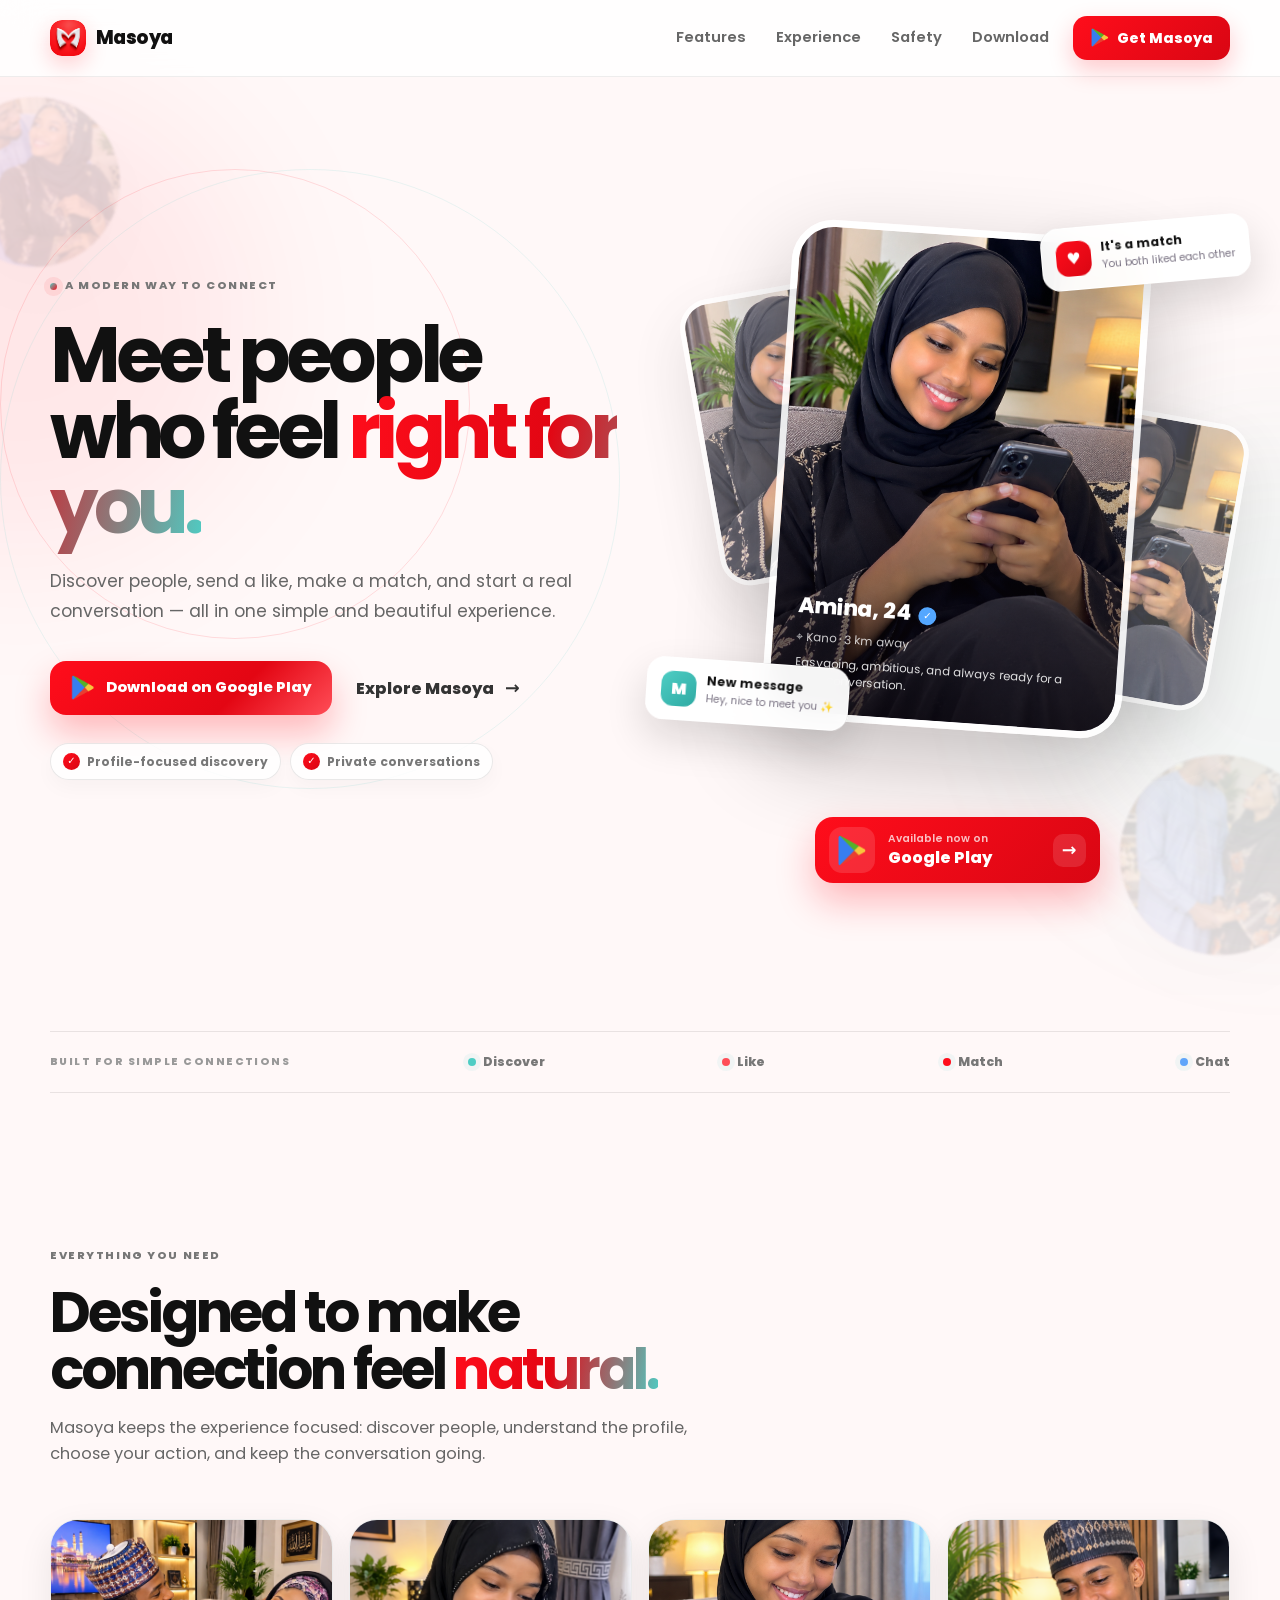
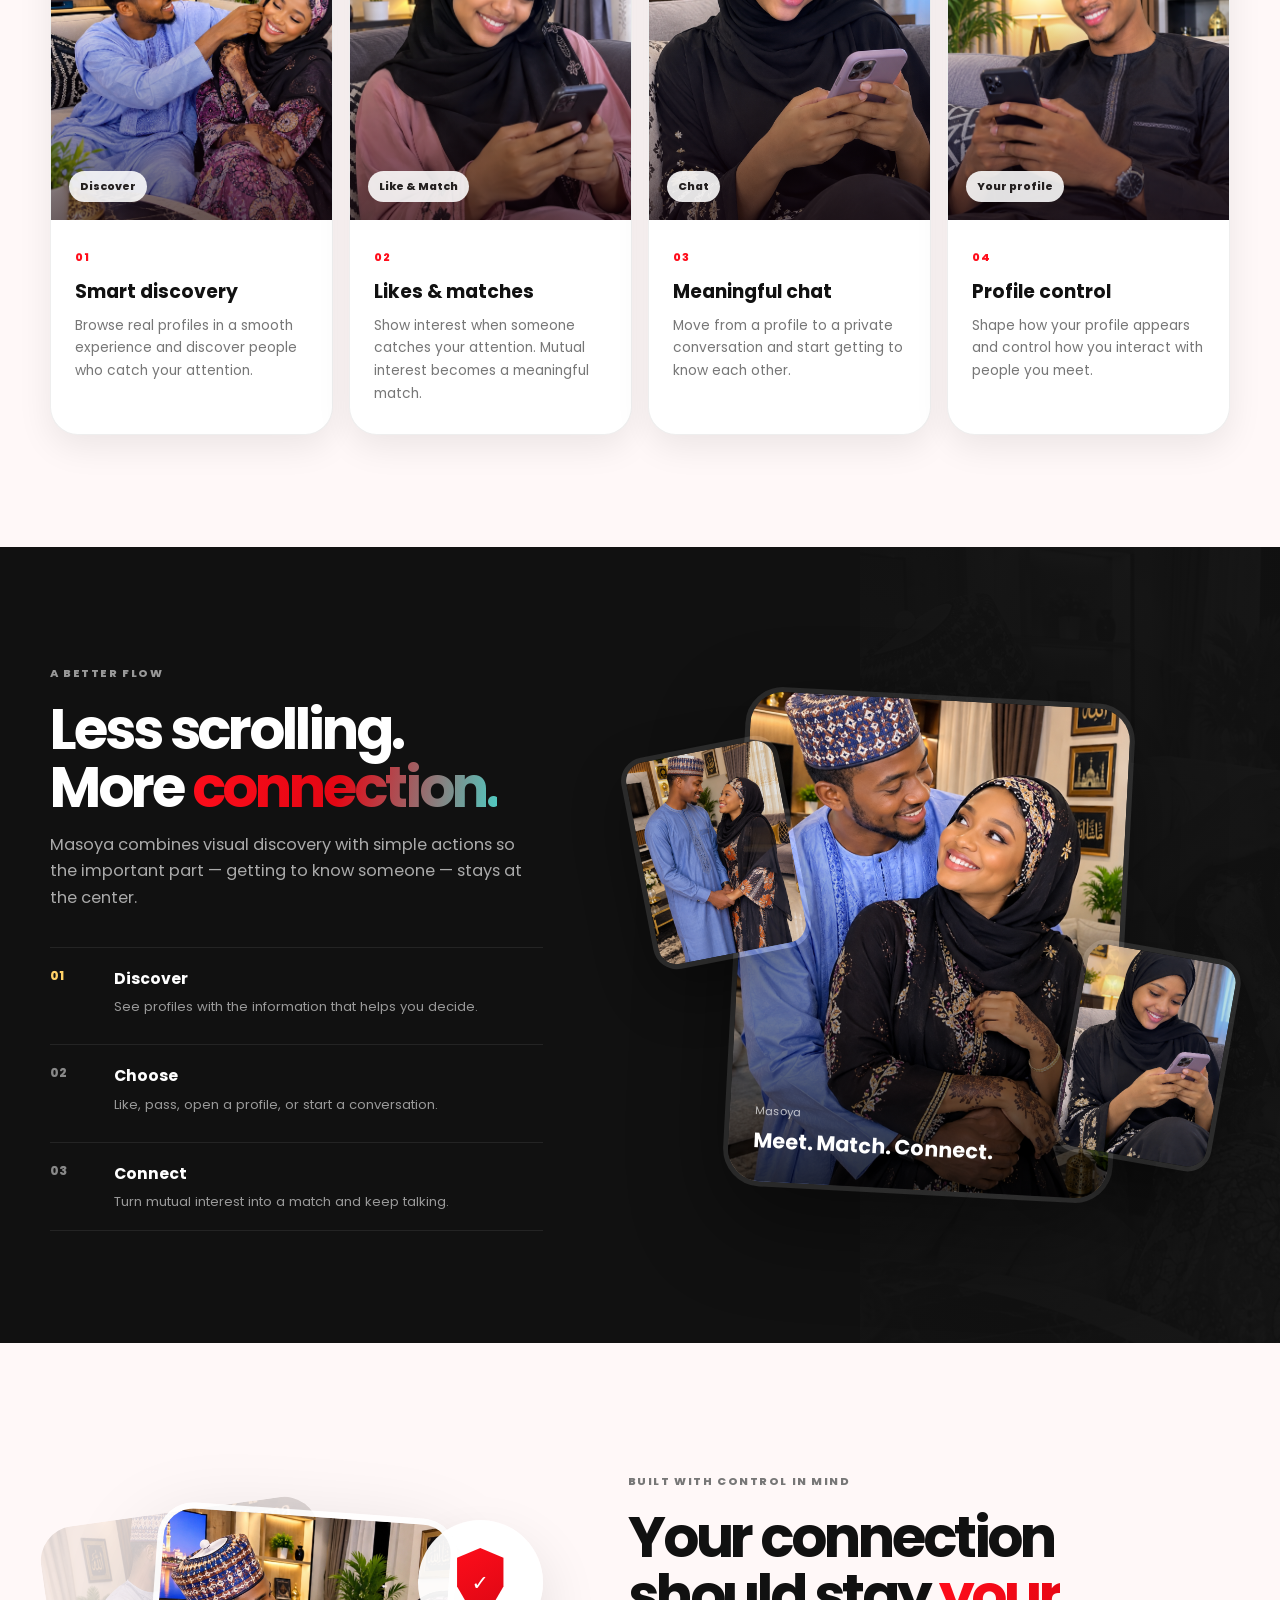
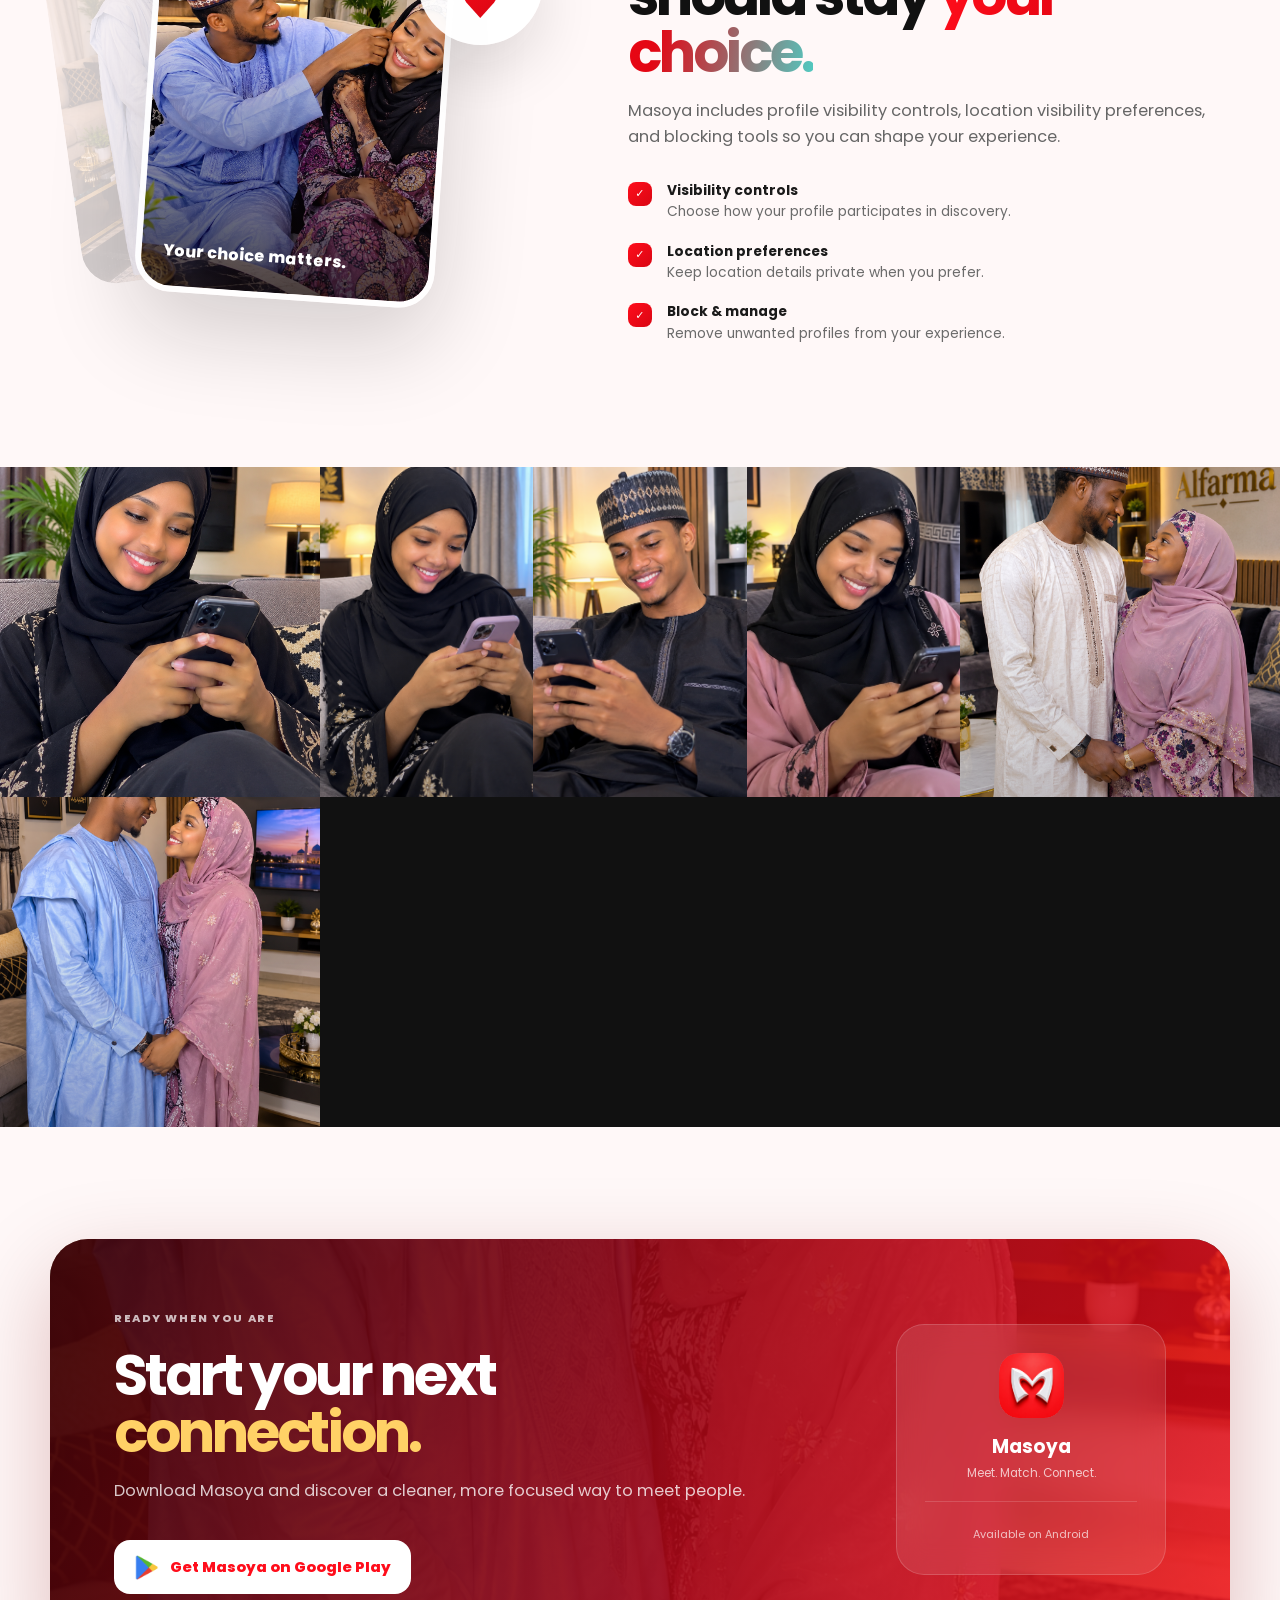
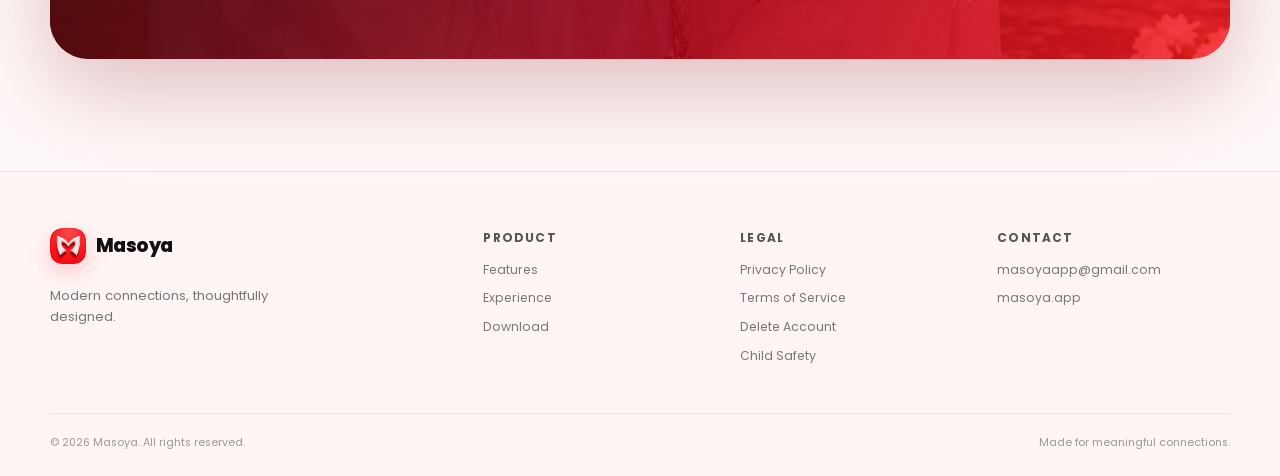
<file: index.html>
<!doctype html>
<html lang="en">

<head>
  <meta charset="utf-8">

  <meta
    name="viewport"
    content="width=device-width, initial-scale=1"
  >

  <meta
    name="description"
    content="Masoya — discover people, make meaningful matches, and chat with people you connect with."
  >

  <meta
    name="theme-color"
    content="#FF0D1B"
  >

  <meta
    name="robots"
    content="index, follow"
  >

  <!-- =======================================================
       CANONICAL
  ======================================================== -->

  <link
    rel="canonical"
    href="https://masoya.app/"
  >


  <!-- =======================================================
       OPEN GRAPH
  ======================================================== -->

  <meta
    property="og:title"
    content="Masoya — Meet. Match. Connect."
  >

  <meta
    property="og:description"
    content="A modern dating experience built around discovery, genuine connections, and private conversations."
  >

  <meta
    property="og:type"
    content="website"
  >

  <meta
    property="og:url"
    content="https://masoya.app/"
  >

  <meta
    property="og:site_name"
    content="Masoya"
  >

  <meta
    property="og:image"
    content="https://masoya.app/assets/images/social-preview.jpg"
  >

  <meta
    name="twitter:card"
    content="summary_large_image"
  >

  <meta
    name="twitter:title"
    content="Masoya — Meet. Match. Connect."
  >

  <meta
    name="twitter:description"
    content="A modern dating experience built around discovery, genuine connections, and private conversations."
  >

  <meta
    name="twitter:image"
    content="https://masoya.app/assets/images/social-preview.jpg"
  >


  <!-- =======================================================
       TITLE / FAVICON
  ======================================================== -->

  <title>
    Masoya — Meet. Match. Connect.
  </title>


  <link
    rel="icon"
    href="assets/logo.svg"
    type="image/svg+xml"
  >


  <!-- =======================================================
       NOTE:
       site.webmanifest intentionally NOT linked.
       This prevents the landing page from advertising itself
       as an installable PWA.
  ======================================================== -->


  <!-- =======================================================
       GOOGLE FONTS
  ======================================================== -->

  <link
    rel="preconnect"
    href="https://fonts.googleapis.com"
  >

  <link
    rel="preconnect"
    href="https://fonts.gstatic.com"
    crossorigin
  >

  <link
    href="https://fonts.googleapis.com/css2?family=Poppins:wght@400;500;600;700;800&display=swap"
    rel="stylesheet"
  >


  <!-- =======================================================
       CSS
  ======================================================== -->

  <link
    rel="stylesheet"
    href="assets/css/styles.css"
  >

</head>


<body>


  <!-- =======================================================
       BACKGROUND GLOWS
  ======================================================== -->

  <div
    class="page-glow glow-one"
    aria-hidden="true"
  ></div>

  <div
    class="page-glow glow-two"
    aria-hidden="true"
  ></div>


  <!-- =======================================================
       HEADER
  ======================================================== -->

  <header
    class="site-header"
    id="top"
  >

    <div class="container nav-wrap">


      <!-- ===================================================
           BRAND
      ==================================================== -->

      <a
        class="brand"
        href="#top"
        aria-label="Masoya home"
      >

        <span class="logo-box">

          <img
            src="assets/logo.svg"
            alt="Masoya"
            class="brand-mark"
          >

        </span>

        <span class="brand-name">
          Masoya
        </span>

      </a>


      <!-- ===================================================
           DESKTOP NAVIGATION
      ==================================================== -->

      <nav
        class="desktop-nav"
        aria-label="Primary navigation"
      >

        <a href="#features">
          Features
        </a>

        <a href="#experience">
          Experience
        </a>

        <a href="#safety">
          Safety
        </a>

        <a href="#download">
          Download
        </a>

      </nav>


      <!-- ===================================================
           DESKTOP GET MASOYA
      ==================================================== -->

      <a
        class="nav-cta"
        href="https://play.google.com/store/apps/details?id=com.nemaj.masoya"
        target="_blank"
        rel="noopener noreferrer"
        aria-label="Get Masoya on Google Play"
      >

        <span class="play-store-icon small">

          <img
            src="assets/images/google-play.png"
            alt=""
          >

        </span>

        Get Masoya

      </a>


      <!-- ===================================================
           MOBILE MENU TOGGLE
      ==================================================== -->

      <button
        class="menu-toggle"
        type="button"
        aria-label="Open menu"
        aria-expanded="false"
        aria-controls="mobile-menu"
      >

        <span></span>
        <span></span>
        <span></span>

      </button>

    </div>


    <!-- =====================================================
         MOBILE MENU
    ====================================================== -->

    <div
      class="mobile-menu"
      id="mobile-menu"
    >

      <a href="#features">
        Features
      </a>

      <a href="#experience">
        Experience
      </a>

      <a href="#safety">
        Safety
      </a>

      <a href="#download">
        Download
      </a>


      <a
        class="mobile-cta"
        href="https://play.google.com/store/apps/details?id=com.nemaj.masoya"
        target="_blank"
        rel="noopener noreferrer"
        aria-label="Get Masoya on Google Play"
      >

        <span class="play-store-icon small">

          <img
            src="assets/images/google-play.png"
            alt=""
          >

        </span>

        Get Masoya

      </a>

    </div>

  </header>


  <!-- =======================================================
       MAIN
  ======================================================== -->

  <main>


    <!-- =====================================================
         HERO
    ====================================================== -->

    <section
      class="hero section"
      aria-labelledby="hero-title"
    >


      <!-- ===================================================
           DECORATIVE PEOPLE
      ==================================================== -->

      <div
        class="hero-bg-person person-left"
        aria-hidden="true"
      >

        <img
          src="assets/images/couple.jpg"
          alt=""
          loading="lazy"
        >

      </div>


      <div
        class="hero-bg-person person-right"
        aria-hidden="true"
      >

        <img
          src="assets/images/ahmed.jpg"
          alt=""
          loading="lazy"
        >

      </div>


      <!-- ===================================================
           DECORATIVE RINGS
      ==================================================== -->

      <div
        class="hero-bg-ring ring-one"
        aria-hidden="true"
      ></div>

      <div
        class="hero-bg-ring ring-two"
        aria-hidden="true"
      ></div>


      <div class="container hero-grid">


        <!-- =================================================
             HERO COPY
             Desktop: LEFT
             Mobile: BELOW VISUAL
        ================================================== -->

        <div
          class="hero-copy reveal"
        >

          <div class="eyebrow">

            <span class="eyebrow-dot"></span>

            A modern way to connect

          </div>


          <h1 id="hero-title">

            Meet people who feel

            <span class="gradient-text">
              right for you.
            </span>

          </h1>


          <p class="hero-text">

            Discover people, send a like, make a match,
            and start a real conversation — all in one
            simple and beautiful experience.

          </p>


          <div class="hero-actions">

            <a
              class="btn btn-primary"
              href="https://play.google.com/store/apps/details?id=com.nemaj.masoya"
              target="_blank"
              rel="noopener noreferrer"
              aria-label="Download Masoya from Google Play"
            >

              <span class="play-store-icon">

                <img
                  src="assets/images/google-play.png"
                  alt=""
                >

              </span>

              Download on Google Play

            </a>


            <a
              class="text-link"
              href="#features"
            >

              Explore Masoya

              <span>
                →
              </span>

            </a>

          </div>


          <div class="trust-row">

            <div class="trust-pill">

              <span class="check">
                ✓
              </span>

              Profile-focused discovery

            </div>


            <div class="trust-pill">

              <span class="check">
                ✓
              </span>

              Private conversations

            </div>

          </div>

        </div>


        <!-- =================================================
             HERO VISUAL
             Desktop: RIGHT
             Mobile: FIRST
        ================================================== -->

        <div
          class="hero-visual reveal reveal-delay"
        >


          <!-- =================================================
               IMAGE + FLOATING CARDS
          ================================================== -->

          <div class="hero-media-stage">


            <!-- =============================================
                 BACK IMAGE 1
            ============================================== -->

            <div class="hero-image-back back-one">

              <img
                src="assets/images/amina.jpg"
                alt=""
                loading="lazy"
              >

            </div>


            <!-- =============================================
                 BACK IMAGE 2
            ============================================== -->

            <div class="hero-image-back back-two">

              <img
                src="assets/images/amina.jpg"
                alt=""
                loading="lazy"
              >

            </div>


            <!-- =============================================
                 MAIN AMINA PROFILE
            ============================================== -->

            <div class="hero-image-main">

              <img
                src="assets/images/amina.jpg"
                alt="Amina"
              >


              <div class="hero-image-overlay"></div>


              <div class="hero-profile-info">


                <div class="hero-profile-name">

                  Amina, 24

                  <span class="verified">
                    ✓
                  </span>

                </div>


                <div class="hero-profile-location">

                  ⌖ Kano · 3 km away

                </div>


                <div class="hero-profile-bio">

                  Easygoing, ambitious, and always ready
                  for a good conversation.

                </div>

              </div>

            </div>


            <!-- =============================================
                 MATCH BANNER
            ============================================== -->

            <div
              class="floating-card like-card"
              aria-label="It's a match"
            >

              <div class="floating-icon like-icon">
                ♥
              </div>


              <div class="floating-card-copy">

                <strong>
                  It's a match
                </strong>

                <span>
                  You both liked each other
                </span>

              </div>

            </div>


            <!-- =============================================
                 MESSAGE BANNER
            ============================================== -->

            <div
              class="floating-card message-card"
              aria-label="New message"
            >

              <div class="message-avatar">
                M
              </div>


              <div class="floating-card-copy">

                <strong>
                  New message
                </strong>

                <span>
                  Hey, nice to meet you ✨
                </span>

              </div>

            </div>


          </div>


          <!-- =================================================
               SEPARATE HERO DOWNLOAD BUTTON
               NOT INSIDE ANY BANNER
          ================================================== -->

          <div class="hero-download-wrap">

            <a
              class="hero-download-btn"
              href="https://play.google.com/store/apps/details?id=com.nemaj.masoya"
              target="_blank"
              rel="noopener noreferrer"
              aria-label="Download Masoya on Google Play"
            >

              <span class="hero-download-icon">

                <img
                  src="assets/images/google-play.png"
                  alt=""
                >

              </span>


              <span class="hero-download-content">

                <small>
                  Available now on
                </small>

                <strong>
                  Google Play
                </strong>

              </span>


              <span class="hero-download-arrow">
                →
              </span>

            </a>

          </div>


        </div>

      </div>

    </section>


    <!-- =====================================================
         CONNECTION STRIP
    ====================================================== -->

    <section
      class="connection-strip section-sm"
    >

      <div
        class="container connection-strip-inner"
      >

        <span class="muted-label">
          BUILT FOR SIMPLE CONNECTIONS
        </span>


        <div class="mini-feature">

          <span class="mini-dot"></span>

          Discover

        </div>


        <div class="mini-feature">

          <span class="mini-dot pink"></span>

          Like

        </div>


        <div class="mini-feature">

          <span class="mini-dot red"></span>

          Match

        </div>


        <div class="mini-feature">

          <span class="mini-dot blue"></span>

          Chat

        </div>

      </div>

    </section>


    <!-- =====================================================
         FEATURES
    ====================================================== -->

    <section
      class="section features-section"
      id="features"
    >

      <div class="container">


        <div
          class="section-heading reveal"
        >

          <div class="eyebrow">
            Everything you need
          </div>


          <h2>

            Designed to make connection feel

            <span class="gradient-text">
              natural.
            </span>

          </h2>


          <p>

            Masoya keeps the experience focused:
            discover people, understand the profile,
            choose your action, and keep the conversation going.

          </p>

        </div>


        <div class="feature-photo-grid">


          <!-- =================================================
               DISCOVER
          ================================================== -->

          <article
            class="feature-photo-card reveal"
          >

            <div class="feature-photo">

              <img
                src="assets/images/abdullahi.jpg"
                alt="Discover"
                loading="lazy"
              >

              <div class="feature-photo-gradient"></div>

              <div class="photo-label">
                Discover
              </div>

            </div>


            <div class="feature-photo-content">

              <span class="feature-number">
                01
              </span>


              <h3>
                Smart discovery
              </h3>


              <p>

                Browse real profiles in a smooth
                experience and discover people
                who catch your attention.

              </p>

            </div>

          </article>


          <!-- =================================================
               MATCH
          ================================================== -->

          <article
            class="feature-photo-card reveal reveal-delay"
          >

            <div class="feature-photo">

              <img
                src="assets/images/maryam.jpg"
                alt="Likes and matches"
                loading="lazy"
              >

              <div class="feature-photo-gradient"></div>

              <div class="photo-label">
                Like & Match
              </div>

            </div>


            <div class="feature-photo-content">

              <span class="feature-number">
                02
              </span>


              <h3>
                Likes & matches
              </h3>


              <p>

                Show interest when someone catches
                your attention. Mutual interest becomes
                a meaningful match.

              </p>

            </div>

          </article>


          <!-- =================================================
               CHAT
          ================================================== -->

          <article
            class="feature-photo-card reveal reveal-delay-2"
          >

            <div class="feature-photo">

              <img
                src="assets/images/hauwa.jpg"
                alt="Chat"
                loading="lazy"
              >

              <div class="feature-photo-gradient"></div>

              <div class="photo-label">
                Chat
              </div>

            </div>


            <div class="feature-photo-content">

              <span class="feature-number">
                03
              </span>


              <h3>
                Meaningful chat
              </h3>


              <p>

                Move from a profile to a private
                conversation and start getting
                to know each other.

              </p>

            </div>

          </article>


          <!-- =================================================
               PROFILE
          ================================================== -->

          <article
            class="feature-photo-card reveal"
          >

            <div class="feature-photo">

              <img
                src="assets/images/nazeer.jpg"
                alt="Profile"
                loading="lazy"
              >

              <div class="feature-photo-gradient"></div>

              <div class="photo-label">
                Your profile
              </div>

            </div>


            <div class="feature-photo-content">

              <span class="feature-number">
                04
              </span>


              <h3>
                Profile control
              </h3>


              <p>

                Shape how your profile appears
                and control how you interact
                with people you meet.

              </p>

            </div>

          </article>

        </div>

      </div>

    </section>


    <!-- =====================================================
         EXPERIENCE
    ====================================================== -->

    <section
      class="section dark-section"
      id="experience"
    >

      <div class="experience-bg-photo">

        <img
          src="assets/images/abdullahi.jpg"
          alt=""
          loading="lazy"
        >

      </div>


      <div class="experience-bg-overlay"></div>


      <div class="container experience-grid">


        <div
          class="experience-copy reveal"
        >

          <div class="eyebrow eyebrow-light">
            A better flow
          </div>


          <h2>

            Less scrolling.
            More

            <span class="gradient-text">
              connection.
            </span>

          </h2>


          <p>

            Masoya combines visual discovery with
            simple actions so the important part —
            getting to know someone — stays at the center.

          </p>


          <div class="step-list">


            <div class="step active">

              <span class="step-number">
                01
              </span>

              <div>

                <strong>
                  Discover
                </strong>

                <p>
                  See profiles with the information
                  that helps you decide.
                </p>

              </div>

            </div>


            <div class="step">

              <span class="step-number">
                02
              </span>

              <div>

                <strong>
                  Choose
                </strong>

                <p>
                  Like, pass, open a profile,
                  or start a conversation.
                </p>

              </div>

            </div>


            <div class="step">

              <span class="step-number">
                03
              </span>

              <div>

                <strong>
                  Connect
                </strong>

                <p>
                  Turn mutual interest into a match
                  and keep talking.
                </p>

              </div>

            </div>


          </div>

        </div>


        <div
          class="experience-visual reveal reveal-delay"
        >

          <div class="experience-photo-main">

            <img
              src="assets/images/couple.jpg"
              alt="Two people connecting"
              loading="lazy"
            >

            <div class="experience-photo-overlay"></div>


            <div class="experience-photo-text">

              <span>
                Masoya
              </span>

              <strong>
                Meet. Match. Connect.
              </strong>

            </div>

          </div>


          <div class="experience-photo-small small-one">

            <img
              src="assets/images/ahmed.jpg"
              alt=""
              loading="lazy"
            >

          </div>


          <div class="experience-photo-small small-two">

            <img
              src="assets/images/hauwa.jpg"
              alt=""
              loading="lazy"
            >

          </div>

        </div>

      </div>

    </section>


    <!-- =====================================================
         SAFETY
    ====================================================== -->

    <section
      class="section safety-section"
      id="safety"
    >

      <div class="container safety-grid">


        <div class="safety-visual reveal">

          <div class="safety-image-bg">

            <img
              src="assets/images/fatima.jpg"
              alt=""
              loading="lazy"
            >

          </div>


          <div class="safety-image-card">

            <img
              src="assets/images/abdullahi.jpg"
              alt=""
              loading="lazy"
            >

            <div class="safety-image-overlay"></div>


            <div class="safety-image-title">
              Your choice matters.
            </div>

          </div>


          <div class="shield-ring">

            <div class="shield">
              ✓
            </div>

          </div>

        </div>


        <div
          class="safety-copy reveal reveal-delay"
        >

          <div class="eyebrow">
            Built with control in mind
          </div>


          <h2>

            Your connection should stay

            <span class="gradient-text">
              your choice.
            </span>

          </h2>


          <p>

            Masoya includes profile visibility controls,
            location visibility preferences, and blocking
            tools so you can shape your experience.

          </p>


          <div class="safety-points">


            <div>

              <span>
                ✓
              </span>

              <p>

                <strong>
                  Visibility controls
                </strong>

                <br>

                Choose how your profile participates
                in discovery.

              </p>

            </div>


            <div>

              <span>
                ✓
              </span>

              <p>

                <strong>
                  Location preferences
                </strong>

                <br>

                Keep location details private when
                you prefer.

              </p>

            </div>


            <div>

              <span>
                ✓
              </span>

              <p>

                <strong>
                  Block & manage
                </strong>

                <br>

                Remove unwanted profiles from
                your experience.

              </p>

            </div>

          </div>

        </div>

      </div>

    </section>


    <!-- =====================================================
         PHOTO WALL
    ====================================================== -->

    <section class="photo-wall-section">

      <div class="photo-wall">


        <div class="wall-image wall-large">

          <img
            src="assets/images/amina.jpg"
            alt="Masoya community"
            loading="lazy"
          >

        </div>


        <div class="wall-image">

          <img
            src="assets/images/hauwa.jpg"
            alt=""
            loading="lazy"
          >

        </div>


        <div class="wall-image">

          <img
            src="assets/images/nazeer.jpg"
            alt=""
            loading="lazy"
          >

        </div>


        <div class="wall-image">

          <img
            src="assets/images/maryam.jpg"
            alt=""
            loading="lazy"
          >

        </div>


        <div class="wall-image">

          <img
            src="assets/images/zainab.jpg"
            alt=""
            loading="lazy"
          >

        </div>


        <div class="wall-image wall-wide">

          <img
            src="assets/images/lifestyle.jpg"
            alt=""
            loading="lazy"
          >

        </div>

      </div>

    </section>


    <!-- =====================================================
         DOWNLOAD SECTION
    ====================================================== -->

    <section
      class="section"
      id="download"
    >

      <div class="container">


        <div class="download-box reveal">


          <div class="download-background">

            <img
              src="assets/images/lifestyle.jpg"
              alt=""
              loading="lazy"
            >

          </div>


          <div class="download-overlay"></div>


          <div class="download-copy">

            <div class="eyebrow eyebrow-white">
              Ready when you are
            </div>


            <h2>

              Start your next

              <span>
                connection.
              </span>

            </h2>


            <p>

              Download Masoya and discover a cleaner,
              more focused way to meet people.

            </p>


            <a
              class="btn download-btn"
              href="https://play.google.com/store/apps/details?id=com.nemaj.masoya"
              target="_blank"
              rel="noopener noreferrer"
              aria-label="Get Masoya on Google Play"
            >

              <span class="play-store-icon">

                <img
                  src="assets/images/google-play.png"
                  alt=""
                >

              </span>

              Get Masoya on Google Play

            </a>

          </div>


          <div class="download-badge">

            <div class="badge-icon logo-badge">

              <img
                src="assets/logo.svg"
                alt="Masoya"
              >

            </div>


            <strong>
              Masoya
            </strong>


            <span>
              Meet. Match. Connect.
            </span>


            <div class="badge-line"></div>


            <small>
              Available on Android
            </small>

          </div>

        </div>

      </div>

    </section>

  </main>


  <!-- =======================================================
       FOOTER
  ======================================================== -->

  <footer class="site-footer">

    <div class="container footer-grid">


      <div class="footer-brand">

        <a
          class="brand"
          href="#top"
        >

          <span class="logo-box">

            <img
              src="assets/logo.svg"
              alt="Masoya"
              class="brand-mark"
            >

          </span>

          <span class="brand-name">
            Masoya
          </span>

        </a>


        <p>
          Modern connections,
          thoughtfully designed.
        </p>

      </div>


      <div class="footer-links">


        <div>

          <strong>
            Product
          </strong>

          <a href="#features">
            Features
          </a>

          <a href="#experience">
            Experience
          </a>

          <a href="#download">
            Download
          </a>

        </div>


        <div>

          <strong>
            Legal
          </strong>

          <a href="/privacy-policy/">
            Privacy Policy
          </a>

          <a href="/terms-of-service/">
            Terms of Service
          </a>

          <a href="/account-deletion/">
            Delete Account
          </a>

          <a href="/child-safety/">
            Child Safety
          </a>

        </div>


        <div>

          <strong>
            Contact
          </strong>

          <a href="mailto:masoyaapp@gmail.com">
            masoyaapp@gmail.com
          </a>

          <a
            href="https://masoya.app/"
            target="_blank"
            rel="noopener noreferrer"
          >
            masoya.app
          </a>

        </div>


      </div>

    </div>


    <div class="container footer-bottom">

      <span>

        ©
        <span id="year"></span>
        Masoya. All rights reserved.

      </span>


      <span>
        Made for meaningful connections.
      </span>

    </div>

  </footer>


  <!-- =======================================================
       JAVASCRIPT
  ======================================================== -->

  <script
    src="assets/js/main.js"
    defer
  ></script>

</body>

</html>
</file>
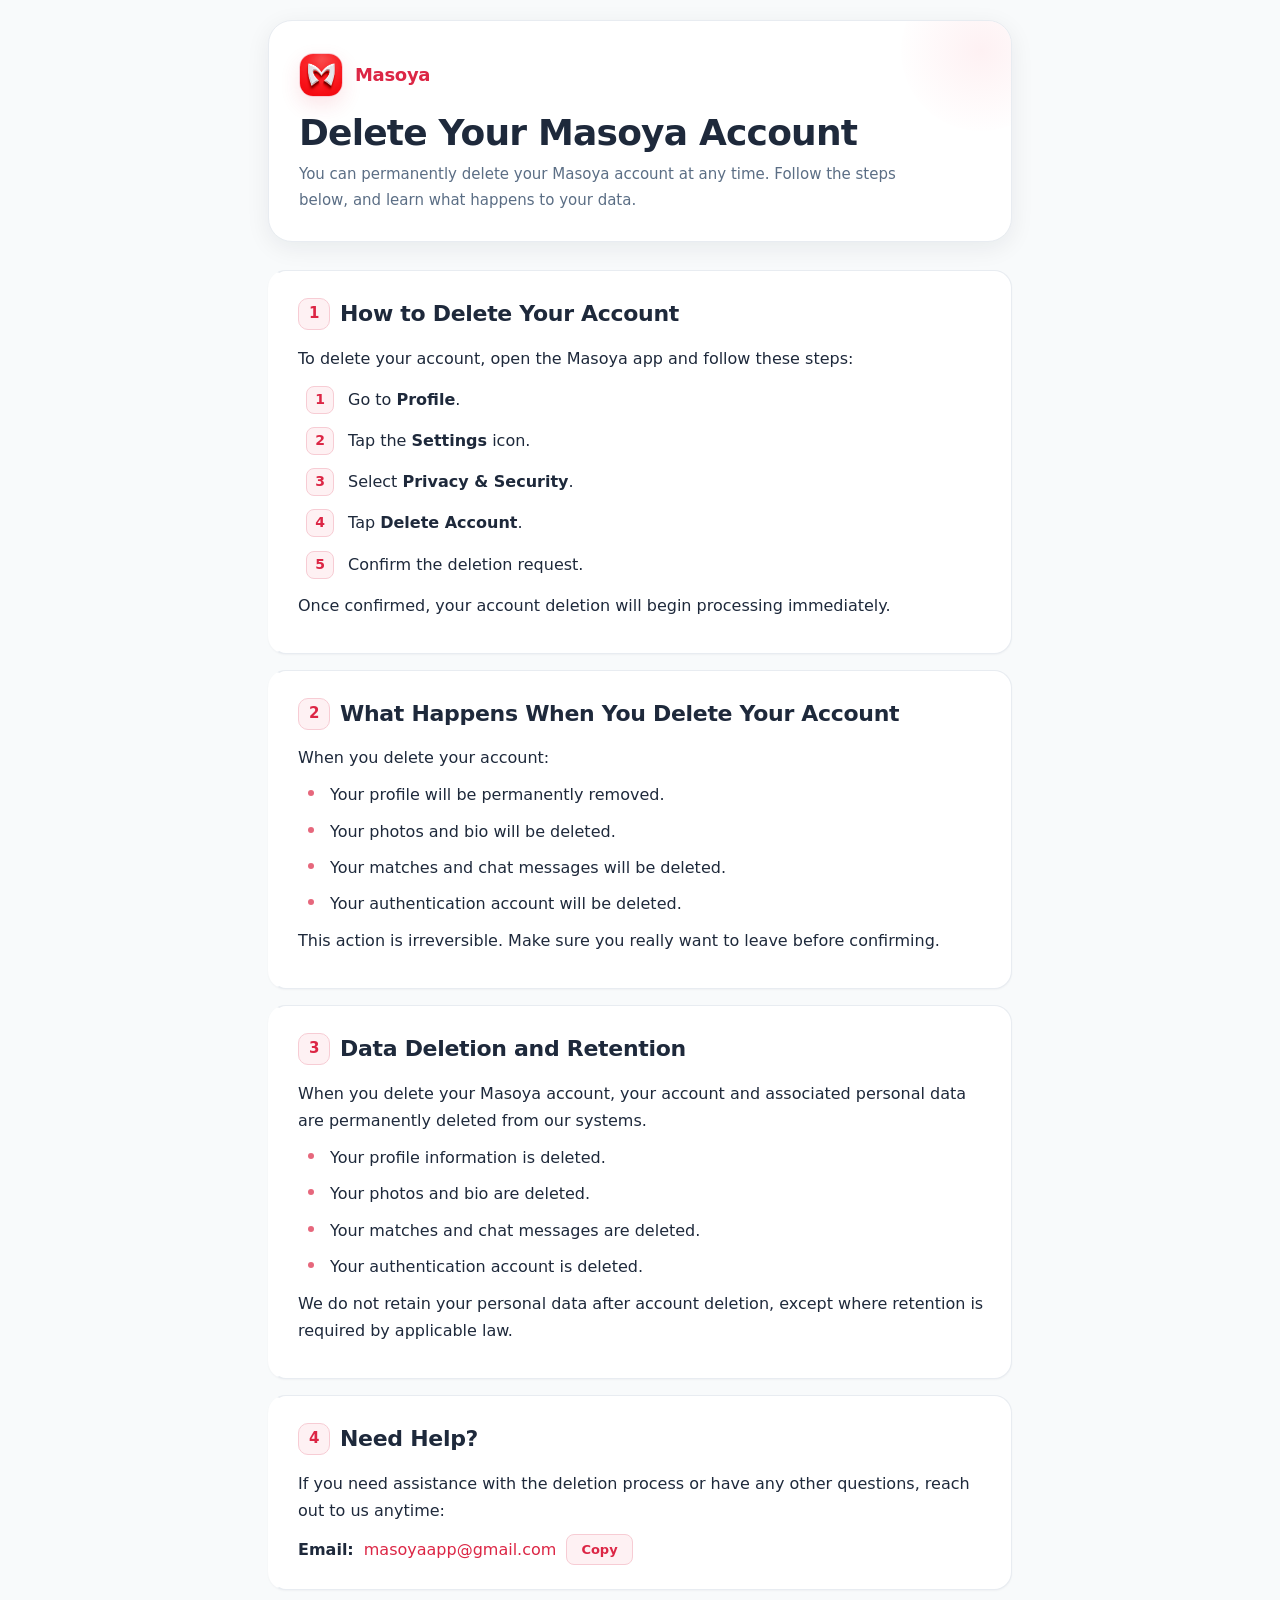
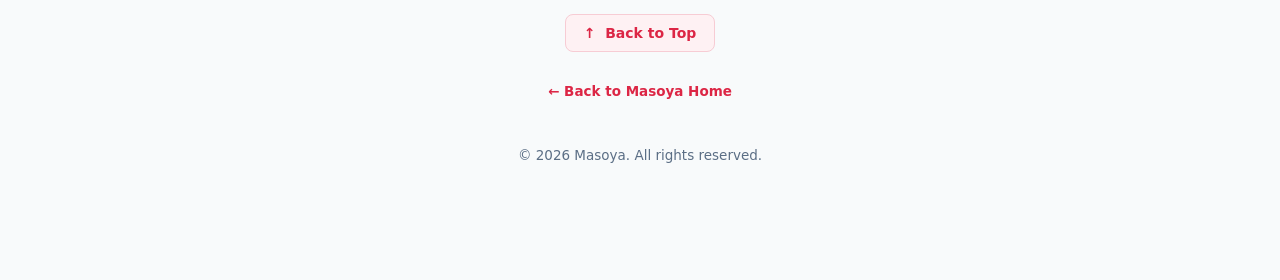
<file: account-deletion/index.html>
<!DOCTYPE html>
<html lang="en" data-theme="light">
<head>
    <meta charset="UTF-8" />
    <meta name="viewport" content="width=device-width, initial-scale=1.0" />
    <meta name="description" content="Learn how to delete your Masoya account permanently. Step-by-step instructions and data handling information." />
    <meta name="theme-color" content="#ffffff" />
    <meta name="color-scheme" content="light dark" />
    <meta name="robots" content="index, follow" />
    <link rel="canonical" href="https://masoya.app/account-deletion/" />
    <link rel="icon" href="/assets/logo.svg" type="image/svg+xml" />
    <title>Delete Your Account · Masoya</title>

    <style>
        :root {
            --bg: #f8fafb;
            --card-bg: #ffffff;
            --text: #1e293b;
            --text-secondary: #5b6e85;
            --accent: #dc2645;
            --accent-soft: #fef1f3;
            --accent-border: #f7ccd4;
            --border: #e8ecf1;
            --shadow-sm: 0 1px 2px rgba(16, 24, 40, 0.04);
            --shadow-md: 0 6px 24px rgba(16, 24, 40, 0.07);
            --shadow-lg: 0 18px 48px rgba(16, 24, 40, 0.10);
            --radius-sm: 10px;
            --radius: 18px;
            --radius-lg: 24px;
            --max-width: 780px;
            --font-sans: 'Inter', system-ui, -apple-system, 'Segoe UI', Roboto, Helvetica, Arial, sans-serif;
            --transition: 180ms ease-out;
        }

        [data-theme="dark"] {
            --bg: #0f1419;
            --card-bg: #1a1f27;
            --text: #e6ecf3;
            --text-secondary: #94a3b8;
            --accent: #f34b68;
            --accent-soft: #251318;
            --accent-border: #3d1f28;
            --border: #29303b;
            --shadow-sm: 0 1px 2px rgba(0, 0, 0, 0.18);
            --shadow-md: 0 6px 24px rgba(0, 0, 0, 0.28);
            --shadow-lg: 0 18px 48px rgba(0, 0, 0, 0.35);
        }

        @media (prefers-color-scheme: dark) {
            :root:not([data-theme="light"]) {
                --bg: #0f1419;
                --card-bg: #1a1f27;
                --text: #e6ecf3;
                --text-secondary: #94a3b8;
                --accent: #f34b68;
                --accent-soft: #251318;
                --accent-border: #3d1f28;
                --border: #29303b;
                --shadow-sm: 0 1px 2px rgba(0, 0, 0, 0.18);
                --shadow-md: 0 6px 24px rgba(0, 0, 0, 0.28);
                --shadow-lg: 0 18px 48px rgba(0, 0, 0, 0.35);
            }
        }

        *,
        *::before,
        *::after {
            box-sizing: border-box;
        }

        html {
            scroll-behavior: smooth;
        }

        body {
            margin: 0;
            font-family: var(--font-sans);
            background: var(--bg);
            color: var(--text);
            line-height: 1.7;
            font-size: 16px;
            -webkit-font-smoothing: antialiased;
            -moz-osx-font-smoothing: grayscale;
            transition: background var(--transition), color var(--transition);
            padding-bottom: 40px;
        }

        .wrap {
            max-width: var(--max-width);
            margin: 0 auto;
            padding: 20px 18px 60px;
        }

        /* Hero */
        .hero {
            background: var(--card-bg);
            border: 1px solid var(--border);
            border-radius: var(--radius-lg);
            padding: 32px 30px 28px;
            box-shadow: var(--shadow-md);
            margin-bottom: 28px;
            position: relative;
            overflow: hidden;
            transition: box-shadow var(--transition), border-color var(--transition);
        }

        .hero::after {
            content: '';
            position: absolute;
            top: -50px;
            right: -50px;
            width: 160px;
            height: 160px;
            background: radial-gradient(circle, var(--accent-soft) 0%, transparent 75%);
            border-radius: 50%;
            pointer-events: none;
            z-index: 0;
        }

        .hero > * {
            position: relative;
            z-index: 1;
        }

        .brand-row {
            display: flex;
            align-items: center;
            gap: 12px;
            margin-bottom: 14px;
        }

        .logo {
            width: 44px;
            height: 44px;
            border-radius: 14px;
            object-fit: cover;
            display: block;
            background: #ffffff;
            border: 1.5px solid var(--accent-border);
            box-shadow: 0 8px 20px rgba(220, 38, 69, 0.12);
            transition: transform var(--transition);
        }

        .logo:hover {
            transform: scale(1.05);
        }

        .brand-name {
            font-weight: 700;
            font-size: 18px;
            color: var(--accent);
            letter-spacing: -0.3px;
            text-decoration: none;
        }

        .brand-name:hover {
            text-decoration: underline;
            text-underline-offset: 3px;
        }

        .hero h1 {
            margin: 0 0 8px;
            font-size: 36px;
            font-weight: 800;
            letter-spacing: -0.8px;
            line-height: 1.2;
            color: var(--text);
        }

        .hero .subtitle {
            color: var(--text-secondary);
            font-size: 15px;
            margin: 0;
            max-width: 600px;
        }

        /* Cards */
        .card {
            background: var(--card-bg);
            border: 1px solid var(--border);
            border-radius: var(--radius);
            padding: 24px 26px;
            box-shadow: var(--shadow-sm);
            margin-bottom: 16px;
            border-left: 4px solid transparent;
            transition: all var(--transition);
        }

        .card:hover {
            border-left-color: var(--accent);
            box-shadow: var(--shadow-md);
        }

        .card h2 {
            margin: 0 0 12px;
            font-size: 22px;
            font-weight: 700;
            letter-spacing: -0.3px;
            color: var(--text);
            display: flex;
            align-items: center;
            gap: 10px;
        }

        .card h2 .section-num {
            display: inline-flex;
            align-items: center;
            justify-content: center;
            width: 32px;
            height: 32px;
            border-radius: 10px;
            background: var(--accent-soft);
            color: var(--accent);
            font-size: 15px;
            font-weight: 700;
            flex-shrink: 0;
            border: 1px solid var(--accent-border);
        }

        .card p {
            margin: 10px 0;
            color: var(--text);
        }

        .card ul,
        .card ol {
            margin: 10px 0 0 8px;
            padding: 0;
            list-style: none;
        }

        .card li {
            margin: 9px 0;
            padding-left: 24px;
            position: relative;
            color: var(--text);
        }

        .card ul li::before {
            content: '';
            position: absolute;
            left: 2px;
            top: 9px;
            width: 6px;
            height: 6px;
            border-radius: 50%;
            background: var(--accent);
            opacity: 0.7;
        }

        /* Steps list (ordered) */
        .steps-list {
            counter-reset: step-counter;
            padding-left: 0;
        }

        .steps-list li {
            counter-increment: step-counter;
            padding-left: 42px;
            position: relative;
            margin: 14px 0;
            font-size: 16px;
        }

        .steps-list li::before {
            content: counter(step-counter);
            position: absolute;
            left: 0;
            top: 0;
            width: 28px;
            height: 28px;
            border-radius: 8px;
            background: var(--accent-soft);
            color: var(--accent);
            font-weight: 700;
            font-size: 14px;
            display: flex;
            align-items: center;
            justify-content: center;
            border: 1px solid var(--accent-border);
        }

        .card a {
            color: var(--accent);
            text-decoration: none;
            font-weight: 500;
            transition: color var(--transition);
            word-break: break-all;
        }

        .card a:hover {
            text-decoration: underline;
            text-underline-offset: 3px;
        }

        .contact-row {
            display: flex;
            align-items: center;
            gap: 10px;
            flex-wrap: wrap;
            margin-top: 10px;
        }

        .copy-btn {
            background: var(--accent-soft);
            border: 1px solid var(--accent-border);
            color: var(--accent);
            padding: 7px 14px;
            border-radius: 8px;
            cursor: pointer;
            font-weight: 600;
            font-size: 13px;
            font-family: var(--font-sans);
            transition: all var(--transition);
            white-space: nowrap;
        }

        .copy-btn:hover {
            background: var(--accent);
            color: #fff;
            border-color: var(--accent);
        }

        .copy-btn.copied {
            background: #16a34a;
            border-color: #16a34a;
            color: #fff;
        }

        /* Footer */
        .footer {
            margin-top: 24px;
            text-align: center;
            color: var(--text-secondary);
            font-size: 13.5px;
            display: flex;
            flex-direction: column;
            align-items: center;
            gap: 14px;
        }

        .footer a {
            color: var(--accent);
            text-decoration: none;
            font-weight: 600;
        }

        .footer a:hover {
            text-decoration: underline;
            text-underline-offset: 3px;
        }

        .btt-float {
            position: fixed;
            bottom: 28px;
            right: 28px;
            z-index: 50;
            width: 44px;
            height: 44px;
            border-radius: 50%;
            background: var(--accent);
            color: #fff;
            border: none;
            cursor: pointer;
            font-size: 20px;
            display: flex;
            align-items: center;
            justify-content: center;
            box-shadow: 0 8px 24px rgba(220, 38, 69, 0.28);
            opacity: 0;
            transform: translateY(16px);
            pointer-events: none;
            transition: all 260ms ease-out;
        }

        .btt-float.visible {
            opacity: 1;
            transform: translateY(0);
            pointer-events: auto;
        }

        .btt-float:hover {
            transform: translateY(-3px);
            box-shadow: 0 14px 32px rgba(220, 38, 69, 0.36);
        }

        .btt-float:active {
            transform: scale(0.94);
        }

        :focus-visible {
            outline: 2.5px solid var(--accent);
            outline-offset: 3px;
            border-radius: 6px;
        }

        @media print {
            .btt-float,
            .copy-btn,
            .actions {
                display: none !important;
            }
            body {
                background: #fff;
                color: #000;
                font-size: 14px;
                line-height: 1.6;
            }
            .card {
                box-shadow: none;
                border: 1px solid #ddd;
                border-left: 3px solid #000;
                break-inside: avoid;
                margin-bottom: 10px;
                padding: 16px 18px;
            }
            .hero {
                box-shadow: none;
                border: 1px solid #ddd;
                padding: 20px;
            }
            .wrap {
                max-width: 100%;
                padding: 0;
            }
            a {
                color: #000;
                text-decoration: underline;
            }
            .card h2 .section-num,
            .steps-list li::before {
                background: #eee;
                color: #000;
                border: 1px solid #ccc;
            }
        }

        @media (max-width: 720px) {
            .hero {
                padding: 24px 18px 20px;
            }
            .hero h1 {
                font-size: 28px;
            }
            .card {
                padding: 20px 16px;
            }
            .card h2 {
                font-size: 19px;
            }
            .btt-float {
                bottom: 18px;
                right: 16px;
                width: 40px;
                height: 40px;
                font-size: 18px;
            }
        }

        @media (max-width: 420px) {
            .hero h1 {
                font-size: 24px;
            }
        }
    </style>
</head>
<body>

    <div class="wrap">

        <!-- Hero -->
        <header class="hero">
            <div class="brand-row">
                <img src="/assets/logo.svg" alt="Masoya logo" class="logo" width="44" height="44" loading="eager" />
                <a href="/" class="brand-name">Masoya</a>
            </div>
            <h1>Delete Your Masoya Account</h1>
            <p class="subtitle">
                You can permanently delete your Masoya account at any time. Follow the steps below, and learn what happens to your data.
            </p>
        </header>

        <!-- Steps to Delete -->
        <section class="card" id="steps">
            <h2><span class="section-num">1</span> How to Delete Your Account</h2>
            <p>To delete your account, open the Masoya app and follow these steps:</p>
            <ol class="steps-list">
                <li>Go to <strong>Profile</strong>.</li>
                <li>Tap the <strong>Settings</strong> icon.</li>
                <li>Select <strong>Privacy &amp; Security</strong>.</li>
                <li>Tap <strong>Delete Account</strong>.</li>
                <li>Confirm the deletion request.</li>
            </ol>
            <p>Once confirmed, your account deletion will begin processing immediately.</p>
        </section>

        <!-- What Happens -->
        <section class="card" id="what-happens">
            <h2><span class="section-num">2</span> What Happens When You Delete Your Account</h2>
            <p>When you delete your account:</p>
            <ul>
                <li>Your profile will be permanently removed.</li>
                <li>Your photos and bio will be deleted.</li>
                <li>Your matches and chat messages will be deleted.</li>
                <li>Your authentication account will be deleted.</li>
            </ul>
            <p>This action is irreversible. Make sure you really want to leave before confirming.</p>
        </section>

        <!-- Data Retention -->
        <section class="card" id="retention">
            <h2><span class="section-num">3</span> Data Deletion and Retention</h2>
            <p>
                When you delete your Masoya account, your account and associated personal data are permanently deleted from our systems.
            </p>
            <ul>
                <li>Your profile information is deleted.</li>
                <li>Your photos and bio are deleted.</li>
                <li>Your matches and chat messages are deleted.</li>
                <li>Your authentication account is deleted.</li>
            </ul>
            <p>
                We do not retain your personal data after account deletion, except where retention is required by applicable law.
            </p>
        </section>

        <!-- Contact -->
        <section class="card" id="contact">
            <h2><span class="section-num">4</span> Need Help?</h2>
            <p>
                If you need assistance with the deletion process or have any other questions, reach out to us anytime:
            </p>
            <div class="contact-row">
                <strong>Email:</strong>
                <a href="mailto:masoyaapp@gmail.com">masoyaapp@gmail.com</a>
                <button class="copy-btn" id="copyEmailBtn" aria-label="Copy email address to clipboard">Copy</button>
                <span id="copyFeedback" style="font-size:12px;color:var(--text-secondary);opacity:0;transition:opacity 200ms;">Copied!</span>
            </div>
        </section>

        <!-- Footer -->
        <div class="footer">
            <div class="actions">
                <button class="copy-btn" onclick="scrollToTop()" style="font-size:14px;padding:10px 18px;">
                    &uarr;&nbsp; Back to Top
                </button>
            </div>
            <p><a href="/">&larr; Back to Masoya Home</a></p>
            <p>&copy; <span id="year"></span> Masoya. All rights reserved.</p>
        </div>
    </div>

    <!-- Floating Back-to-Top Button -->
    <button class="btt-float" id="bttFloat" aria-label="Scroll back to top" title="Back to top">
        &uarr;
    </button>

    <script>
        (function() {
            const bttFloat = document.getElementById('bttFloat');
            const copyBtn = document.getElementById('copyEmailBtn');
            const copyFeedback = document.getElementById('copyFeedback');
            const yearSpan = document.getElementById('year');

            if (yearSpan) yearSpan.textContent = new Date().getFullYear();

            function updateBttVisibility() {
                bttFloat.classList.toggle('visible', window.scrollY > 500);
            }

            window.addEventListener('scroll', updateBttVisibility, { passive: true });
            updateBttVisibility();

            window.scrollToTop = function() {
                window.scrollTo({ top: 0, behavior: 'smooth' });
            };

            bttFloat.addEventListener('click', () => window.scrollToTop());

            // Copy email
            if (copyBtn) {
                let copyTimeout;
                const flash = () => {
                    copyBtn.textContent = 'Copied!';
                    copyBtn.classList.add('copied');
                    copyFeedback.style.opacity = '1';
                    clearTimeout(copyTimeout);
                    copyTimeout = setTimeout(() => {
                        copyBtn.textContent = 'Copy';
                        copyBtn.classList.remove('copied');
                        copyFeedback.style.opacity = '0';
                    }, 1800);
                };
                copyBtn.addEventListener('click', async () => {
                    try {
                        await navigator.clipboard.writeText('masoyaapp@gmail.com');
                        flash();
                    } catch {
                        const tempInput = document.createElement('input');
                        tempInput.value = 'masoyaapp@gmail.com';
                        document.body.appendChild(tempInput);
                        tempInput.select();
                        document.execCommand('copy');
                        document.body.removeChild(tempInput);
                        flash();
                    }
                });
            }

            bttFloat.addEventListener('keydown', (e) => {
                if (e.key === 'Escape') bttFloat.blur();
            });
        })();
    </script>
</body>
</html>
</file>
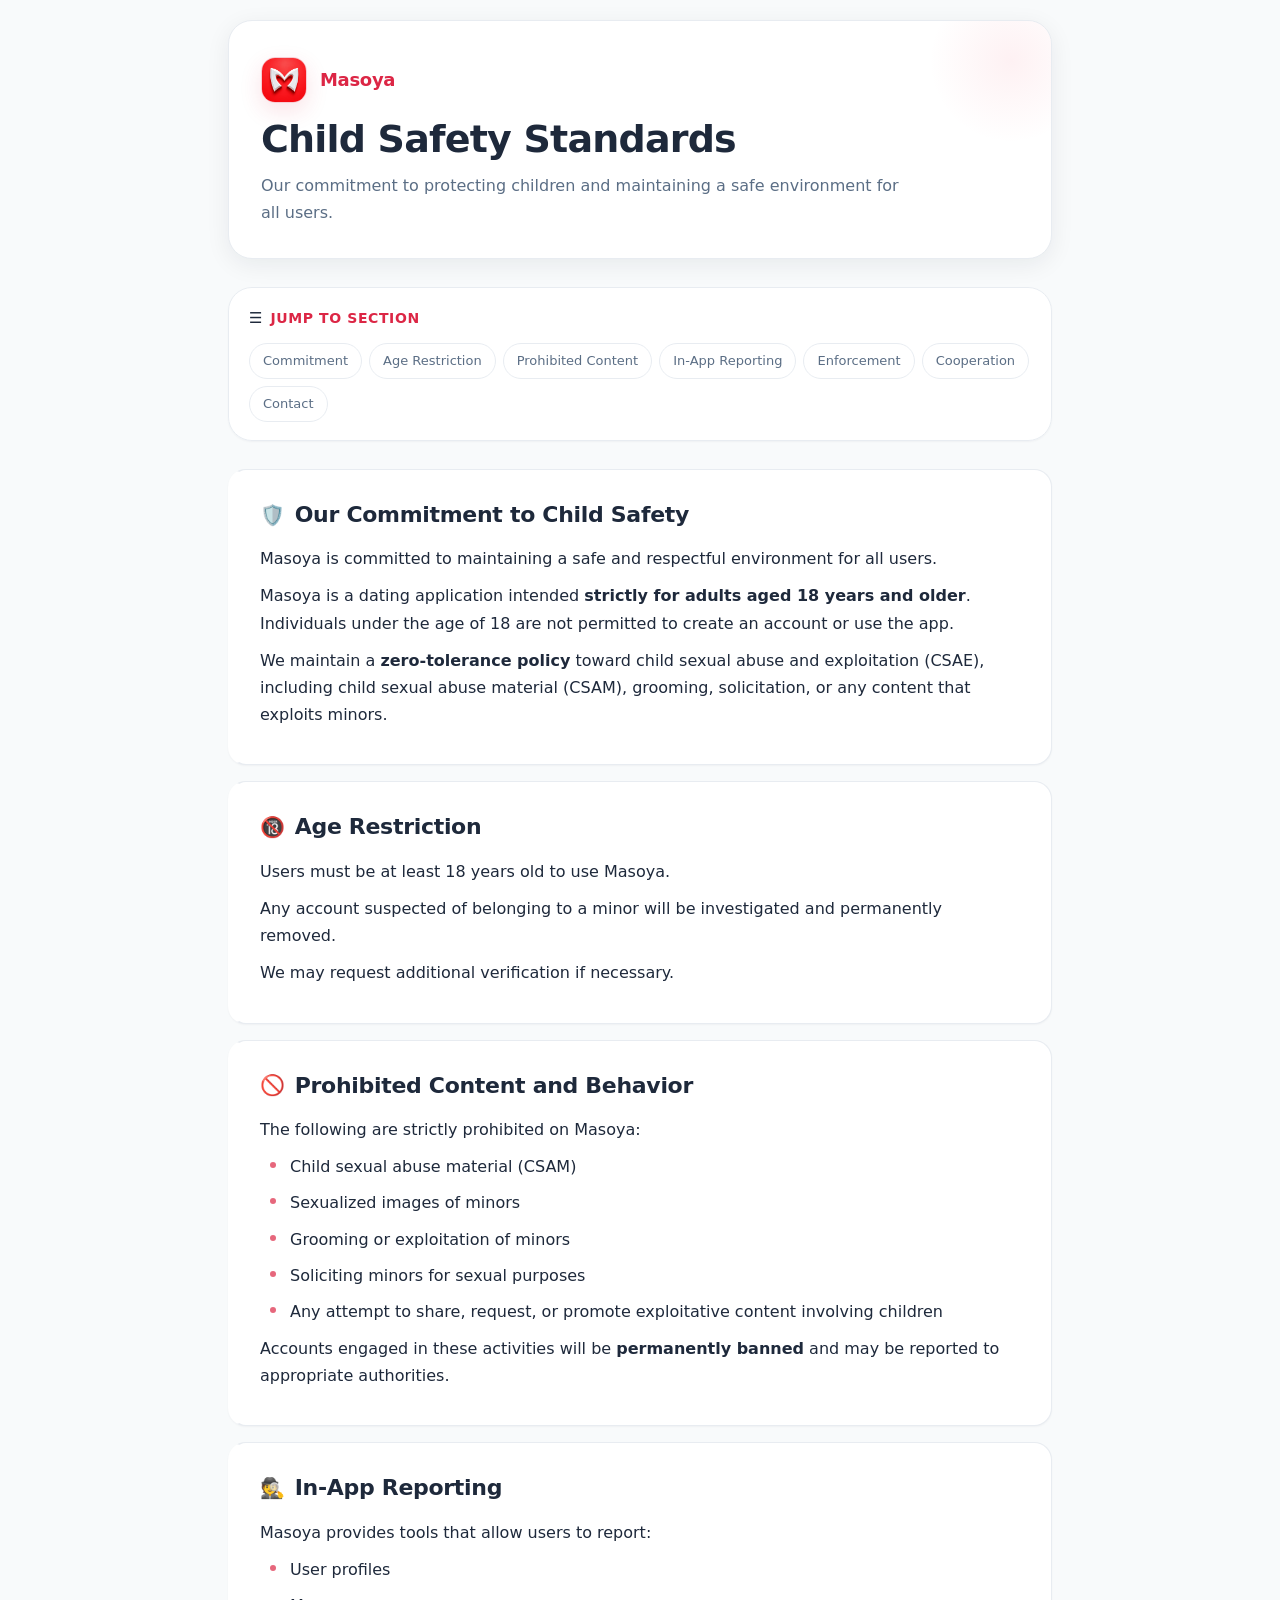
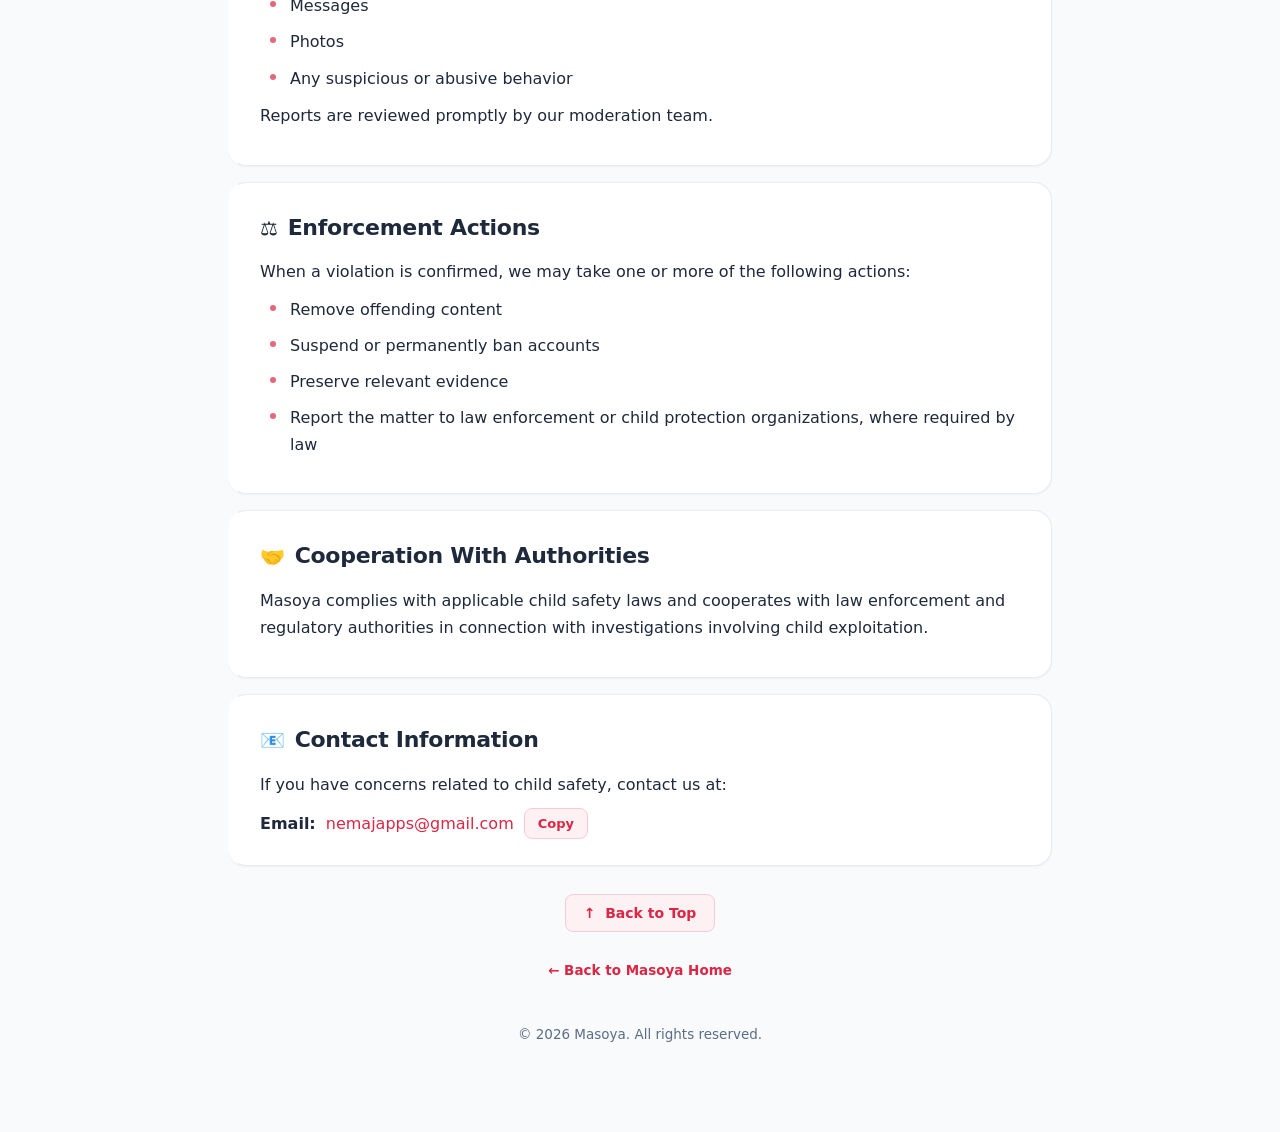
<file: child-safety/index.html>
<!DOCTYPE html>
<html lang="en" data-theme="light">
<head>
    <meta charset="UTF-8" />
    <meta name="viewport" content="width=device-width, initial-scale=1.0" />
    <meta name="description" content="Masoya Child Safety Standards — Our commitment to protecting minors and preventing child exploitation." />
    <meta name="theme-color" content="#ffffff" />
    <meta name="color-scheme" content="light dark" />
    <meta name="robots" content="index, follow" />
    <link rel="canonical" href="https://masoya.app/child-safety/" />
    <link rel="icon" href="/assets/logo.svg" type="image/svg+xml" />
    <title>Child Safety Standards · Masoya</title>

    <style>
        :root {
            --bg: #f8fafb;
            --card-bg: #ffffff;
            --text: #1e293b;
            --text-secondary: #5b6e85;
            --accent: #dc2645;
            --accent-soft: #fef1f3;
            --accent-border: #f7ccd4;
            --border: #e8ecf1;
            --shadow-sm: 0 1px 2px rgba(16, 24, 40, 0.04);
            --shadow-md: 0 6px 24px rgba(16, 24, 40, 0.07);
            --shadow-lg: 0 18px 48px rgba(16, 24, 40, 0.10);
            --radius-sm: 10px;
            --radius: 18px;
            --radius-lg: 24px;
            --max-width: 860px;
            --font-sans: 'Inter', system-ui, -apple-system, 'Segoe UI', Roboto, Helvetica, Arial, sans-serif;
            --transition: 180ms ease-out;
            --progress: 0%;
        }

        [data-theme="dark"] {
            --bg: #0f1419;
            --card-bg: #1a1f27;
            --text: #e6ecf3;
            --text-secondary: #94a3b8;
            --accent: #f34b68;
            --accent-soft: #251318;
            --accent-border: #3d1f28;
            --border: #29303b;
            --shadow-sm: 0 1px 2px rgba(0, 0, 0, 0.18);
            --shadow-md: 0 6px 24px rgba(0, 0, 0, 0.28);
            --shadow-lg: 0 18px 48px rgba(0, 0, 0, 0.35);
        }

        @media (prefers-color-scheme: dark) {
            :root:not([data-theme="light"]) {
                --bg: #0f1419;
                --card-bg: #1a1f27;
                --text: #e6ecf3;
                --text-secondary: #94a3b8;
                --accent: #f34b68;
                --accent-soft: #251318;
                --accent-border: #3d1f28;
                --border: #29303b;
                --shadow-sm: 0 1px 2px rgba(0, 0, 0, 0.18);
                --shadow-md: 0 6px 24px rgba(0, 0, 0, 0.28);
                --shadow-lg: 0 18px 48px rgba(0, 0, 0, 0.35);
            }
        }

        *,
        *::before,
        *::after {
            box-sizing: border-box;
        }

        html {
            scroll-behavior: smooth;
            scroll-padding-top: 90px;
        }

        body {
            margin: 0;
            font-family: var(--font-sans);
            background: var(--bg);
            color: var(--text);
            line-height: 1.7;
            font-size: 16px;
            -webkit-font-smoothing: antialiased;
            -moz-osx-font-smoothing: grayscale;
            transition: background var(--transition), color var(--transition);
        }

        .progress-bar {
            position: fixed;
            top: 0;
            left: 0;
            height: 3px;
            width: var(--progress);
            background: linear-gradient(90deg, var(--accent), #f7728a);
            z-index: 1000;
            border-radius: 0 2px 2px 0;
            transition: width 60ms linear;
            pointer-events: none;
        }

        .wrap {
            max-width: var(--max-width);
            margin: 0 auto;
            padding: 20px 18px 72px;
        }

        .hero {
            background: var(--card-bg);
            border: 1px solid var(--border);
            border-radius: var(--radius-lg);
            padding: 36px 32px 32px;
            box-shadow: var(--shadow-md);
            margin-bottom: 28px;
            position: relative;
            overflow: hidden;
            transition: box-shadow var(--transition), border-color var(--transition);
        }

        .hero::after {
            content: '';
            position: absolute;
            top: -40px;
            right: -40px;
            width: 160px;
            height: 160px;
            background: radial-gradient(circle, var(--accent-soft) 0%, transparent 72%);
            border-radius: 50%;
            pointer-events: none;
            z-index: 0;
        }

        .hero > * {
            position: relative;
            z-index: 1;
        }

        .brand-row {
            display: flex;
            align-items: center;
            gap: 13px;
            margin-bottom: 14px;
        }

        .logo {
            width: 46px;
            height: 46px;
            border-radius: 14px;
            object-fit: cover;
            display: block;
            background: #ffffff;
            border: 1.5px solid var(--accent-border);
            box-shadow: 0 8px 22px rgba(220, 38, 69, 0.13);
            transition: transform var(--transition);
        }

        .logo:hover {
            transform: scale(1.04);
        }

        .brand-name {
            font-weight: 700;
            font-size: 18px;
            color: var(--accent);
            letter-spacing: -0.3px;
            text-decoration: none;
        }

        .brand-name:hover {
            text-decoration: underline;
            text-underline-offset: 3px;
        }

        .hero h1 {
            margin: 0 0 10px;
            font-size: 38px;
            font-weight: 800;
            letter-spacing: -0.8px;
            line-height: 1.18;
            color: var(--text);
        }

        .hero .subtitle {
            color: var(--text-secondary);
            font-size: 16px;
            max-width: 640px;
            margin: 0;
        }

        .toc {
            background: var(--card-bg);
            border: 1px solid var(--border);
            border-radius: var(--radius-lg);
            padding: 18px 20px;
            box-shadow: var(--shadow-sm);
            margin-bottom: 28px;
            position: sticky;
            top: 16px;
            z-index: 20;
            backdrop-filter: blur(14px);
            -webkit-backdrop-filter: blur(14px);
            background: color-mix(in srgb, var(--card-bg) 92%, transparent);
            transition: box-shadow var(--transition), border-color var(--transition);
        }

        .toc.scrolled {
            box-shadow: var(--shadow-md);
        }

        .toc-header {
            display: flex;
            align-items: center;
            gap: 8px;
            margin-bottom: 11px;
        }

        .toc-header strong {
            font-size: 14px;
            text-transform: uppercase;
            letter-spacing: 0.6px;
            color: var(--accent);
            font-weight: 700;
        }

        .toc-header .icon {
            font-size: 15px;
        }

        .toc-links {
            display: flex;
            flex-wrap: wrap;
            gap: 7px;
        }

        .toc-links a {
            color: var(--text-secondary);
            text-decoration: none;
            border: 1px solid var(--border);
            background: var(--card-bg);
            border-radius: 999px;
            padding: 6px 13px;
            font-size: 13px;
            font-weight: 500;
            transition: all var(--transition);
            white-space: nowrap;
        }

        .toc-links a:hover,
        .toc-links a:focus-visible {
            border-color: var(--accent);
            color: var(--accent);
            background: var(--accent-soft);
            outline: none;
        }

        .toc-links a.active {
            background: var(--accent);
            color: #ffffff;
            border-color: var(--accent);
            font-weight: 600;
        }

        .card {
            background: var(--card-bg);
            border: 1px solid var(--border);
            border-radius: var(--radius);
            padding: 26px 28px;
            box-shadow: var(--shadow-sm);
            margin-bottom: 16px;
            border-left: 4px solid transparent;
            transition: all var(--transition);
        }

        .card:hover {
            border-left-color: var(--accent);
            box-shadow: var(--shadow-md);
        }

        .card h2 {
            margin: 0 0 12px;
            font-size: 22px;
            font-weight: 700;
            letter-spacing: -0.3px;
            color: var(--text);
            display: flex;
            align-items: center;
            gap: 10px;
        }

        .card h2 .section-icon {
            font-size: 20px;
            flex-shrink: 0;
        }

        .card p {
            margin: 10px 0;
            color: var(--text);
        }

        .card ul,
        .card ol {
            margin: 10px 0 0 8px;
            padding: 0;
            list-style: none;
        }

        .card li {
            margin: 9px 0;
            padding-left: 22px;
            position: relative;
            color: var(--text);
        }

        .card li::before {
            content: '';
            position: absolute;
            left: 2px;
            top: 9px;
            width: 6px;
            height: 6px;
            border-radius: 50%;
            background: var(--accent);
            opacity: 0.7;
        }

        .card a {
            color: var(--accent);
            text-decoration: none;
            font-weight: 500;
            transition: color var(--transition);
            word-break: break-all;
        }

        .card a:hover {
            text-decoration: underline;
            text-underline-offset: 3px;
        }

        .contact-row {
            display: flex;
            align-items: center;
            gap: 10px;
            flex-wrap: wrap;
            margin-top: 10px;
        }

        .copy-btn {
            background: var(--accent-soft);
            border: 1px solid var(--accent-border);
            color: var(--accent);
            padding: 7px 13px;
            border-radius: 8px;
            cursor: pointer;
            font-weight: 600;
            font-size: 13px;
            font-family: var(--font-sans);
            transition: all var(--transition);
            white-space: nowrap;
        }

        .copy-btn:hover {
            background: var(--accent);
            color: #fff;
            border-color: var(--accent);
        }

        .copy-btn.copied {
            background: #16a34a;
            border-color: #16a34a;
            color: #fff;
        }

        .footer {
            margin-top: 28px;
            text-align: center;
            color: var(--text-secondary);
            font-size: 13.5px;
            display: flex;
            flex-direction: column;
            align-items: center;
            gap: 14px;
        }

        .footer a {
            color: var(--accent);
            text-decoration: none;
            font-weight: 600;
        }

        .footer a:hover {
            text-decoration: underline;
            text-underline-offset: 3px;
        }

        .btt-float {
            position: fixed;
            bottom: 28px;
            right: 28px;
            z-index: 50;
            width: 44px;
            height: 44px;
            border-radius: 50%;
            background: var(--accent);
            color: #fff;
            border: none;
            cursor: pointer;
            font-size: 20px;
            display: flex;
            align-items: center;
            justify-content: center;
            box-shadow: 0 8px 24px rgba(220, 38, 69, 0.28);
            opacity: 0;
            transform: translateY(16px);
            pointer-events: none;
            transition: all 260ms ease-out;
        }

        .btt-float.visible {
            opacity: 1;
            transform: translateY(0);
            pointer-events: auto;
        }

        .btt-float:hover {
            transform: translateY(-3px);
            box-shadow: 0 14px 32px rgba(220, 38, 69, 0.36);
        }

        .btt-float:active {
            transform: scale(0.94);
        }

        :focus-visible {
            outline: 2.5px solid var(--accent);
            outline-offset: 3px;
            border-radius: 6px;
        }

        @media print {
            .progress-bar,
            .toc,
            .btt-float,
            .copy-btn,
            .actions {
                display: none !important;
            }
            body {
                background: #fff;
                color: #000;
                font-size: 14px;
                line-height: 1.6;
            }
            .card {
                box-shadow: none;
                border: 1px solid #ddd;
                border-left: 3px solid #000;
                break-inside: avoid;
                margin-bottom: 10px;
                padding: 16px 18px;
            }
            .hero {
                box-shadow: none;
                border: 1px solid #ddd;
                padding: 20px;
            }
            .wrap {
                max-width: 100%;
                padding: 0;
            }
            a {
                color: #000;
                text-decoration: underline;
            }
        }

        @media (max-width: 720px) {
            .hero {
                padding: 24px 18px 20px;
            }
            .hero h1 {
                font-size: 28px;
            }
            .card {
                padding: 20px 16px;
            }
            .card h2 {
                font-size: 19px;
            }
            .toc {
                position: static;
                backdrop-filter: none;
                -webkit-backdrop-filter: none;
                background: var(--card-bg);
            }
            .toc-links a {
                font-size: 12px;
                padding: 5px 10px;
            }
            .btt-float {
                bottom: 18px;
                right: 16px;
                width: 40px;
                height: 40px;
                font-size: 18px;
            }
        }

        @media (max-width: 420px) {
            .hero h1 {
                font-size: 24px;
            }
        }
    </style>
</head>
<body>

    <div class="progress-bar" id="progressBar" aria-hidden="true"></div>

    <div class="wrap">

        <!-- Hero -->
        <header class="hero">
            <div class="brand-row">
                <img src="/assets/logo.svg" alt="Masoya logo" class="logo" width="46" height="46" loading="eager" />
                <a href="/" class="brand-name">Masoya</a>
            </div>
            <h1>Child Safety Standards</h1>
            <p class="subtitle">
                Our commitment to protecting children and maintaining a safe environment for all users.
            </p>
        </header>

        <!-- Sticky TOC -->
        <nav class="toc" id="tocNav" aria-label="Quick Navigation">
            <div class="toc-header">
                <span class="icon">&#9776;</span>
                <strong>Jump to Section</strong>
            </div>
            <div class="toc-links" id="tocLinks">
                <a href="#commitment">Commitment</a>
                <a href="#age-restriction">Age Restriction</a>
                <a href="#prohibited">Prohibited Content</a>
                <a href="#reporting">In-App Reporting</a>
                <a href="#enforcement">Enforcement</a>
                <a href="#authorities">Cooperation</a>
                <a href="#contact">Contact</a>
            </div>
        </nav>

        <!-- 1. Our Commitment -->
        <section class="card" id="commitment">
            <h2><span class="section-icon">🛡️</span> Our Commitment to Child Safety</h2>
            <p>Masoya is committed to maintaining a safe and respectful environment for all users.</p>
            <p>Masoya is a dating application intended <strong>strictly for adults aged 18 years and older</strong>. Individuals under the age of 18 are not permitted to create an account or use the app.</p>
            <p>We maintain a <strong>zero-tolerance policy</strong> toward child sexual abuse and exploitation (CSAE), including child sexual abuse material (CSAM), grooming, solicitation, or any content that exploits minors.</p>
        </section>

        <!-- 2. Age Restriction -->
        <section class="card" id="age-restriction">
            <h2><span class="section-icon">🔞</span> Age Restriction</h2>
            <p>Users must be at least 18 years old to use Masoya.</p>
            <p>Any account suspected of belonging to a minor will be investigated and permanently removed.</p>
            <p>We may request additional verification if necessary.</p>
        </section>

        <!-- 3. Prohibited Content and Behavior -->
        <section class="card" id="prohibited">
            <h2><span class="section-icon">🚫</span> Prohibited Content and Behavior</h2>
            <p>The following are strictly prohibited on Masoya:</p>
            <ul>
                <li>Child sexual abuse material (CSAM)</li>
                <li>Sexualized images of minors</li>
                <li>Grooming or exploitation of minors</li>
                <li>Soliciting minors for sexual purposes</li>
                <li>Any attempt to share, request, or promote exploitative content involving children</li>
            </ul>
            <p>Accounts engaged in these activities will be <strong>permanently banned</strong> and may be reported to appropriate authorities.</p>
        </section>

        <!-- 4. In-App Reporting -->
        <section class="card" id="reporting">
            <h2><span class="section-icon">🕵️</span> In-App Reporting</h2>
            <p>Masoya provides tools that allow users to report:</p>
            <ul>
                <li>User profiles</li>
                <li>Messages</li>
                <li>Photos</li>
                <li>Any suspicious or abusive behavior</li>
            </ul>
            <p>Reports are reviewed promptly by our moderation team.</p>
        </section>

        <!-- 5. Enforcement Actions -->
        <section class="card" id="enforcement">
            <h2><span class="section-icon">⚖️</span> Enforcement Actions</h2>
            <p>When a violation is confirmed, we may take one or more of the following actions:</p>
            <ul>
                <li>Remove offending content</li>
                <li>Suspend or permanently ban accounts</li>
                <li>Preserve relevant evidence</li>
                <li>Report the matter to law enforcement or child protection organizations, where required by law</li>
            </ul>
        </section>

        <!-- 6. Cooperation With Authorities -->
        <section class="card" id="authorities">
            <h2><span class="section-icon">🤝</span> Cooperation With Authorities</h2>
            <p>Masoya complies with applicable child safety laws and cooperates with law enforcement and regulatory authorities in connection with investigations involving child exploitation.</p>
        </section>

        <!-- 7. Contact Information -->
        <section class="card" id="contact">
            <h2><span class="section-icon">📧</span> Contact Information</h2>
            <p>If you have concerns related to child safety, contact us at:</p>
            <div class="contact-row">
                <strong>Email:</strong>
                <a href="mailto:nemajapps@gmail.com">nemajapps@gmail.com</a>
                <button class="copy-btn" id="copyEmailBtn" aria-label="Copy email address to clipboard">Copy</button>
                <span id="copyFeedback" style="font-size:12px;color:var(--text-secondary);opacity:0;transition:opacity 200ms;">Copied!</span>
            </div>
        </section>

        <!-- Footer -->
        <div class="footer">
            <div class="actions">
                <button class="copy-btn" onclick="scrollToTop()" style="font-size:14px;padding:10px 18px;">
                    &uarr;&nbsp; Back to Top
                </button>
            </div>
            <p><a href="/">&larr; Back to Masoya Home</a></p>
            <p>&copy; <span id="year"></span> Masoya. All rights reserved.</p>
        </div>
    </div>

    <button class="btt-float" id="bttFloat" aria-label="Scroll back to top" title="Back to top">
        &uarr;
    </button>

    <script>
        (function() {
            const tocNav = document.getElementById('tocNav');
            const tocLinksContainer = document.getElementById('tocLinks');
            const tocLinks = tocLinksContainer.querySelectorAll('a');
            const bttFloat = document.getElementById('bttFloat');
            const copyBtn = document.getElementById('copyEmailBtn');
            const copyFeedback = document.getElementById('copyFeedback');
            const sections = document.querySelectorAll('section.card[id]');
            const yearSpan = document.getElementById('year');

            if (yearSpan) yearSpan.textContent = new Date().getFullYear();

            function updateProgress() {
                const scrollTop = window.scrollY;
                const docHeight = document.documentElement.scrollHeight - window.innerHeight;
                const pct = docHeight > 0 ? Math.min((scrollTop / docHeight) * 100, 100) : 0;
                document.documentElement.style.setProperty('--progress', pct.toFixed(1) + '%');
            }

            function updateTocShadow() {
                const stuck = tocNav.getBoundingClientRect().top <= 18;
                tocNav.classList.toggle('scrolled', stuck && window.scrollY > 40);
            }

            function updateActiveLink() {
                let currentId = '';
                const offset = 110;
                sections.forEach((sec) => {
                    if (sec.getBoundingClientRect().top <= offset) {
                        currentId = sec.getAttribute('id');
                    }
                });
                tocLinks.forEach((link) => {
                    const href = link.getAttribute('href');
                    const id = href ? href.replace('#', '') : '';
                    link.classList.toggle('active', id === currentId);
                });
            }

            function updateBttVisibility() {
                bttFloat.classList.toggle('visible', window.scrollY > 500);
            }

            function onScroll() {
                updateProgress();
                updateTocShadow();
                updateActiveLink();
                updateBttVisibility();
            }

            window.scrollToTop = function() {
                window.scrollTo({ top: 0, behavior: 'smooth' });
            };

            bttFloat.addEventListener('click', () => window.scrollToTop());

            if (copyBtn) {
                let copyTimeout;
                const flash = () => {
                    copyBtn.textContent = 'Copied!';
                    copyBtn.classList.add('copied');
                    copyFeedback.style.opacity = '1';
                    clearTimeout(copyTimeout);
                    copyTimeout = setTimeout(() => {
                        copyBtn.textContent = 'Copy';
                        copyBtn.classList.remove('copied');
                        copyFeedback.style.opacity = '0';
                    }, 1800);
                };
                copyBtn.addEventListener('click', async () => {
                    try {
                        await navigator.clipboard.writeText('nemajapps@gmail.com');
                        flash();
                    } catch {
                        const tempInput = document.createElement('input');
                        tempInput.value = 'nemajapps@gmail.com';
                        document.body.appendChild(tempInput);
                        tempInput.select();
                        document.execCommand('copy');
                        document.body.removeChild(tempInput);
                        flash();
                    }
                });
            }

            updateProgress();
            updateTocShadow();
            updateActiveLink();
            updateBttVisibility();

            window.addEventListener('scroll', onScroll, { passive: true });
            window.addEventListener('resize', () => {
                updateProgress();
                updateActiveLink();
            });

            bttFloat.addEventListener('keydown', (e) => {
                if (e.key === 'Escape') bttFloat.blur();
            });
        })();
    </script>
</body>
</html>
</file>
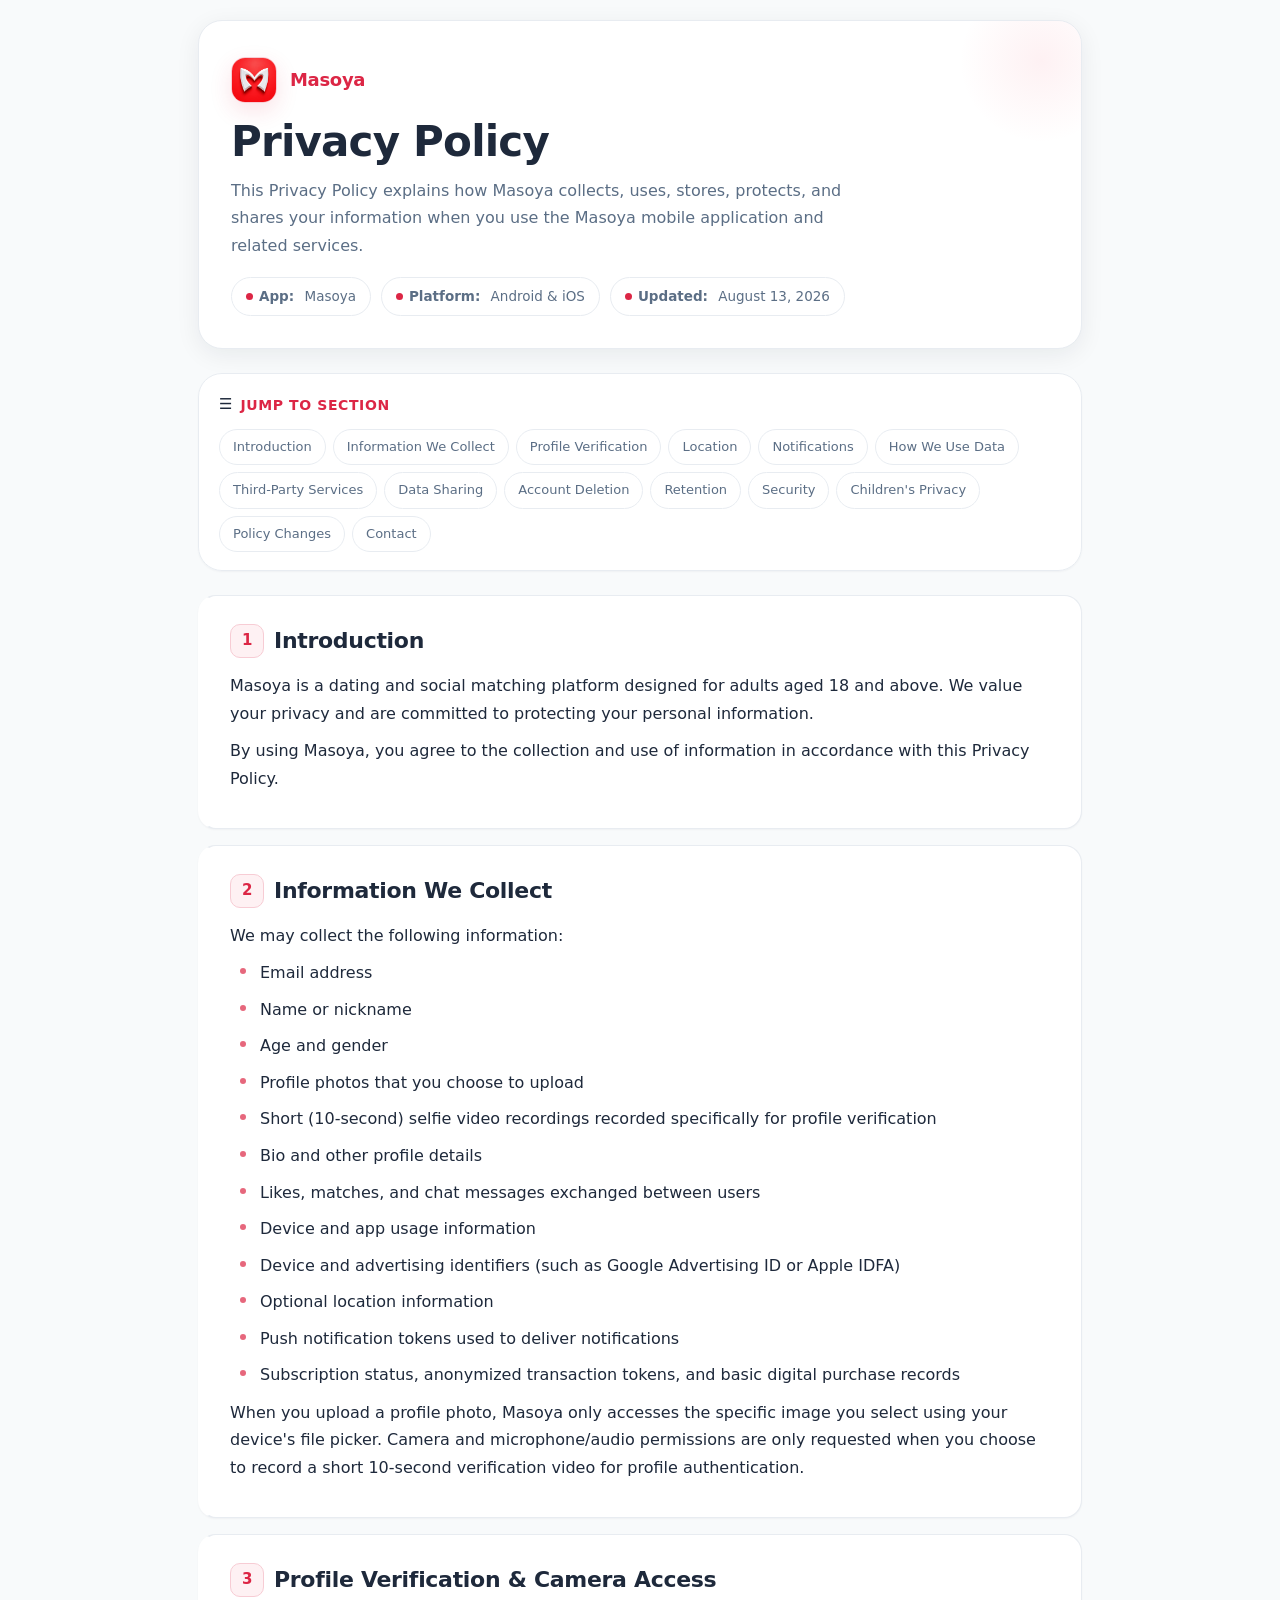
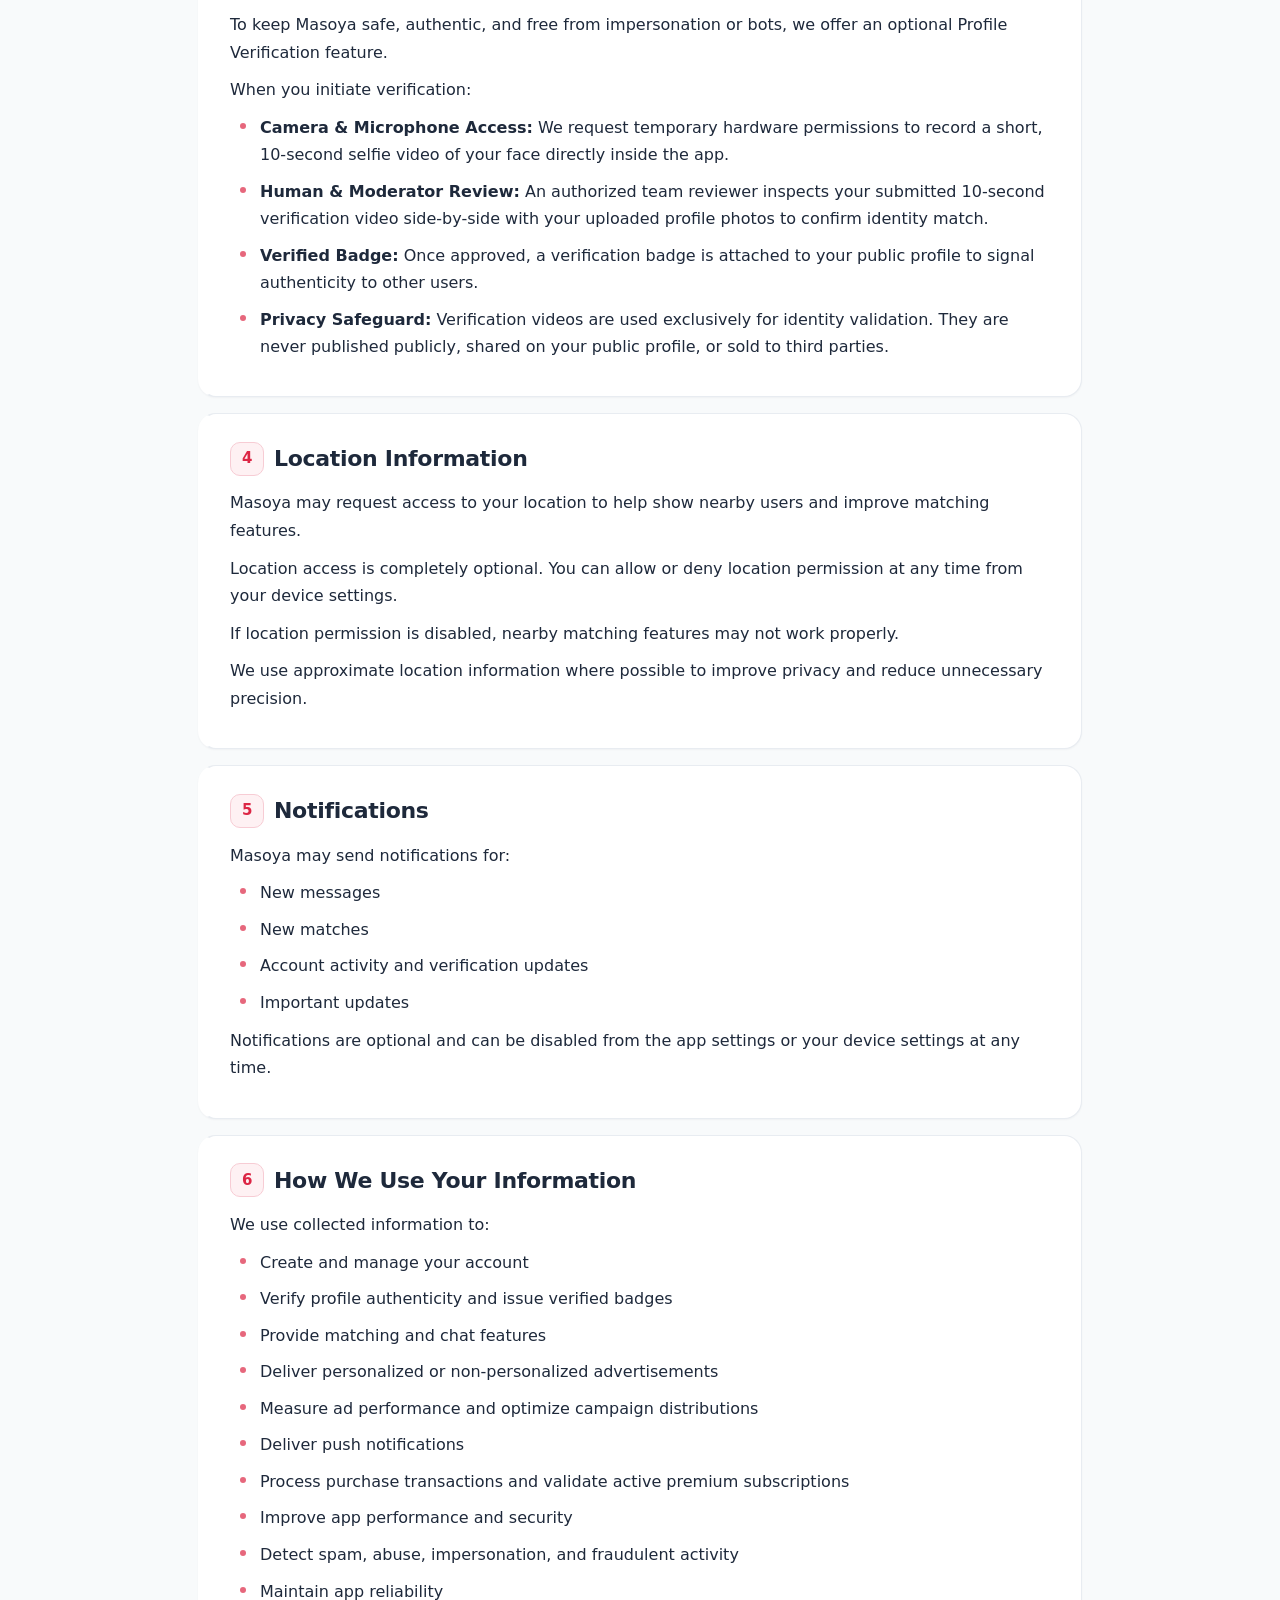
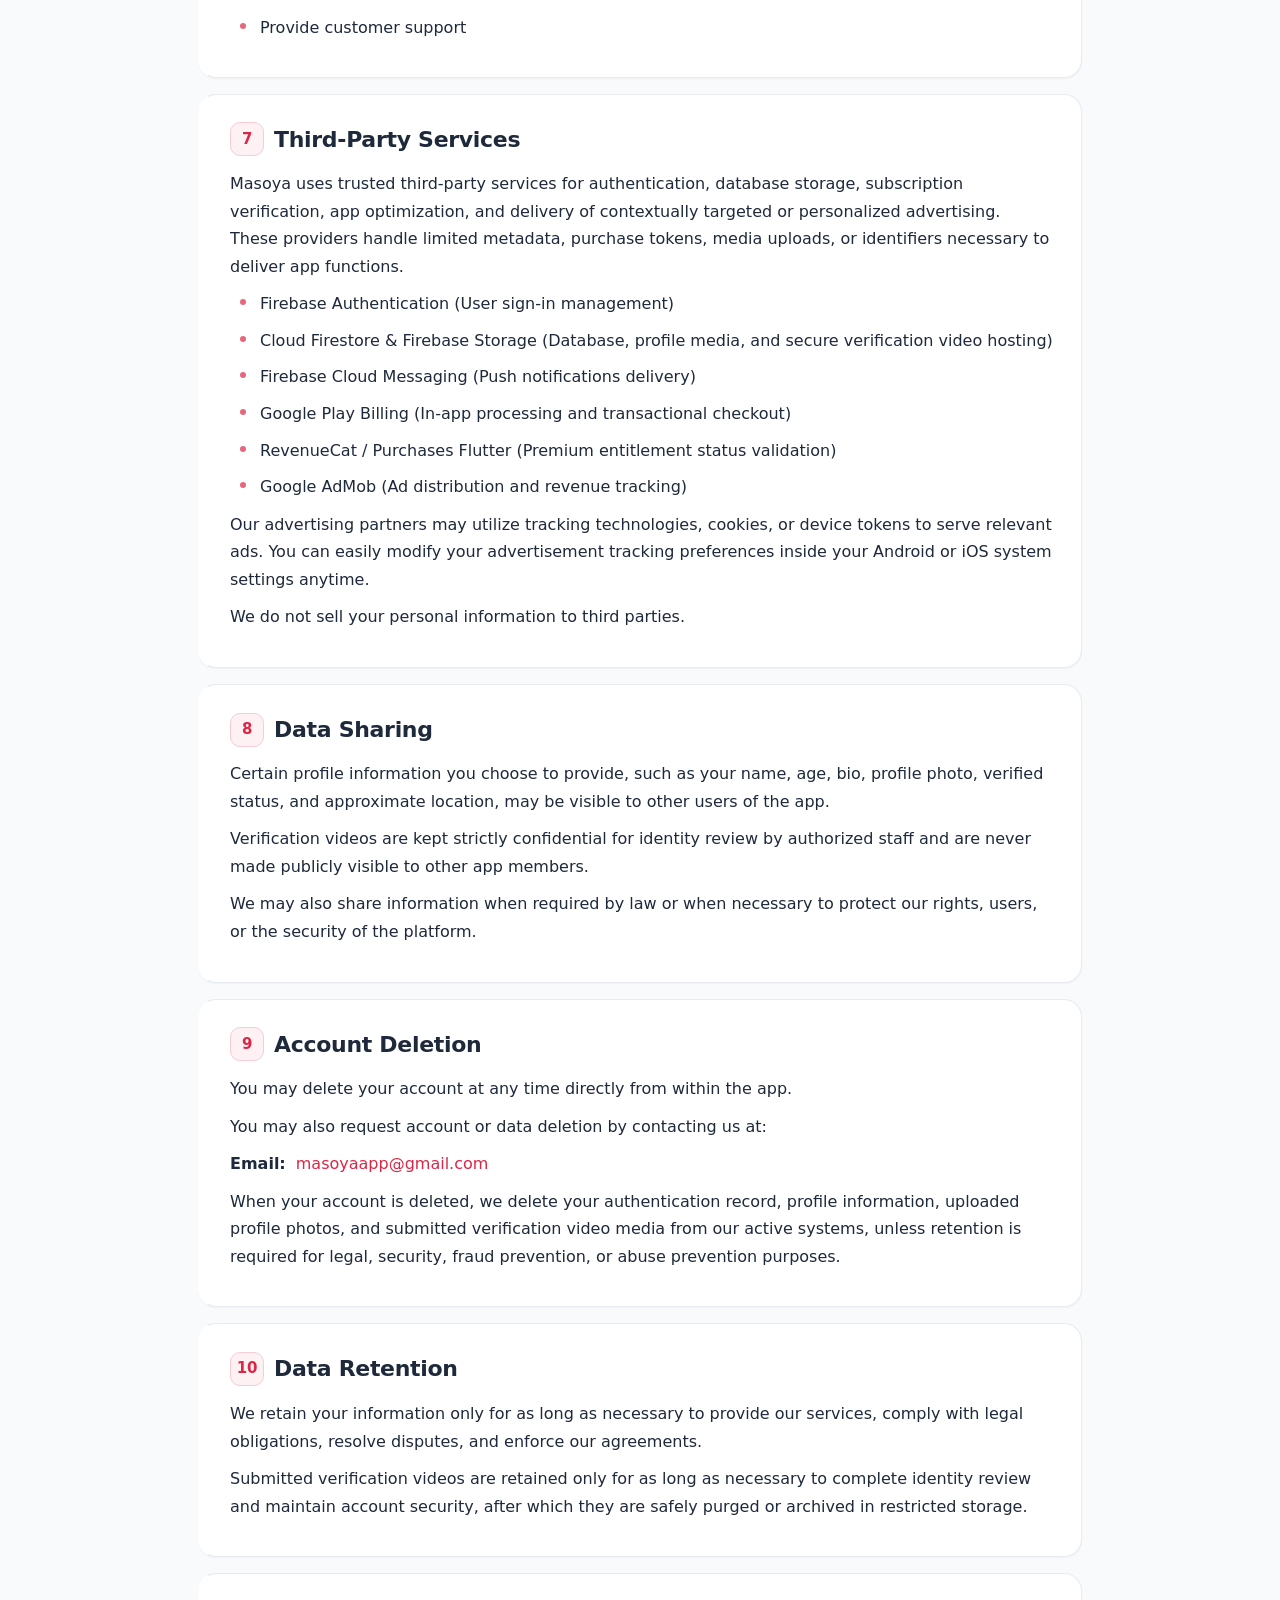
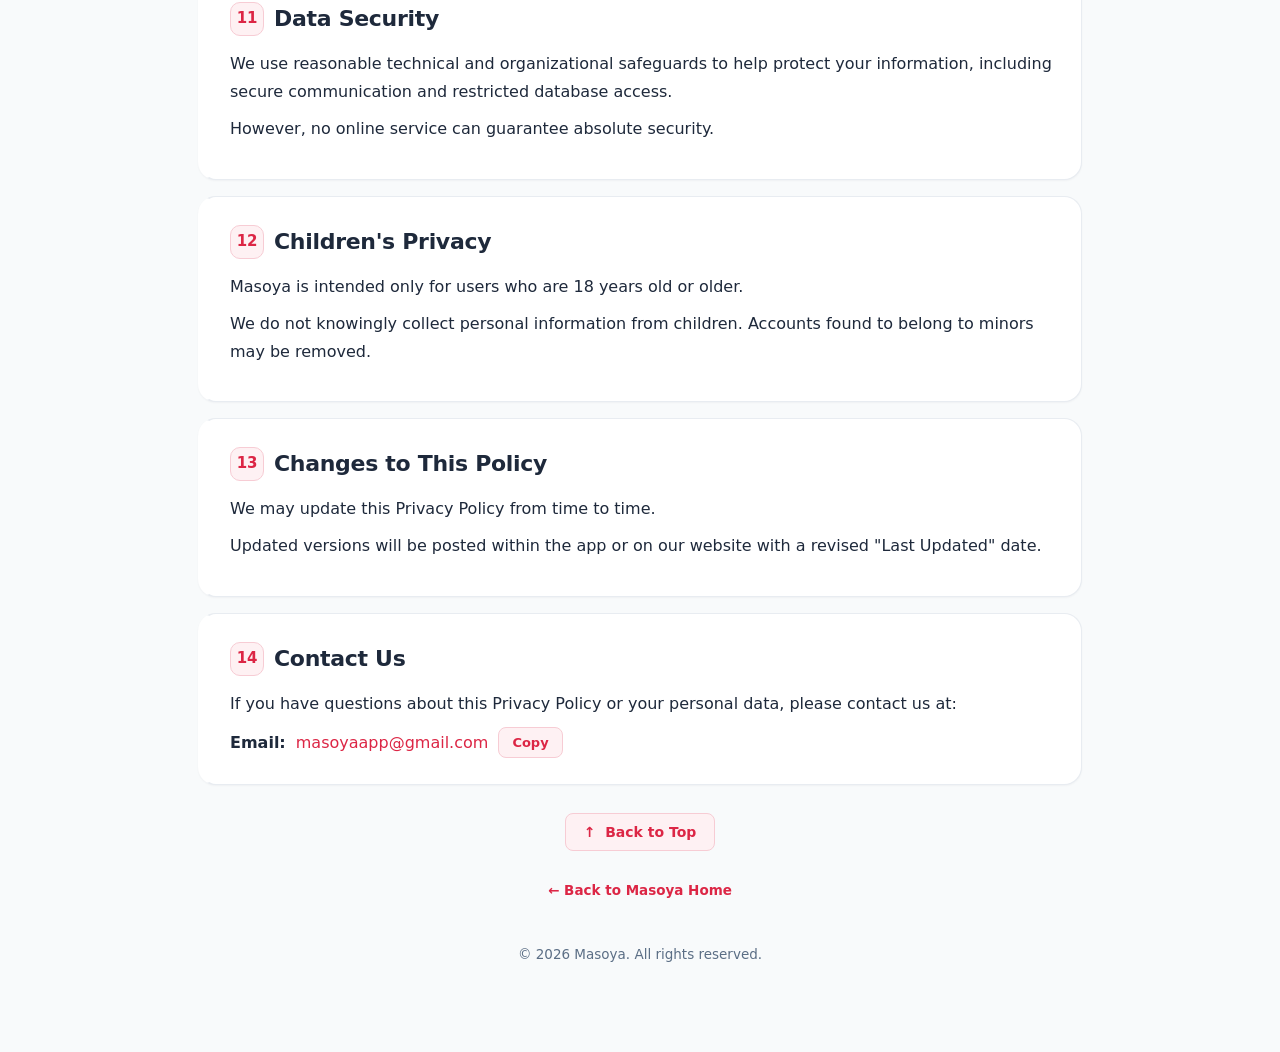
<file: privacy-policy/index.html>
<!DOCTYPE html>
<html lang="en" data-theme="light">
<head>
    <meta charset="UTF-8" />
    <meta name="viewport" content="width=device-width, initial-scale=1.0" />
    <meta name="description" content="Masoya Privacy Policy — How we collect, use, and protect your data." />
    <meta name="theme-color" content="#ffffff" />
    <meta name="color-scheme" content="light dark" />
    <meta name="robots" content="index, follow" />
    <link rel="canonical" href="https://masoya.app/privacy-policy/" />
    <link rel="icon" href="/assets/logo.svg" type="image/svg+xml" />
    <title>Privacy Policy · Masoya</title>

    <style>
        :root {
            --bg: #f8fafb;
            --card-bg: #ffffff;
            --text: #1e293b;
            --text-secondary: #5b6e85;
            --accent: #dc2645;
            --accent-soft: #fef1f3;
            --accent-border: #f7ccd4;
            --border: #e8ecf1;
            --shadow-sm: 0 1px 2px rgba(16, 24, 40, 0.04);
            --shadow-md: 0 6px 24px rgba(16, 24, 40, 0.07);
            --shadow-lg: 0 18px 48px rgba(16, 24, 40, 0.10);
            --radius-sm: 10px;
            --radius: 18px;
            --radius-lg: 24px;
            --max-width: 920px;
            --font-sans: 'Inter', system-ui, -apple-system, 'Segoe UI', Roboto, Helvetica, Arial, sans-serif;
            --transition: 180ms ease-out;
            --progress: 0%;
        }

        [data-theme="dark"] {
            --bg: #0f1419;
            --card-bg: #1a1f27;
            --text: #e6ecf3;
            --text-secondary: #94a3b8;
            --accent: #f34b68;
            --accent-soft: #251318;
            --accent-border: #3d1f28;
            --border: #29303b;
            --shadow-sm: 0 1px 2px rgba(0, 0, 0, 0.18);
            --shadow-md: 0 6px 24px rgba(0, 0, 0, 0.28);
            --shadow-lg: 0 18px 48px rgba(0, 0, 0, 0.35);
        }

        @media (prefers-color-scheme: dark) {
            :root:not([data-theme="light"]) {
                --bg: #0f1419;
                --card-bg: #1a1f27;
                --text: #e6ecf3;
                --text-secondary: #94a3b8;
                --accent: #f34b68;
                --accent-soft: #251318;
                --accent-border: #3d1f28;
                --border: #29303b;
                --shadow-sm: 0 1px 2px rgba(0, 0, 0, 0.18);
                --shadow-md: 0 6px 24px rgba(0, 0, 0, 0.28);
                --shadow-lg: 0 18px 48px rgba(0, 0, 0, 0.35);
            }
        }

        *,
        *::before,
        *::after {
            box-sizing: border-box;
        }

        html {
            scroll-behavior: smooth;
            scroll-padding-top: 90px;
        }

        body {
            margin: 0;
            font-family: var(--font-sans);
            background: var(--bg);
            color: var(--text);
            line-height: 1.72;
            font-size: 16px;
            -webkit-font-smoothing: antialiased;
            -moz-osx-font-smoothing: grayscale;
            transition: background var(--transition), color var(--transition);
        }

        .progress-bar {
            position: fixed;
            top: 0;
            left: 0;
            height: 3px;
            width: var(--progress);
            background: linear-gradient(90deg, var(--accent), #f7728a);
            z-index: 1000;
            border-radius: 0 2px 2px 0;
            transition: width 60ms linear;
            pointer-events: none;
        }

        .wrap {
            max-width: var(--max-width);
            margin: 0 auto;
            padding: 20px 18px 72px;
        }

        .hero {
            background: var(--card-bg);
            border: 1px solid var(--border);
            border-radius: var(--radius-lg);
            padding: 36px 32px 32px;
            box-shadow: var(--shadow-md);
            margin-bottom: 24px;
            position: relative;
            overflow: hidden;
            transition: box-shadow var(--transition), border-color var(--transition);
        }

        .hero::after {
            content: '';
            position: absolute;
            top: -40px;
            right: -40px;
            width: 160px;
            height: 160px;
            background: radial-gradient(circle, var(--accent-soft) 0%, transparent 72%);
            border-radius: 50%;
            pointer-events: none;
            z-index: 0;
        }

        .hero > * {
            position: relative;
            z-index: 1;
        }

        .brand-row {
            display: flex;
            align-items: center;
            gap: 13px;
            margin-bottom: 14px;
        }

        .logo {
            width: 46px;
            height: 46px;
            border-radius: 14px;
            object-fit: cover;
            display: block;
            background: #ffffff;
            border: 1.5px solid var(--accent-border);
            box-shadow: 0 8px 22px rgba(220, 38, 69, 0.13);
            transition: transform var(--transition);
        }

        .logo:hover {
            transform: scale(1.04);
        }

        .brand-name {
            font-weight: 700;
            font-size: 18px;
            color: var(--accent);
            letter-spacing: -0.3px;
            text-decoration: none;
        }

        .brand-name:hover {
            text-decoration: underline;
            text-underline-offset: 3px;
        }

        .hero h1 {
            margin: 0 0 10px;
            font-size: 42px;
            font-weight: 800;
            letter-spacing: -0.8px;
            line-height: 1.18;
            color: var(--text);
        }

        .hero .subtitle {
            color: var(--text-secondary);
            font-size: 16px;
            max-width: 640px;
            margin: 0 0 18px;
        }

        .meta-row {
            display: flex;
            flex-wrap: wrap;
            gap: 10px;
            font-size: 13.5px;
            color: var(--text-secondary);
        }

        .pill {
            display: inline-flex;
            align-items: center;
            gap: 6px;
            border: 1px solid var(--border);
            border-radius: 999px;
            padding: 7px 14px;
            background: var(--card-bg);
            font-weight: 500;
            white-space: nowrap;
            transition: border-color var(--transition);
        }

        .pill .dot {
            width: 7px;
            height: 7px;
            border-radius: 50%;
            background: var(--accent);
            display: inline-block;
            flex-shrink: 0;
        }

        .toc {
            background: var(--card-bg);
            border: 1px solid var(--border);
            border-radius: var(--radius-lg);
            padding: 18px 20px;
            box-shadow: var(--shadow-sm);
            margin-bottom: 24px;
            position: sticky;
            top: 16px;
            z-index: 20;
            backdrop-filter: blur(14px);
            -webkit-backdrop-filter: blur(14px);
            background: color-mix(in srgb, var(--card-bg) 92%, transparent);
            transition: box-shadow var(--transition), border-color var(--transition);
        }

        .toc.scrolled {
            box-shadow: var(--shadow-md);
        }

        .toc-header {
            display: flex;
            align-items: center;
            gap: 8px;
            margin-bottom: 11px;
        }

        .toc-header strong {
            font-size: 14px;
            text-transform: uppercase;
            letter-spacing: 0.6px;
            color: var(--accent);
            font-weight: 700;
        }

        .toc-header .icon {
            font-size: 15px;
        }

        .toc-links {
            display: flex;
            flex-wrap: wrap;
            gap: 7px;
        }

        .toc-links a {
            color: var(--text-secondary);
            text-decoration: none;
            border: 1px solid var(--border);
            background: var(--card-bg);
            border-radius: 999px;
            padding: 6px 13px;
            font-size: 13px;
            font-weight: 500;
            transition: all var(--transition);
            white-space: nowrap;
        }

        .toc-links a:hover,
        .toc-links a:focus-visible {
            border-color: var(--accent);
            color: var(--accent);
            background: var(--accent-soft);
            outline: none;
        }

        .toc-links a.active {
            background: var(--accent);
            color: #ffffff;
            border-color: var(--accent);
            font-weight: 600;
        }

        .card {
            background: var(--card-bg);
            border: 1px solid var(--border);
            border-radius: var(--radius);
            padding: 26px 28px;
            box-shadow: var(--shadow-sm);
            margin-bottom: 16px;
            border-left: 4px solid transparent;
            transition: all var(--transition);
        }

        .card:hover {
            border-left-color: var(--accent);
            box-shadow: var(--shadow-md);
        }

        .card h2 {
            margin: 0 0 12px;
            font-size: 22px;
            font-weight: 700;
            letter-spacing: -0.3px;
            color: var(--text);
            display: flex;
            align-items: center;
            gap: 10px;
        }

        .card h2 .section-num {
            display: inline-flex;
            align-items: center;
            justify-content: center;
            width: 34px;
            height: 34px;
            border-radius: 10px;
            background: var(--accent-soft);
            color: var(--accent);
            font-size: 15px;
            font-weight: 700;
            flex-shrink: 0;
            border: 1px solid var(--accent-border);
        }

        .card p {
            margin: 10px 0;
            color: var(--text);
        }

        .card ul {
            margin: 10px 0 0 8px;
            padding: 0;
            list-style: none;
        }

        .card li {
            margin: 9px 0;
            padding-left: 22px;
            position: relative;
            color: var(--text);
        }

        .card li::before {
            content: '';
            position: absolute;
            left: 2px;
            top: 9px;
            width: 6px;
            height: 6px;
            border-radius: 50%;
            background: var(--accent);
            opacity: 0.7;
        }

        .card a {
            color: var(--accent);
            text-decoration: none;
            font-weight: 500;
            transition: color var(--transition);
            word-break: break-all;
        }

        .card a:hover {
            text-decoration: underline;
            text-underline-offset: 3px;
        }

        .contact-row {
            display: flex;
            align-items: center;
            gap: 10px;
            flex-wrap: wrap;
        }

        .copy-btn {
            background: var(--accent-soft);
            border: 1px solid var(--accent-border);
            color: var(--accent);
            padding: 7px 13px;
            border-radius: 8px;
            cursor: pointer;
            font-weight: 600;
            font-size: 13px;
            font-family: var(--font-sans);
            transition: all var(--transition);
            white-space: nowrap;
        }

        .copy-btn:hover {
            background: var(--accent);
            color: #fff;
            border-color: var(--accent);
        }

        .copy-btn.copied {
            background: #16a34a;
            border-color: #16a34a;
            color: #fff;
        }

        .footer {
            margin-top: 28px;
            text-align: center;
            color: var(--text-secondary);
            font-size: 13.5px;
            display: flex;
            flex-direction: column;
            align-items: center;
            gap: 14px;
        }

        .footer a {
            color: var(--accent);
            text-decoration: none;
            font-weight: 600;
        }

        .footer a:hover {
            text-decoration: underline;
            text-underline-offset: 3px;
        }

        .btt-float {
            position: fixed;
            bottom: 28px;
            right: 28px;
            z-index: 50;
            width: 44px;
            height: 44px;
            border-radius: 50%;
            background: var(--accent);
            color: #fff;
            border: none;
            cursor: pointer;
            font-size: 20px;
            display: flex;
            align-items: center;
            justify-content: center;
            box-shadow: 0 8px 24px rgba(220, 38, 69, 0.28);
            opacity: 0;
            transform: translateY(16px);
            pointer-events: none;
            transition: all 260ms ease-out;
        }

        .btt-float.visible {
            opacity: 1;
            transform: translateY(0);
            pointer-events: auto;
        }

        .btt-float:hover {
            transform: translateY(-3px);
            box-shadow: 0 14px 32px rgba(220, 38, 69, 0.36);
        }

        .btt-float:active {
            transform: scale(0.94);
        }

        :focus-visible {
            outline: 2.5px solid var(--accent);
            outline-offset: 3px;
            border-radius: 6px;
        }

        @media print {
            .progress-bar,
            .toc,
            .btt-float,
            .copy-btn,
            .actions {
                display: none !important;
            }
            body {
                background: #fff;
                color: #000;
                font-size: 14px;
                line-height: 1.6;
            }
            .card {
                box-shadow: none;
                border: 1px solid #ddd;
                border-left: 3px solid #000;
                break-inside: avoid;
                margin-bottom: 10px;
                padding: 16px 18px;
            }
            .hero {
                box-shadow: none;
                border: 1px solid #ddd;
                padding: 20px;
            }
            .wrap {
                max-width: 100%;
                padding: 0;
            }
            a {
                color: #000;
                text-decoration: underline;
            }
            .card h2 .section-num {
                background: #eee;
                color: #000;
                border: 1px solid #ccc;
            }
        }

        @media (max-width: 720px) {
            .hero {
                padding: 24px 18px 20px;
            }
            .hero h1 {
                font-size: 30px;
            }
            .card {
                padding: 20px 16px;
            }
            .card h2 {
                font-size: 19px;
            }
            .toc {
                position: static;
                backdrop-filter: none;
                -webkit-backdrop-filter: none;
                background: var(--card-bg);
            }
            .toc-links a {
                font-size: 12px;
                padding: 5px 10px;
            }
            .btt-float {
                bottom: 18px;
                right: 16px;
                width: 40px;
                height: 40px;
                font-size: 18px;
            }
        }

        @media (max-width: 420px) {
            .hero h1 {
                font-size: 26px;
            }
            .meta-row {
                gap: 6px;
            }
            .pill {
                font-size: 12px;
                padding: 5px 10px;
            }
            .toc-links {
                gap: 5px;
            }
            .toc-links a {
                font-size: 11px;
                padding: 5px 9px;
            }
        }
    </style>
</head>
<body>

    <div class="progress-bar" id="progressBar" aria-hidden="true"></div>

    <div class="wrap">

        <!-- Hero -->
        <header class="hero">
            <div class="brand-row">
                <img src="/assets/logo.svg" alt="Masoya logo" class="logo" width="46" height="46" loading="eager" />
                <a href="/" class="brand-name">Masoya</a>
            </div>
            <h1>Privacy Policy</h1>
            <p class="subtitle">
                This Privacy Policy explains how Masoya collects, uses, stores,
                protects, and shares your information when you use the Masoya
                mobile application and related services.
            </p>
            <div class="meta-row">
                <span class="pill"><span class="dot"></span> <strong>App:</strong>&nbsp;Masoya</span>
                <span class="pill"><span class="dot"></span> <strong>Platform:</strong>&nbsp;Android &amp; iOS</span>
                <span class="pill"><span class="dot"></span> <strong>Updated:</strong>&nbsp;August&nbsp;13,&nbsp;2026</span>
            </div>
        </header>

        <!-- Sticky TOC -->
        <nav class="toc" id="tocNav" aria-label="Quick Navigation">
            <div class="toc-header">
                <span class="icon">&#9776;</span>
                <strong>Jump to Section</strong>
            </div>
            <div class="toc-links" id="tocLinks">
                <a href="#introduction">Introduction</a>
                <a href="#information">Information We Collect</a>
                <a href="#verification">Profile Verification</a>
                <a href="#location">Location</a>
                <a href="#notifications">Notifications</a>
                <a href="#use">How We Use Data</a>
                <a href="#firebase">Third-Party Services</a>
                <a href="#sharing">Data Sharing</a>
                <a href="#deletion">Account Deletion</a>
                <a href="#retention">Retention</a>
                <a href="#security">Security</a>
                <a href="#children">Children's Privacy</a>
                <a href="#changes">Policy Changes</a>
                <a href="#contact">Contact</a>
            </div>
        </nav>

        <!-- 1. Introduction -->
        <section class="card" id="introduction">
            <h2><span class="section-num">1</span> Introduction</h2>
            <p>Masoya is a dating and social matching platform designed for adults aged 18 and above. We value your privacy and are committed to protecting your personal information.</p>
            <p>By using Masoya, you agree to the collection and use of information in accordance with this Privacy Policy.</p>
        </section>

        <!-- 2. Information We Collect -->
        <section class="card" id="information">
            <h2><span class="section-num">2</span> Information We Collect</h2>
            <p>We may collect the following information:</p>
            <ul>
                <li>Email address</li>
                <li>Name or nickname</li>
                <li>Age and gender</li>
                <li>Profile photos that you choose to upload</li>
                <li>Short (10-second) selfie video recordings recorded specifically for profile verification</li>
                <li>Bio and other profile details</li>
                <li>Likes, matches, and chat messages exchanged between users</li>
                <li>Device and app usage information</li>
                <li>Device and advertising identifiers (such as Google Advertising ID or Apple IDFA)</li>
                <li>Optional location information</li>
                <li>Push notification tokens used to deliver notifications</li>
                <li>Subscription status, anonymized transaction tokens, and basic digital purchase records</li>
            </ul>
            <p>When you upload a profile photo, Masoya only accesses the specific image you select using your device's file picker. Camera and microphone/audio permissions are only requested when you choose to record a short 10-second verification video for profile authentication.</p>
        </section>

        <!-- 3. Profile Verification -->
        <section class="card" id="verification">
            <h2><span class="section-num">3</span> Profile Verification &amp; Camera Access</h2>
            <p>To keep Masoya safe, authentic, and free from impersonation or bots, we offer an optional Profile Verification feature.</p>
            <p>When you initiate verification:</p>
            <ul>
                <li><strong>Camera &amp; Microphone Access:</strong> We request temporary hardware permissions to record a short, 10-second selfie video of your face directly inside the app.</li>
                <li><strong>Human &amp; Moderator Review:</strong> An authorized team reviewer inspects your submitted 10-second verification video side-by-side with your uploaded profile photos to confirm identity match.</li>
                <li><strong>Verified Badge:</strong> Once approved, a verification badge is attached to your public profile to signal authenticity to other users.</li>
                <li><strong>Privacy Safeguard:</strong> Verification videos are used exclusively for identity validation. They are never published publicly, shared on your public profile, or sold to third parties.</li>
            </ul>
        </section>

        <!-- 4. Location Information -->
        <section class="card" id="location">
            <h2><span class="section-num">4</span> Location Information</h2>
            <p>Masoya may request access to your location to help show nearby users and improve matching features.</p>
            <p>Location access is completely optional. You can allow or deny location permission at any time from your device settings.</p>
            <p>If location permission is disabled, nearby matching features may not work properly.</p>
            <p>We use approximate location information where possible to improve privacy and reduce unnecessary precision.</p>
        </section>

        <!-- 5. Notifications -->
        <section class="card" id="notifications">
            <h2><span class="section-num">5</span> Notifications</h2>
            <p>Masoya may send notifications for:</p>
            <ul>
                <li>New messages</li>
                <li>New matches</li>
                <li>Account activity and verification updates</li>
                <li>Important updates</li>
            </ul>
            <p>Notifications are optional and can be disabled from the app settings or your device settings at any time.</p>
        </section>

        <!-- 6. How We Use Your Information -->
        <section class="card" id="use">
            <h2><span class="section-num">6</span> How We Use Your Information</h2>
            <p>We use collected information to:</p>
            <ul>
                <li>Create and manage your account</li>
                <li>Verify profile authenticity and issue verified badges</li>
                <li>Provide matching and chat features</li>
                <li>Deliver personalized or non-personalized advertisements</li>
                <li>Measure ad performance and optimize campaign distributions</li>
                <li>Deliver push notifications</li>
                <li>Process purchase transactions and validate active premium subscriptions</li>
                <li>Improve app performance and security</li>
                <li>Detect spam, abuse, impersonation, and fraudulent activity</li>
                <li>Maintain app reliability</li>
                <li>Provide customer support</li>
            </ul>
        </section>

        <!-- 7. Firebase and Third-Party Services -->
        <section class="card" id="firebase">
            <h2><span class="section-num">7</span> Third-Party Services</h2>
            <p>Masoya uses trusted third-party services for authentication, database storage, subscription verification, app optimization, and delivery of contextually targeted or personalized advertising. These providers handle limited metadata, purchase tokens, media uploads, or identifiers necessary to deliver app functions.</p>
            <ul>
                <li>Firebase Authentication (User sign-in management)</li>
                <li>Cloud Firestore &amp; Firebase Storage (Database, profile media, and secure verification video hosting)</li>
                <li>Firebase Cloud Messaging (Push notifications delivery)</li>
                <li>Google Play Billing (In-app processing and transactional checkout)</li>
                <li>RevenueCat / Purchases Flutter (Premium entitlement status validation)</li>
                <li>Google AdMob (Ad distribution and revenue tracking)</li>
            </ul>
            <p>Our advertising partners may utilize tracking technologies, cookies, or device tokens to serve relevant ads. You can easily modify your advertisement tracking preferences inside your Android or iOS system settings anytime.</p>
            <p>We do not sell your personal information to third parties.</p>
        </section>

        <!-- 8. Data Sharing -->
        <section class="card" id="sharing">
            <h2><span class="section-num">8</span> Data Sharing</h2>
            <p>Certain profile information you choose to provide, such as your name, age, bio, profile photo, verified status, and approximate location, may be visible to other users of the app.</p>
            <p>Verification videos are kept strictly confidential for identity review by authorized staff and are never made publicly visible to other app members.</p>
            <p>We may also share information when required by law or when necessary to protect our rights, users, or the security of the platform.</p>
        </section>

        <!-- 9. Account Deletion -->
        <section class="card" id="deletion">
            <h2><span class="section-num">9</span> Account Deletion</h2>
            <p>You may delete your account at any time directly from within the app.</p>
            <p>You may also request account or data deletion by contacting us at:</p>
            <div class="contact-row">
                <strong>Email:</strong>
                <a href="mailto:masoyaapp@gmail.com">masoyaapp@gmail.com</a>
            </div>
            <p>
                When your account is deleted, we delete your authentication record,
                profile information, uploaded profile photos, and submitted verification video media from our active systems,
                unless retention is required for legal, security, fraud prevention,
                or abuse prevention purposes.
            </p>
        </section>

        <!-- 10. Data Retention -->
        <section class="card" id="retention">
            <h2><span class="section-num">10</span> Data Retention</h2>
            <p>We retain your information only for as long as necessary to provide our services, comply with legal obligations, resolve disputes, and enforce our agreements.</p>
            <p>Submitted verification videos are retained only for as long as necessary to complete identity review and maintain account security, after which they are safely purged or archived in restricted storage.</p>
        </section>

        <!-- 11. Data Security -->
        <section class="card" id="security">
            <h2><span class="section-num">11</span> Data Security</h2>
            <p>We use reasonable technical and organizational safeguards to help protect your information, including secure communication and restricted database access.</p>
            <p>However, no online service can guarantee absolute security.</p>
        </section>

        <!-- 12. Children's Privacy -->
        <section class="card" id="children">
            <h2><span class="section-num">12</span> Children's Privacy</h2>
            <p>Masoya is intended only for users who are 18 years old or older.</p>
            <p>We do not knowingly collect personal information from children. Accounts found to belong to minors may be removed.</p>
        </section>

        <!-- 13. Changes to This Policy -->
        <section class="card" id="changes">
            <h2><span class="section-num">13</span> Changes to This Policy</h2>
            <p>We may update this Privacy Policy from time to time.</p>
            <p>Updated versions will be posted within the app or on our website with a revised "Last Updated" date.</p>
        </section>

        <!-- 14. Contact Us -->
        <section class="card" id="contact">
            <h2><span class="section-num">14</span> Contact Us</h2>
            <p>If you have questions about this Privacy Policy or your personal data, please contact us at:</p>
            <div class="contact-row">
                <strong>Email:</strong>
                <a href="mailto:masoyaapp@gmail.com">masoyaapp@gmail.com</a>
                <button class="copy-btn" id="copyEmailBtn" aria-label="Copy email address to clipboard">Copy</button>
                <span id="copyFeedback" style="font-size:12px;color:var(--text-secondary);opacity:0;transition:opacity 200ms;">Copied!</span>
            </div>
        </section>

        <!-- Footer -->
        <div class="footer">
            <div class="actions">
                <button class="copy-btn" onclick="scrollToTop()" style="font-size:14px;padding:10px 18px;">
                    &uarr;&nbsp; Back to Top
                </button>
            </div>
            <p><a href="/">&larr; Back to Masoya Home</a></p>
            <p>&copy; 2026 Masoya. All rights reserved.</p>
        </div>
    </div>

    <!-- Floating Back-to-Top -->
    <button class="btt-float" id="bttFloat" aria-label="Scroll back to top" title="Back to top">
        &uarr;
    </button>

    <script>
        (function() {
            const tocNav = document.getElementById('tocNav');
            const tocLinksContainer = document.getElementById('tocLinks');
            const tocLinks = tocLinksContainer.querySelectorAll('a');
            const bttFloat = document.getElementById('bttFloat');
            const copyBtn = document.getElementById('copyEmailBtn');
            const copyFeedback = document.getElementById('copyFeedback');
            const sections = document.querySelectorAll('section.card[id]');

            function updateProgress() {
                const scrollTop = window.scrollY;
                const docHeight = document.documentElement.scrollHeight - window.innerHeight;
                const pct = docHeight > 0 ? Math.min((scrollTop / docHeight) * 100, 100) : 0;
                document.documentElement.style.setProperty('--progress', pct.toFixed(1) + '%');
            }

            function updateTocShadow() {
                const stuck = tocNav.getBoundingClientRect().top <= 18;
                tocNav.classList.toggle('scrolled', stuck && window.scrollY > 40);
            }

            function updateActiveLink() {
                let currentId = '';
                const offset = 110;
                sections.forEach((sec) => {
                    if (sec.getBoundingClientRect().top <= offset) {
                        currentId = sec.getAttribute('id');
                    }
                });
                tocLinks.forEach((link) => {
                    const href = link.getAttribute('href');
                    const id = href ? href.replace('#', '') : '';
                    link.classList.toggle('active', id === currentId);
                });
            }

            function updateBttVisibility() {
                bttFloat.classList.toggle('visible', window.scrollY > 500);
            }

            function onScroll() {
                updateProgress();
                updateTocShadow();
                updateActiveLink();
                updateBttVisibility();
            }

            window.scrollToTop = function() {
                window.scrollTo({ top: 0, behavior: 'smooth' });
            };

            bttFloat.addEventListener('click', () => window.scrollToTop());

            if (copyBtn) {
                let copyTimeout;
                const flash = () => {
                    copyBtn.textContent = 'Copied!';
                    copyBtn.classList.add('copied');
                    copyFeedback.style.opacity = '1';
                    clearTimeout(copyTimeout);
                    copyTimeout = setTimeout(() => {
                        copyBtn.textContent = 'Copy';
                        copyBtn.classList.remove('copied');
                        copyFeedback.style.opacity = '0';
                    }, 1800);
                };
                copyBtn.addEventListener('click', async () => {
                    try {
                        await navigator.clipboard.writeText('masoyaapp@gmail.com');
                        flash();
                    } catch {
                        const tempInput = document.createElement('input');
                        tempInput.value = 'masoyaapp@gmail.com';
                        document.body.appendChild(tempInput);
                        tempInput.select();
                        document.execCommand('copy');
                        document.body.removeChild(tempInput);
                        flash();
                    }
                });
            }

            updateProgress();
            updateTocShadow();
            updateActiveLink();
            updateBttVisibility();

            window.addEventListener('scroll', onScroll, { passive: true });
            window.addEventListener('resize', () => {
                updateProgress();
                updateActiveLink();
            });

            bttFloat.addEventListener('keydown', (e) => {
                if (e.key === 'Escape') bttFloat.blur();
            });
        })();
    </script>
</body>
</html>
</file>
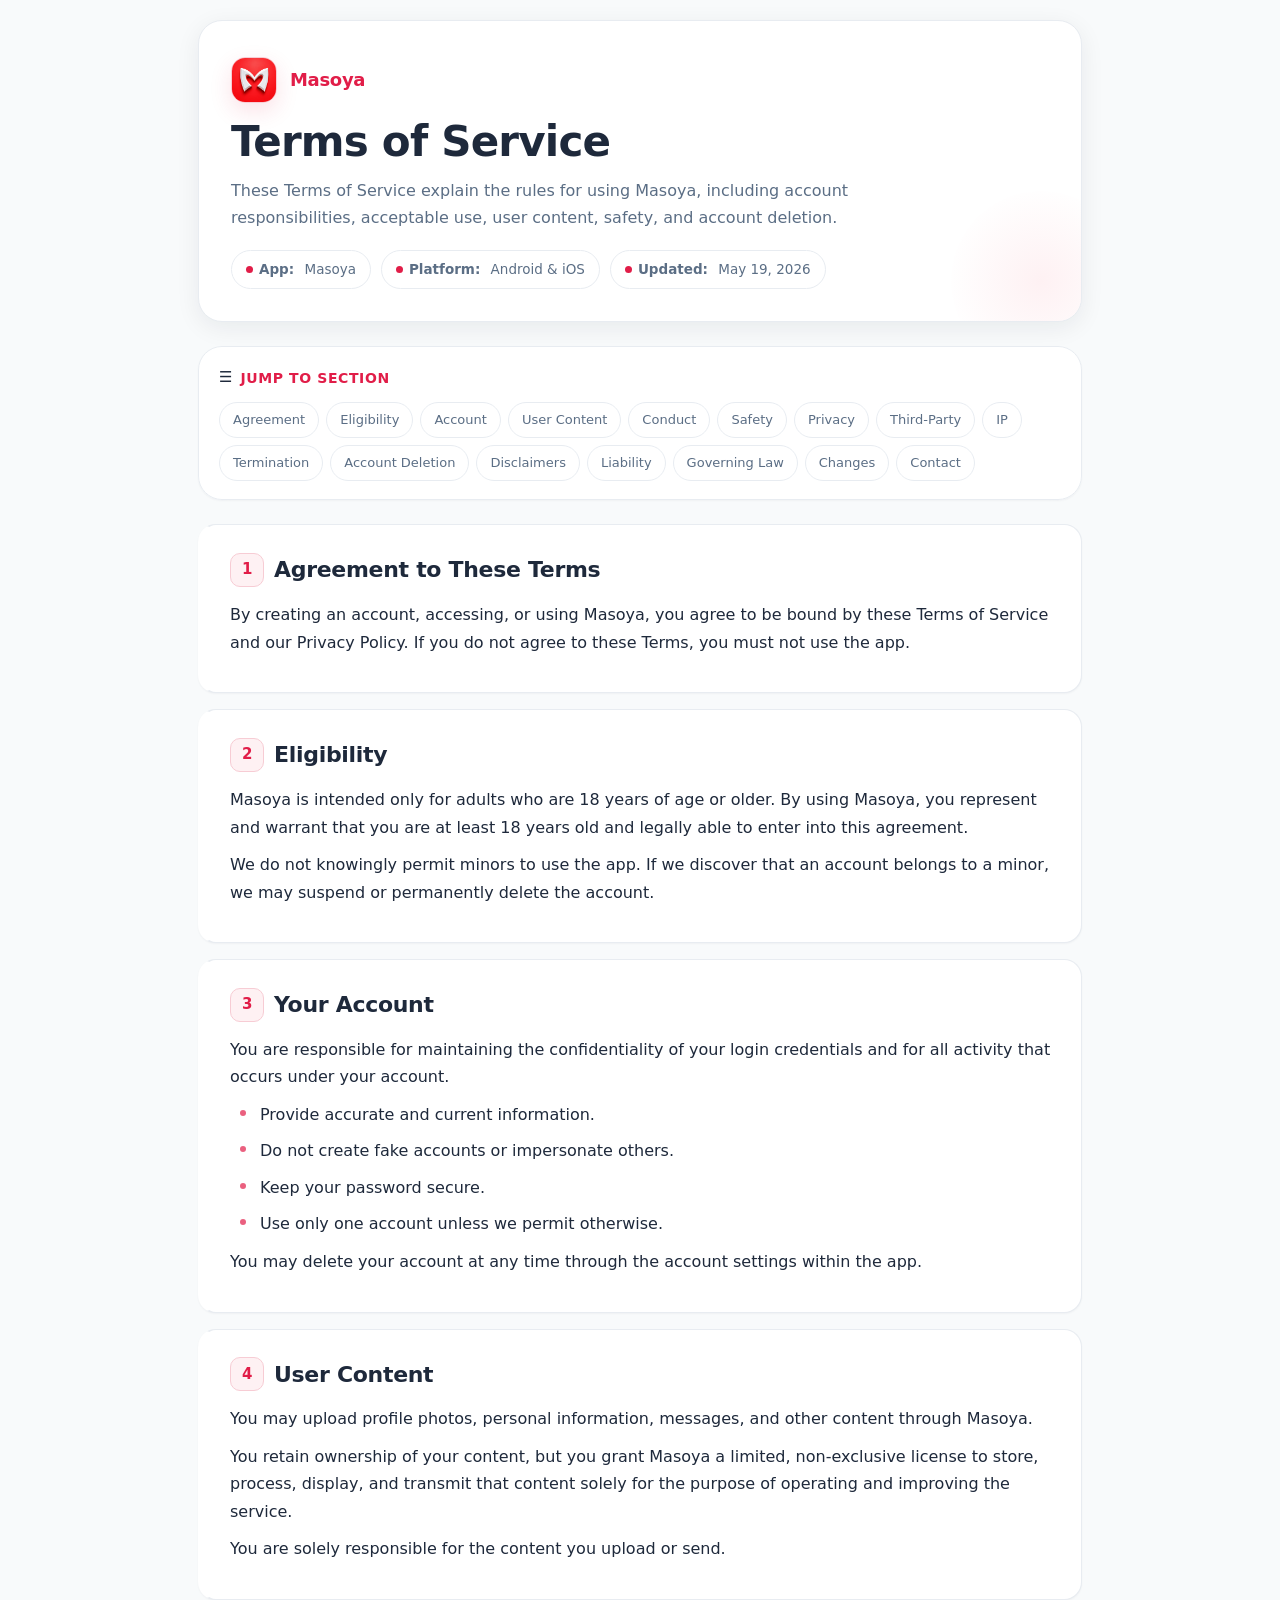
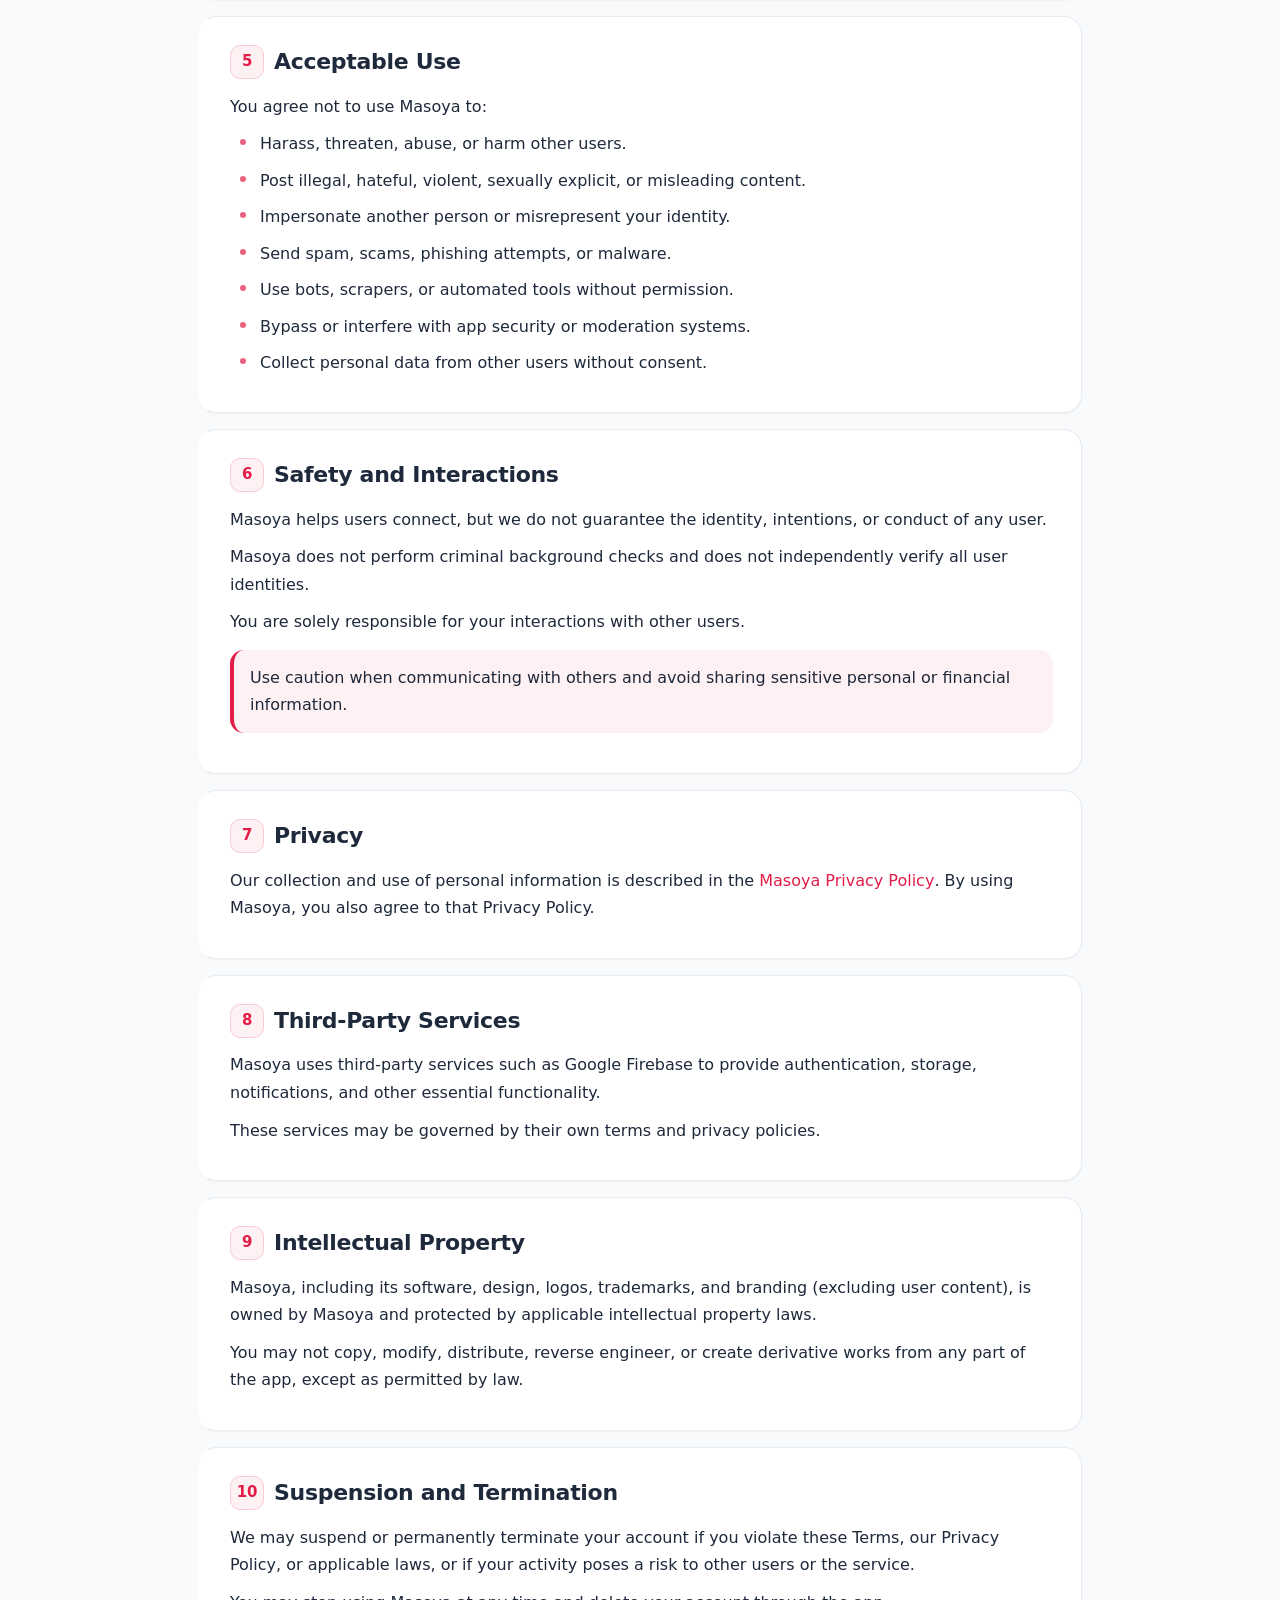
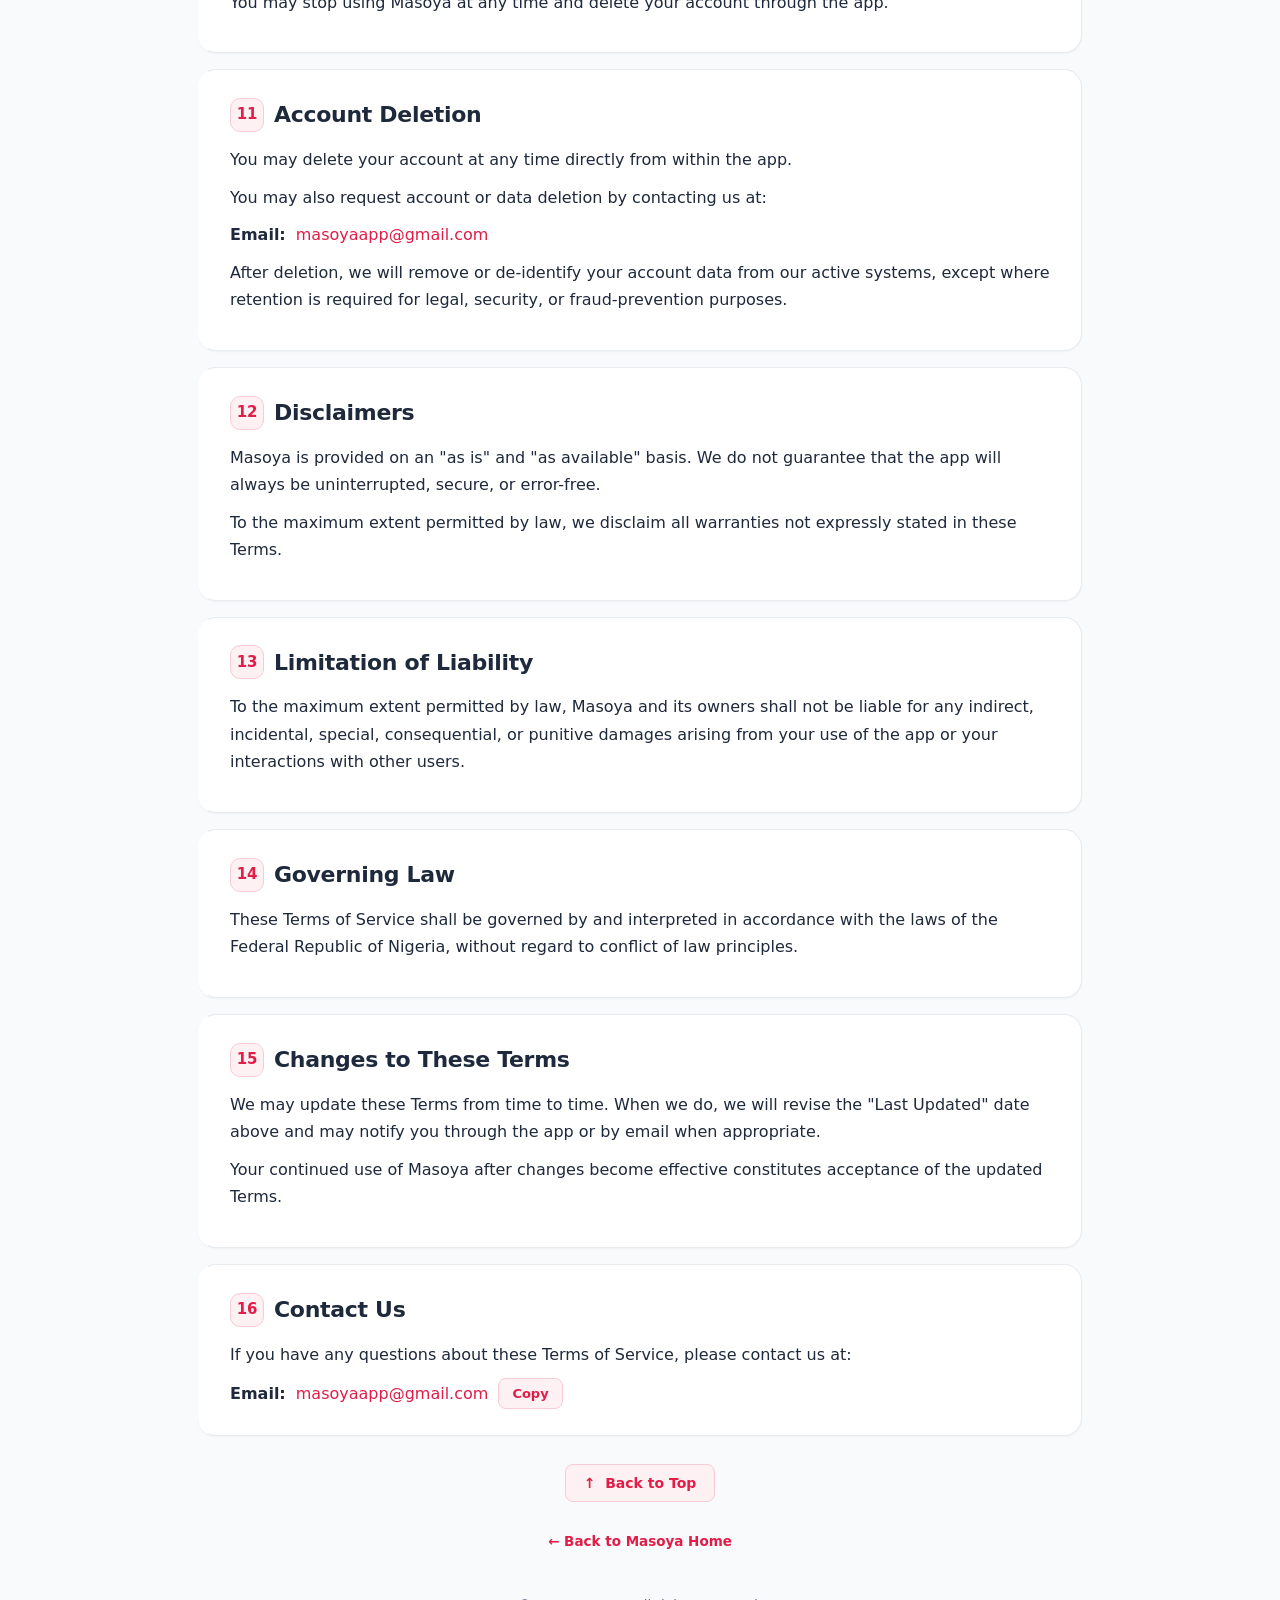
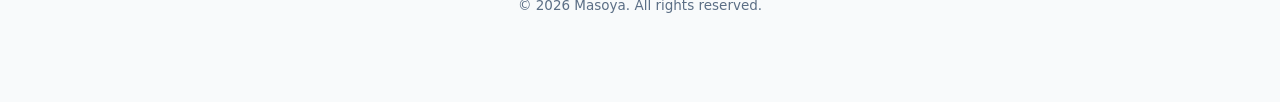
<file: terms-of-service/index.html>
<!DOCTYPE html>
<html lang="en" data-theme="light">
<head>
    <meta charset="UTF-8" />
    <meta name="viewport" content="width=device-width, initial-scale=1.0" />
    <meta name="description" content="Masoya Terms of Service — Rules for using the Masoya dating app." />
    <meta name="theme-color" content="#ffffff" />
    <meta name="color-scheme" content="light dark" />
    <meta name="robots" content="index, follow" />
    <link rel="canonical" href="https://masoya.app/terms-of-service/" />
    <link rel="icon" href="/assets/logo.svg" type="image/svg+xml" />
    <title>Terms of Service · Masoya</title>

    <style>
        :root {
            --bg: #f8fafb;
            --card-bg: #ffffff;
            --text: #1e293b;
            --text-secondary: #5b6e85;
            --accent: #e11d48;
            --accent-soft: #fef1f3;
            --accent-border: #f7ccd4;
            --border: #e8ecf1;
            --shadow-sm: 0 1px 2px rgba(16, 24, 40, 0.04);
            --shadow-md: 0 6px 24px rgba(16, 24, 40, 0.07);
            --shadow-lg: 0 18px 48px rgba(16, 24, 40, 0.10);
            --radius-sm: 10px;
            --radius: 18px;
            --radius-lg: 24px;
            --max-width: 920px;
            --font-sans: 'Inter', system-ui, -apple-system, 'Segoe UI', Roboto, Helvetica, Arial, sans-serif;
            --transition: 180ms ease-out;
            --progress: 0%;
        }

        [data-theme="dark"] {
            --bg: #0f1419;
            --card-bg: #1a1f27;
            --text: #e6ecf3;
            --text-secondary: #94a3b8;
            --accent: #f34b68;
            --accent-soft: #251318;
            --accent-border: #3d1f28;
            --border: #29303b;
            --shadow-sm: 0 1px 2px rgba(0, 0, 0, 0.18);
            --shadow-md: 0 6px 24px rgba(0, 0, 0, 0.28);
            --shadow-lg: 0 18px 48px rgba(0, 0, 0, 0.35);
        }

        @media (prefers-color-scheme: dark) {
            :root:not([data-theme="light"]) {
                --bg: #0f1419;
                --card-bg: #1a1f27;
                --text: #e6ecf3;
                --text-secondary: #94a3b8;
                --accent: #f34b68;
                --accent-soft: #251318;
                --accent-border: #3d1f28;
                --border: #29303b;
                --shadow-sm: 0 1px 2px rgba(0, 0, 0, 0.18);
                --shadow-md: 0 6px 24px rgba(0, 0, 0, 0.28);
                --shadow-lg: 0 18px 48px rgba(0, 0, 0, 0.35);
            }
        }

        *,
        *::before,
        *::after {
            box-sizing: border-box;
        }

        html {
            scroll-behavior: smooth;
            scroll-padding-top: 90px;
        }

        body {
            margin: 0;
            font-family: var(--font-sans);
            background: var(--bg);
            color: var(--text);
            line-height: 1.72;
            font-size: 16px;
            -webkit-font-smoothing: antialiased;
            -moz-osx-font-smoothing: grayscale;
            transition: background var(--transition), color var(--transition);
        }

        .progress-bar {
            position: fixed;
            top: 0;
            left: 0;
            height: 3px;
            width: var(--progress);
            background: linear-gradient(90deg, var(--accent), #f7728a);
            z-index: 1000;
            border-radius: 0 2px 2px 0;
            transition: width 60ms linear;
            pointer-events: none;
        }

        .wrap {
            max-width: var(--max-width);
            margin: 0 auto;
            padding: 20px 18px 72px;
        }

        .hero {
            background: var(--card-bg);
            border: 1px solid var(--border);
            border-radius: var(--radius-lg);
            padding: 36px 32px 32px;
            box-shadow: var(--shadow-md);
            margin-bottom: 24px;
            position: relative;
            overflow: hidden;
            transition: box-shadow var(--transition), border-color var(--transition);
        }

        .hero::after {
            content: '';
            position: absolute;
            bottom: -50px;
            right: -50px;
            width: 180px;
            height: 180px;
            background: radial-gradient(circle, var(--accent-soft) 0%, transparent 75%);
            border-radius: 50%;
            pointer-events: none;
            z-index: 0;
        }

        .hero > * {
            position: relative;
            z-index: 1;
        }

        .brand-row {
            display: flex;
            align-items: center;
            gap: 13px;
            margin-bottom: 14px;
        }

        .brand-logo {
            width: 46px;
            height: 46px;
            border-radius: 14px;
            object-fit: cover;
            display: block;
            background: #ffffff;
            border: 1.5px solid var(--accent-border);
            box-shadow: 0 8px 22px rgba(225, 29, 72, 0.13);
            transition: transform var(--transition);
        }

        .brand-logo:hover {
            transform: scale(1.04);
        }

        .brand-name {
            font-weight: 700;
            font-size: 18px;
            color: var(--accent);
            letter-spacing: -0.3px;
            text-decoration: none;
        }

        .brand-name:hover {
            text-decoration: underline;
            text-underline-offset: 3px;
        }

        .hero h1 {
            margin: 0 0 10px;
            font-size: 42px;
            font-weight: 800;
            letter-spacing: -0.8px;
            line-height: 1.18;
            color: var(--text);
        }

        .hero .subtitle {
            color: var(--text-secondary);
            font-size: 16px;
            max-width: 640px;
            margin: 0 0 18px;
        }

        .meta-row {
            display: flex;
            flex-wrap: wrap;
            gap: 10px;
            font-size: 13.5px;
            color: var(--text-secondary);
        }

        .pill {
            display: inline-flex;
            align-items: center;
            gap: 6px;
            border: 1px solid var(--border);
            border-radius: 999px;
            padding: 7px 14px;
            background: var(--card-bg);
            font-weight: 500;
            white-space: nowrap;
            transition: border-color var(--transition);
        }

        .pill .dot {
            width: 7px;
            height: 7px;
            border-radius: 50%;
            background: var(--accent);
            display: inline-block;
            flex-shrink: 0;
        }

        .toc {
            background: var(--card-bg);
            border: 1px solid var(--border);
            border-radius: var(--radius-lg);
            padding: 18px 20px;
            box-shadow: var(--shadow-sm);
            margin-bottom: 24px;
            position: sticky;
            top: 16px;
            z-index: 20;
            backdrop-filter: blur(14px);
            -webkit-backdrop-filter: blur(14px);
            background: color-mix(in srgb, var(--card-bg) 92%, transparent);
            transition: box-shadow var(--transition), border-color var(--transition);
        }

        .toc.scrolled {
            box-shadow: var(--shadow-md);
        }

        .toc-header {
            display: flex;
            align-items: center;
            gap: 8px;
            margin-bottom: 11px;
        }

        .toc-header strong {
            font-size: 14px;
            text-transform: uppercase;
            letter-spacing: 0.6px;
            color: var(--accent);
            font-weight: 700;
        }

        .toc-header .icon {
            font-size: 15px;
        }

        .toc-links {
            display: flex;
            flex-wrap: wrap;
            gap: 7px;
        }

        .toc-links a {
            color: var(--text-secondary);
            text-decoration: none;
            border: 1px solid var(--border);
            background: var(--card-bg);
            border-radius: 999px;
            padding: 6px 13px;
            font-size: 13px;
            font-weight: 500;
            transition: all var(--transition);
            white-space: nowrap;
        }

        .toc-links a:hover,
        .toc-links a:focus-visible {
            border-color: var(--accent);
            color: var(--accent);
            background: var(--accent-soft);
            outline: none;
        }

        .toc-links a.active {
            background: var(--accent);
            color: #ffffff;
            border-color: var(--accent);
            font-weight: 600;
        }

        .card {
            background: var(--card-bg);
            border: 1px solid var(--border);
            border-radius: var(--radius);
            padding: 26px 28px;
            box-shadow: var(--shadow-sm);
            margin-bottom: 16px;
            border-left: 4px solid transparent;
            transition: all var(--transition);
        }

        .card:hover {
            border-left-color: var(--accent);
            box-shadow: var(--shadow-md);
        }

        .card h2 {
            margin: 0 0 12px;
            font-size: 22px;
            font-weight: 700;
            letter-spacing: -0.3px;
            color: var(--text);
            display: flex;
            align-items: center;
            gap: 10px;
        }

        .card h2 .section-num {
            display: inline-flex;
            align-items: center;
            justify-content: center;
            width: 34px;
            height: 34px;
            border-radius: 10px;
            background: var(--accent-soft);
            color: var(--accent);
            font-size: 15px;
            font-weight: 700;
            flex-shrink: 0;
            border: 1px solid var(--accent-border);
        }

        .card p {
            margin: 10px 0;
            color: var(--text);
        }

        .card ul {
            margin: 10px 0 0 8px;
            padding: 0;
            list-style: none;
        }

        .card li {
            margin: 9px 0;
            padding-left: 22px;
            position: relative;
            color: var(--text);
        }

        .card li::before {
            content: '';
            position: absolute;
            left: 2px;
            top: 9px;
            width: 6px;
            height: 6px;
            border-radius: 50%;
            background: var(--accent);
            opacity: 0.7;
        }

        .card a {
            color: var(--accent);
            text-decoration: none;
            font-weight: 500;
            transition: color var(--transition);
            word-break: break-all;
        }

        .card a:hover {
            text-decoration: underline;
            text-underline-offset: 3px;
        }

        .note {
            border-left: 4px solid var(--accent);
            background: var(--accent-soft);
            padding: 14px 16px;
            border-radius: 14px;
            margin: 14px 0;
            color: var(--text);
            font-weight: 500;
        }

        .contact-row {
            display: flex;
            align-items: center;
            gap: 10px;
            flex-wrap: wrap;
        }

        .copy-btn {
            background: var(--accent-soft);
            border: 1px solid var(--accent-border);
            color: var(--accent);
            padding: 7px 13px;
            border-radius: 8px;
            cursor: pointer;
            font-weight: 600;
            font-size: 13px;
            font-family: var(--font-sans);
            transition: all var(--transition);
            white-space: nowrap;
        }

        .copy-btn:hover {
            background: var(--accent);
            color: #fff;
            border-color: var(--accent);
        }

        .copy-btn.copied {
            background: #16a34a;
            border-color: #16a34a;
            color: #fff;
        }

        .footer {
            margin-top: 28px;
            text-align: center;
            color: var(--text-secondary);
            font-size: 13.5px;
            display: flex;
            flex-direction: column;
            align-items: center;
            gap: 14px;
        }

        .footer a {
            color: var(--accent);
            text-decoration: none;
            font-weight: 600;
        }

        .footer a:hover {
            text-decoration: underline;
            text-underline-offset: 3px;
        }

        .btt-float {
            position: fixed;
            bottom: 28px;
            right: 28px;
            z-index: 50;
            width: 44px;
            height: 44px;
            border-radius: 50%;
            background: var(--accent);
            color: #fff;
            border: none;
            cursor: pointer;
            font-size: 20px;
            display: flex;
            align-items: center;
            justify-content: center;
            box-shadow: 0 8px 24px rgba(225, 29, 72, 0.28);
            opacity: 0;
            transform: translateY(16px);
            pointer-events: none;
            transition: all 260ms ease-out;
        }

        .btt-float.visible {
            opacity: 1;
            transform: translateY(0);
            pointer-events: auto;
        }

        .btt-float:hover {
            transform: translateY(-3px);
            box-shadow: 0 14px 32px rgba(225, 29, 72, 0.36);
        }

        .btt-float:active {
            transform: scale(0.94);
        }

        :focus-visible {
            outline: 2.5px solid var(--accent);
            outline-offset: 3px;
            border-radius: 6px;
        }

        @media print {
            .progress-bar,
            .toc,
            .btt-float,
            .copy-btn,
            .actions {
                display: none !important;
            }
            body {
                background: #fff;
                color: #000;
                font-size: 14px;
                line-height: 1.6;
            }
            .card {
                box-shadow: none;
                border: 1px solid #ddd;
                border-left: 3px solid #000;
                break-inside: avoid;
                margin-bottom: 10px;
                padding: 16px 18px;
            }
            .hero {
                box-shadow: none;
                border: 1px solid #ddd;
                padding: 20px;
            }
            .wrap {
                max-width: 100%;
                padding: 0;
            }
            a {
                color: #000;
                text-decoration: underline;
            }
            .card h2 .section-num {
                background: #eee;
                color: #000;
                border: 1px solid #ccc;
            }
            .note {
                background: #f9f9f9;
                border: 1px solid #ccc;
            }
        }

        @media (max-width: 720px) {
            .hero {
                padding: 24px 18px 20px;
            }
            .hero h1 {
                font-size: 30px;
            }
            .card {
                padding: 20px 16px;
            }
            .card h2 {
                font-size: 19px;
            }
            .toc {
                position: static;
                backdrop-filter: none;
                -webkit-backdrop-filter: none;
                background: var(--card-bg);
            }
            .toc-links a {
                font-size: 12px;
                padding: 5px 10px;
            }
            .btt-float {
                bottom: 18px;
                right: 16px;
                width: 40px;
                height: 40px;
                font-size: 18px;
            }
        }

        @media (max-width: 420px) {
            .hero h1 {
                font-size: 26px;
            }
            .meta-row {
                gap: 6px;
            }
            .pill {
                font-size: 12px;
                padding: 5px 10px;
            }
            .toc-links {
                gap: 5px;
            }
            .toc-links a {
                font-size: 11px;
                padding: 5px 9px;
            }
        }
    </style>
</head>
<body>

    <div class="progress-bar" id="progressBar" aria-hidden="true"></div>

    <div class="wrap">

        <!-- Hero -->
        <header class="hero">
            <div class="brand-row">
                <img src="/assets/logo.svg" alt="Masoya logo" class="brand-logo" width="46" height="46" loading="eager" />
                <a href="/" class="brand-name">Masoya</a>
            </div>
            <h1>Terms of Service</h1>
            <p class="subtitle">
                These Terms of Service explain the rules for using Masoya,
                including account responsibilities, acceptable use, user content,
                safety, and account deletion.
            </p>
            <div class="meta-row">
                <span class="pill"><span class="dot"></span> <strong>App:</strong>&nbsp;Masoya</span>
                <span class="pill"><span class="dot"></span> <strong>Platform:</strong>&nbsp;Android &amp; iOS</span>
                <span class="pill"><span class="dot"></span> <strong>Updated:</strong>&nbsp;May&nbsp;19,&nbsp;2026</span>
            </div>
        </header>

        <!-- Sticky TOC -->
        <nav class="toc" id="tocNav" aria-label="Table of contents">
            <div class="toc-header">
                <span class="icon">&#9776;</span>
                <strong>Jump to Section</strong>
            </div>
            <div class="toc-links" id="tocLinks">
                <a href="#agreement">Agreement</a>
                <a href="#eligibility">Eligibility</a>
                <a href="#account">Account</a>
                <a href="#content">User Content</a>
                <a href="#conduct">Conduct</a>
                <a href="#safety">Safety</a>
                <a href="#privacy">Privacy</a>
                <a href="#thirdparty">Third-Party</a>
                <a href="#intellectual-property">IP</a>
                <a href="#termination">Termination</a>
                <a href="#deletion">Account Deletion</a>
                <a href="#disclaimer">Disclaimers</a>
                <a href="#liability">Liability</a>
                <a href="#governing-law">Governing Law</a>
                <a href="#changes">Changes</a>
                <a href="#contact">Contact</a>
            </div>
        </nav>

        <!-- 1. Agreement -->
        <section class="card" id="agreement">
            <h2><span class="section-num">1</span> Agreement to These Terms</h2>
            <p>
                By creating an account, accessing, or using Masoya, you agree to
                be bound by these Terms of Service and our Privacy Policy.
                If you do not agree to these Terms, you must not use the app.
            </p>
        </section>

        <!-- 2. Eligibility -->
        <section class="card" id="eligibility">
            <h2><span class="section-num">2</span> Eligibility</h2>
            <p>
                Masoya is intended only for adults who are 18 years of age or older.
                By using Masoya, you represent and warrant that you are at least
                18 years old and legally able to enter into this agreement.
            </p>
            <p>
                We do not knowingly permit minors to use the app.
                If we discover that an account belongs to a minor,
                we may suspend or permanently delete the account.
            </p>
        </section>

        <!-- 3. Your Account -->
        <section class="card" id="account">
            <h2><span class="section-num">3</span> Your Account</h2>
            <p>
                You are responsible for maintaining the confidentiality of your
                login credentials and for all activity that occurs under your account.
            </p>
            <ul>
                <li>Provide accurate and current information.</li>
                <li>Do not create fake accounts or impersonate others.</li>
                <li>Keep your password secure.</li>
                <li>Use only one account unless we permit otherwise.</li>
            </ul>
            <p>
                You may delete your account at any time through the account
                settings within the app.
            </p>
        </section>

        <!-- 4. User Content -->
        <section class="card" id="content">
            <h2><span class="section-num">4</span> User Content</h2>
            <p>
                You may upload profile photos, personal information, messages,
                and other content through Masoya.
            </p>
            <p>
                You retain ownership of your content, but you grant Masoya a
                limited, non-exclusive license to store, process, display,
                and transmit that content solely for the purpose of operating
                and improving the service.
            </p>
            <p>
                You are solely responsible for the content you upload or send.
            </p>
        </section>

        <!-- 5. Acceptable Use -->
        <section class="card" id="conduct">
            <h2><span class="section-num">5</span> Acceptable Use</h2>
            <p>You agree not to use Masoya to:</p>
            <ul>
                <li>Harass, threaten, abuse, or harm other users.</li>
                <li>Post illegal, hateful, violent, sexually explicit, or misleading content.</li>
                <li>Impersonate another person or misrepresent your identity.</li>
                <li>Send spam, scams, phishing attempts, or malware.</li>
                <li>Use bots, scrapers, or automated tools without permission.</li>
                <li>Bypass or interfere with app security or moderation systems.</li>
                <li>Collect personal data from other users without consent.</li>
            </ul>
        </section>

        <!-- 6. Safety -->
        <section class="card" id="safety">
            <h2><span class="section-num">6</span> Safety and Interactions</h2>
            <p>
                Masoya helps users connect, but we do not guarantee the identity,
                intentions, or conduct of any user.
            </p>
            <p>
                Masoya does not perform criminal background checks and does not
                independently verify all user identities.
            </p>
            <p>
                You are solely responsible for your interactions with other users.
            </p>
            <div class="note">
                Use caution when communicating with others and avoid sharing
                sensitive personal or financial information.
            </div>
        </section>

        <!-- 7. Privacy -->
        <section class="card" id="privacy">
            <h2><span class="section-num">7</span> Privacy</h2>
            <p>
                Our collection and use of personal information is described in
                the <a href="/privacy-policy/">Masoya Privacy Policy</a>.
                By using Masoya, you also agree to that Privacy Policy.
            </p>
        </section>

        <!-- 8. Third-Party Services -->
        <section class="card" id="thirdparty">
            <h2><span class="section-num">8</span> Third-Party Services</h2>
            <p>
                Masoya uses third-party services such as Google Firebase to
                provide authentication, storage, notifications, and other
                essential functionality.
            </p>
            <p>
                These services may be governed by their own terms and privacy policies.
            </p>
        </section>

        <!-- 9. Intellectual Property -->
        <section class="card" id="intellectual-property">
            <h2><span class="section-num">9</span> Intellectual Property</h2>
            <p>
                Masoya, including its software, design, logos, trademarks,
                and branding (excluding user content), is owned by Masoya and
                protected by applicable intellectual property laws.
            </p>
            <p>
                You may not copy, modify, distribute, reverse engineer,
                or create derivative works from any part of the app,
                except as permitted by law.
            </p>
        </section>

        <!-- 10. Suspension and Termination -->
        <section class="card" id="termination">
            <h2><span class="section-num">10</span> Suspension and Termination</h2>
            <p>
                We may suspend or permanently terminate your account if you
                violate these Terms, our Privacy Policy, or applicable laws,
                or if your activity poses a risk to other users or the service.
            </p>
            <p>
                You may stop using Masoya at any time and delete your account
                through the app.
            </p>
        </section>

        <!-- 11. Account Deletion -->
        <section class="card" id="deletion">
            <h2><span class="section-num">11</span> Account Deletion</h2>
            <p>
                You may delete your account at any time directly from within the app.
            </p>
            <p>
                You may also request account or data deletion by contacting us at:
            </p>
            <div class="contact-row">
                <strong>Email:</strong>
                <a href="mailto:masoyaapp@gmail.com">masoyaapp@gmail.com</a>
            </div>
            <p>
                After deletion, we will remove or de-identify your account data
                from our active systems, except where retention is required for
                legal, security, or fraud-prevention purposes.
            </p>
        </section>

        <!-- 12. Disclaimers -->
        <section class="card" id="disclaimer">
            <h2><span class="section-num">12</span> Disclaimers</h2>
            <p>
                Masoya is provided on an "as is" and "as available" basis.
                We do not guarantee that the app will always be uninterrupted,
                secure, or error-free.
            </p>
            <p>
                To the maximum extent permitted by law, we disclaim all warranties
                not expressly stated in these Terms.
            </p>
        </section>

        <!-- 13. Limitation of Liability -->
        <section class="card" id="liability">
            <h2><span class="section-num">13</span> Limitation of Liability</h2>
            <p>
                To the maximum extent permitted by law, Masoya and its owners
                shall not be liable for any indirect, incidental, special,
                consequential, or punitive damages arising from your use of
                the app or your interactions with other users.
            </p>
        </section>

        <!-- 14. Governing Law -->
        <section class="card" id="governing-law">
            <h2><span class="section-num">14</span> Governing Law</h2>
            <p>
                These Terms of Service shall be governed by and interpreted in
                accordance with the laws of the Federal Republic of Nigeria,
                without regard to conflict of law principles.
            </p>
        </section>

        <!-- 15. Changes to These Terms -->
        <section class="card" id="changes">
            <h2><span class="section-num">15</span> Changes to These Terms</h2>
            <p>
                We may update these Terms from time to time.
                When we do, we will revise the "Last Updated" date above and
                may notify you through the app or by email when appropriate.
            </p>
            <p>
                Your continued use of Masoya after changes become effective
                constitutes acceptance of the updated Terms.
            </p>
        </section>

        <!-- 16. Contact -->
        <section class="card" id="contact">
            <h2><span class="section-num">16</span> Contact Us</h2>
            <p>
                If you have any questions about these Terms of Service,
                please contact us at:
            </p>
            <div class="contact-row">
                <strong>Email:</strong>
                <a href="mailto:masoyaapp@gmail.com">masoyaapp@gmail.com</a>
                <button class="copy-btn" id="copyEmailBtn" aria-label="Copy email address to clipboard">Copy</button>
                <span id="copyFeedback" style="font-size:12px;color:var(--text-secondary);opacity:0;transition:opacity 200ms;">Copied!</span>
            </div>
        </section>

        <!-- Footer -->
        <div class="footer">
            <div class="actions">
                <button class="copy-btn" onclick="scrollToTop()" style="font-size:14px;padding:10px 18px;">
                    &uarr;&nbsp; Back to Top
                </button>
            </div>
            <p><a href="/">&larr; Back to Masoya Home</a></p>
            <p>&copy; <span id="year"></span> Masoya. All rights reserved.</p>
        </div>
    </div>

    <!-- Floating Back-to-Top -->
    <button class="btt-float" id="bttFloat" aria-label="Scroll back to top" title="Back to top">
        &uarr;
    </button>

    <script>
        (function() {
            const tocNav = document.getElementById('tocNav');
            const tocLinksContainer = document.getElementById('tocLinks');
            const tocLinks = tocLinksContainer.querySelectorAll('a');
            const bttFloat = document.getElementById('bttFloat');
            const copyBtn = document.getElementById('copyEmailBtn');
            const copyFeedback = document.getElementById('copyFeedback');
            const sections = document.querySelectorAll('section.card[id]');
            const yearSpan = document.getElementById('year');

            if (yearSpan) yearSpan.textContent = new Date().getFullYear();

            function updateProgress() {
                const scrollTop = window.scrollY;
                const docHeight = document.documentElement.scrollHeight - window.innerHeight;
                const pct = docHeight > 0 ? Math.min((scrollTop / docHeight) * 100, 100) : 0;
                document.documentElement.style.setProperty('--progress', pct.toFixed(1) + '%');
            }

            function updateTocShadow() {
                const stuck = tocNav.getBoundingClientRect().top <= 18;
                tocNav.classList.toggle('scrolled', stuck && window.scrollY > 40);
            }

            function updateActiveLink() {
                let currentId = '';
                const offset = 110;
                sections.forEach((sec) => {
                    if (sec.getBoundingClientRect().top <= offset) {
                        currentId = sec.getAttribute('id');
                    }
                });
                tocLinks.forEach((link) => {
                    const href = link.getAttribute('href');
                    const id = href ? href.replace('#', '') : '';
                    link.classList.toggle('active', id === currentId);
                });
            }

            function updateBttVisibility() {
                bttFloat.classList.toggle('visible', window.scrollY > 500);
            }

            function onScroll() {
                updateProgress();
                updateTocShadow();
                updateActiveLink();
                updateBttVisibility();
            }

            window.scrollToTop = function() {
                window.scrollTo({ top: 0, behavior: 'smooth' });
            };

            bttFloat.addEventListener('click', () => window.scrollToTop());

            if (copyBtn) {
                let copyTimeout;
                const flash = () => {
                    copyBtn.textContent = 'Copied!';
                    copyBtn.classList.add('copied');
                    copyFeedback.style.opacity = '1';
                    clearTimeout(copyTimeout);
                    copyTimeout = setTimeout(() => {
                        copyBtn.textContent = 'Copy';
                        copyBtn.classList.remove('copied');
                        copyFeedback.style.opacity = '0';
                    }, 1800);
                };
                copyBtn.addEventListener('click', async () => {
                    try {
                        await navigator.clipboard.writeText('masoyaapp@gmail.com');
                        flash();
                    } catch {
                        const tempInput = document.createElement('input');
                        tempInput.value = 'masoyaapp@gmail.com';
                        document.body.appendChild(tempInput);
                        tempInput.select();
                        document.execCommand('copy');
                        document.body.removeChild(tempInput);
                        flash();
                    }
                });
            }

            updateProgress();
            updateTocShadow();
            updateActiveLink();
            updateBttVisibility();

            window.addEventListener('scroll', onScroll, { passive: true });
            window.addEventListener('resize', () => {
                updateProgress();
                updateActiveLink();
            });

            bttFloat.addEventListener('keydown', (e) => {
                if (e.key === 'Escape') bttFloat.blur();
            });
        })();
    </script>
</body>
</html>
</file>
<file: assets/css/styles.css>
:root {
  --brand-red: #ff0d1b;
  --brand-red-dark: #d90613;
  --brand-red-soft: #fff0f1;

  --brand-turquoise: #4ecdc4;
  --brand-yellow: #ffd166;

  --bg: #fff8f8;
  --surface: #ffffff;
  --surface-2: #fff0f1;

  --text: #111111;
  --muted: #666666;
  --muted-light: #999999;

  --line: rgba(17, 17, 17, 0.09);

  --shadow-sm:
    0 12px 35px rgba(17, 17, 17, 0.08);

  --shadow-md:
    0 25px 60px rgba(17, 17, 17, 0.12);

  --shadow-lg:
    0 35px 90px rgba(17, 17, 17, 0.18);

  --radius: 28px;

  --container: 1180px;
}


/* =========================================================
   RESET
========================================================= */

* {
  box-sizing: border-box;
}

html {
  scroll-behavior: smooth;
}

body {
  margin: 0;

  color: var(--text);

  background: var(--bg);

  font-family:
    "Poppins",
    system-ui,
    sans-serif;

  line-height: 1.6;

  overflow-x: hidden;
}

::selection {
  background:
    rgba(255, 13, 27, 0.16);
}

a {
  color: inherit;

  text-decoration: none;
}

button,
a {
  -webkit-tap-highlight-color:
    transparent;
}

img {
  max-width: 100%;

  display: block;
}

button {
  font: inherit;
}

.container {
  width:
    min(
      var(--container),
      calc(100% - 40px)
    );

  margin-inline: auto;
}


/* =========================================================
   GENERAL
========================================================= */

.section {
  padding: 112px 0;

  position: relative;
}

.section-sm {
  padding: 36px 0;
}

.gradient-text {
  background:
    linear-gradient(
      100deg,
      #ff0d1b 0%,
      #e30613 48%,
      #4ecdc4 100%
    );

  -webkit-background-clip: text;

  background-clip: text;

  color: transparent;
}

.page-glow {
  position: fixed;

  width: 480px;
  height: 480px;

  border-radius: 50%;

  filter: blur(80px);

  pointer-events: none;

  z-index: -1;

  opacity: 0.34;
}

.glow-one {
  top: 80px;

  left: -220px;

  background:
    rgba(255, 13, 27, 0.2);
}

.glow-two {
  top: 420px;

  right: -240px;

  background:
    rgba(78, 205, 196, 0.2);
}


/* =========================================================
   HEADER
========================================================= */

.site-header {
  position: sticky;

  top: 0;

  z-index: 50;

  border-bottom:
    1px solid
    rgba(17, 17, 17, 0.07);

  background:
    rgba(255, 255, 255, 0.82);

  backdrop-filter:
    blur(20px);

  -webkit-backdrop-filter:
    blur(20px);
}

.nav-wrap {
  height: 76px;

  display: flex;

  align-items: center;

  justify-content: space-between;

  gap: 24px;
}

.brand {
  display: inline-flex;

  align-items: center;

  gap: 10px;

  font-weight: 800;
}


/* =========================================================
   ROUNDED MASOYA LOGO
========================================================= */

.logo-box {
  width: 36px;
  height: 36px;

  display: grid;

  place-items: center;

  overflow: hidden;

  flex-shrink: 0;

  border-radius: 12px;

  background: #ffffff;

  box-shadow:
    0 8px 22px
    rgba(255, 13, 27, 0.20);
}

.brand-mark {
  width: 100%;
  height: 100%;

  display: block;

  object-fit: cover;

  border-radius: 12px;

  overflow: hidden;

  filter:
    drop-shadow(
      0 5px 14px
      rgba(255, 13, 27, 0.18)
    );
}

.brand-name {
  font-size: 1.17rem;

  letter-spacing: -0.03em;
}


/* =========================================================
   DESKTOP NAVIGATION
========================================================= */

.desktop-nav {
  display: flex;

  align-items: center;

  gap: 30px;

  margin-left: auto;
}

.desktop-nav a {
  font-size: 0.92rem;

  color: #666;

  font-weight: 600;

  transition:
    color 0.2s ease;
}

.desktop-nav a:hover {
  color: var(--text);
}


/* =========================================================
   NAV CTA
========================================================= */

.nav-cta {
  padding: 11px 17px;

  border-radius: 14px;

  color: #fff;

  display: inline-flex;

  align-items: center;

  justify-content: center;

  gap: 8px;

  font-weight: 800;

  font-size: 0.88rem;

  background:
    linear-gradient(
      135deg,
      var(--brand-red),
      var(--brand-red-dark)
    );

  box-shadow:
    0 10px 24px
    rgba(255, 13, 27, 0.22);

  transition:
    transform 0.2s ease,
    box-shadow 0.2s ease;
}

.nav-cta:hover {
  transform:
    translateY(-2px);

  box-shadow:
    0 15px 28px
    rgba(255, 13, 27, 0.28);
}


/* =========================================================
   GOOGLE PLAY ICON
========================================================= */

.play-store-icon {
  width: 25px;
  height: 25px;

  display: inline-flex;

  align-items: center;

  justify-content: center;

  flex-shrink: 0;
}

.play-store-icon img {
  width: 100%;
  height: 100%;

  object-fit: contain;

  display: block;
}

.play-store-icon.small {
  width: 19px;
  height: 19px;
}


/* =========================================================
   MOBILE MENU
========================================================= */

.menu-toggle {
  display: none;

  width: 44px;
  height: 44px;

  border-radius: 14px;

  border:
    1px solid var(--line);

  background: #fff;

  cursor: pointer;
}

.menu-toggle span {
  display: block;

  width: 18px;
  height: 2px;

  background: #292234;

  border-radius: 10px;

  margin: 4px auto;
}

.mobile-menu {
  display: none;
}


/* =========================================================
   HERO
========================================================= */

.hero {
  padding-top: 92px;

  min-height: 740px;

  position: relative;

  overflow: hidden;
}

.hero-grid {
  display: grid;

  grid-template-columns:
    1fr
    0.95fr;

  align-items: center;

  gap: 60px;
}


/* =========================================================
   HERO COPY
========================================================= */

.hero-copy {
  grid-column: 1;

  grid-row: 1;

  max-width: 650px;

  position: relative;

  z-index: 4;
}

.eyebrow {
  display: inline-flex;

  align-items: center;

  gap: 8px;

  text-transform: uppercase;

  letter-spacing: 0.14em;

  font-size: 0.7rem;

  font-weight: 800;

  color: #777;
}

.eyebrow-dot {
  width: 7px;
  height: 7px;

  border-radius: 50%;

  background:
    linear-gradient(
      135deg,
      var(--brand-turquoise),
      var(--brand-red)
    );

  box-shadow:
    0 0 0 6px
    rgba(255, 13, 27, 0.08);
}

h1,
h2,
h3 {
  font-family:
    "Poppins",
    sans-serif;
}

h1 {
  margin: 21px 0 22px;

  font-size:
    clamp(
      3.1rem,
      6vw,
      5.4rem
    );

  line-height: 0.98;

  letter-spacing: -0.07em;

  max-width: 680px;
}

.hero-text {
  font-size: 1.08rem;

  line-height: 1.75;

  color: var(--muted);

  max-width: 600px;
}

.hero-actions {
  display: flex;

  align-items: center;

  gap: 24px;

  margin-top: 34px;

  flex-wrap: wrap;
}


/* =========================================================
   BUTTONS
========================================================= */

.btn {
  display: inline-flex;

  align-items: center;

  justify-content: center;

  gap: 11px;

  min-height: 54px;

  padding: 0 20px;

  border-radius: 16px;

  font-weight: 800;

  font-size: 0.92rem;

  transition:
    transform 0.2s ease,
    box-shadow 0.2s ease;
}

.btn:hover {
  transform:
    translateY(-2px);
}

.btn-primary {
  color: #fff;

  background:
    linear-gradient(
      135deg,
      #ff0d1b 0%,
      #e30613 65%,
      #ff4d57 100%
    );

  box-shadow:
    0 18px 35px
    rgba(255, 13, 27, 0.27);
}

.text-link {
  font-weight: 800;

  color: #333;
}

.text-link span {
  margin-left: 8px;

  font-size: 1.1rem;
}


/* =========================================================
   TRUST
========================================================= */

.trust-row {
  display: flex;

  gap: 9px;

  flex-wrap: wrap;

  margin-top: 28px;
}

.trust-pill {
  display: inline-flex;

  align-items: center;

  gap: 7px;

  padding: 8px 12px;

  background:
    rgba(255, 255, 255, 0.82);

  border:
    1px solid var(--line);

  border-radius: 999px;

  color: #777;

  font-size: 0.76rem;

  font-weight: 700;

  box-shadow:
    0 8px 20px
    rgba(17, 17, 17, 0.03);
}

.check {
  width: 17px;
  height: 17px;

  display: inline-grid;

  place-items: center;

  border-radius: 50%;

  color: #fff;

  font-size: 10px;

  background:
    linear-gradient(
      135deg,
      var(--brand-red),
      var(--brand-red-dark)
    );
}


/* =========================================================
   HERO VISUAL
========================================================= */

.hero-visual {
  grid-column: 2;

  grid-row: 1;

  position: relative;

  z-index: 3;

  display: flex;

  flex-direction: column;

  align-items: center;

  justify-content: center;

  min-width: 0;
}


/* =========================================================
   HERO MEDIA STAGE
   Banners live here only.
========================================================= */

.hero-media-stage {
  width: 100%;

  min-height: 620px;

  position: relative;

  display: grid;

  place-items: center;
}


/* =========================================================
   BACKGROUND PEOPLE
========================================================= */

.hero-bg-person {
  position: absolute;

  border-radius: 50%;

  overflow: hidden;

  opacity: 0.13;

  filter: blur(1px);

  box-shadow:
    0 30px 80px
    rgba(17, 17, 17, 0.12);
}

.hero-bg-person img {
  width: 100%;
  height: 100%;

  object-fit: cover;
}

.person-left {
  width: 170px;
  height: 170px;

  left: -50px;
  top: 20px;

  transform:
    rotate(-10deg);
}

.person-right {
  width: 200px;
  height: 200px;

  right: -40px;
  bottom: 40px;

  transform:
    rotate(8deg);
}


/* =========================================================
   HERO RINGS
========================================================= */

.hero-bg-ring {
  position: absolute;

  border-radius: 50%;

  border: 1px solid;

  pointer-events: none;
}

.ring-one {
  width: 470px;
  height: 470px;

  border-color:
    rgba(255, 13, 27, 0.12);
}

.ring-two {
  width: 620px;
  height: 620px;

  border-color:
    rgba(78, 205, 196, 0.12);
}


/* =========================================================
   MAIN AMINA IMAGE
========================================================= */

.hero-image-main {
  width: 360px;
  height: 500px;

  position: relative;

  overflow: hidden;

  border-radius: 42px;

  z-index: 3;

  transform:
    rotate(4deg);

  border:
    7px solid
    rgba(255, 255, 255, 0.88);

  box-shadow:
    0 35px 90px
    rgba(17, 17, 17, 0.24);
}

.hero-image-main img {
  width: 100%;
  height: 100%;

  object-fit: cover;
}

.hero-image-overlay {
  position: absolute;

  inset: 35% 0 0;

  background:
    linear-gradient(
      180deg,
      transparent,
      rgba(10, 5, 10, 0.78)
    );
}


/* =========================================================
   HERO BACK CARDS
========================================================= */

.hero-image-back {
  position: absolute;

  overflow: hidden;

  border-radius: 30px;

  border:
    5px solid
    rgba(255, 255, 255, 0.88);

  box-shadow:
    0 25px 65px
    rgba(17, 17, 17, 0.16);
}

.hero-image-back img {
  width: 100%;
  height: 100%;

  object-fit: cover;
}

.back-one {
  width: 210px;
  height: 290px;

  left: 15px;
  top: 115px;

  transform:
    rotate(-10deg);

  z-index: 1;

  opacity: 0.72;
}

.back-two {
  width: 210px;
  height: 290px;

  right: 0;
  bottom: 90px;

  transform:
    rotate(10deg);

  z-index: 1;

  opacity: 0.72;
}


/* =========================================================
   PROFILE INFO
========================================================= */

.hero-profile-info {
  position: absolute;

  left: 24px;
  right: 24px;
  bottom: 24px;

  color: #fff;

  z-index: 5;
}

.hero-profile-name {
  font-size: 1.35rem;

  font-weight: 800;
}

.hero-profile-location {
  margin-top: 5px;

  font-size: 0.74rem;

  color:
    rgba(255, 255, 255, 0.78);
}

.hero-profile-bio {
  margin-top: 7px;

  font-size: 0.73rem;

  line-height: 1.45;

  color:
    rgba(255, 255, 255, 0.86);
}

.verified {
  display: inline-grid;

  place-items: center;

  width: 18px;
  height: 18px;

  margin-left: 3px;

  border-radius: 50%;

  font-size: 10px;

  color: #fff;

  background: #54a7ff;

  vertical-align: 2px;
}


/* =========================================================
   FLOATING CARDS
========================================================= */

.floating-card {
  position: absolute;

  z-index: 8;

  display: flex;

  align-items: center;

  gap: 10px;

  padding: 13px 14px;

  border-radius: 18px;

  background:
    rgba(255, 255, 255, 0.95);

  border:
    1px solid
    rgba(255, 255, 255, 0.90);

  box-shadow:
    0 18px 40px
    rgba(17, 17, 17, 0.14);

  backdrop-filter:
    blur(14px);

  -webkit-backdrop-filter:
    blur(14px);
}

.floating-card-copy {
  min-width: 0;
}

.floating-card strong,
.floating-card span {
  display: block;
}

.floating-card strong {
  font-size: 0.77rem;

  line-height: 1.2;
}

.floating-card span {
  margin-top: 3px;

  color: #7b7484;

  font-size: 0.66rem;

  line-height: 1.35;
}

.floating-icon,
.message-avatar {
  width: 35px;
  height: 35px;

  display: grid;

  place-items: center;

  flex-shrink: 0;

  border-radius: 12px;

  font-weight: 900;
}

.like-icon {
  color: #fff;

  background:
    linear-gradient(
      135deg,
      var(--brand-red),
      var(--brand-red-dark)
    );
}

.message-avatar {
  color: #fff;

  background:
    linear-gradient(
      135deg,
      #4ecdc4,
      #2faaa3
    );
}


/* =========================================================
   DESKTOP BANNER POSITIONS
========================================================= */

/*
  Match banner sits above/right of Amina.
  It does not sit over the face.
*/

.like-card {
  top: 52px;
  right: -20px;
  transform: rotate(-5deg);
}


/*
  Message banner sits lower/left.
  It stays outside the profile information area.
*/

.message-card {
  left: -38px;
  bottom: 64px;
  transform: rotate(4deg);
}


/* =========================================================
   HERO DOWNLOAD BUTTON
   Completely separate from the banners.
========================================================= */

.hero-download-wrap {
  position: relative;

  z-index: 10;

  width: 100%;

  display: flex;

  justify-content: center;

  margin-top: 28px;
}

.hero-download-btn {
  width: 285px;

  min-height: 66px;

  display: flex;

  align-items: center;

  gap: 13px;

  padding:
    9px 14px;

  border-radius: 18px;

  color: #fff;

  background:
    linear-gradient(
      135deg,
      var(--brand-red),
      var(--brand-red-dark)
    );

  box-shadow:
    0 18px 38px
    rgba(255, 13, 27, 0.28);

  transition:
    transform 0.2s ease,
    box-shadow 0.2s ease;
}

.hero-download-btn:hover {
  transform:
    translateY(-3px);

  box-shadow:
    0 22px 45px
    rgba(255, 13, 27, 0.34);
}

.hero-download-icon {
  width: 46px;
  height: 46px;

  display: grid;

  place-items: center;

  flex-shrink: 0;

  border-radius: 13px;

  background:
    rgba(255, 255, 255, 0.13);
}

.hero-download-icon img {
  width: 31px;
  height: 31px;

  object-fit: contain;
}

.hero-download-content {
  flex: 1;

  display: flex;

  flex-direction: column;

  align-items: flex-start;

  justify-content: center;

  line-height: 1.15;
}

.hero-download-content small {
  color:
    rgba(255, 255, 255, 0.74);

  font-size: 0.66rem;

  font-weight: 600;
}

.hero-download-content strong {
  margin-top: 4px;

  font-size: 1rem;

  font-weight: 800;
}

.hero-download-arrow {
  width: 33px;
  height: 33px;

  display: grid;

  place-items: center;

  border-radius: 10px;

  background:
    rgba(255, 255, 255, 0.12);

  font-size: 1.1rem;

  font-weight: 800;
}


/* =========================================================
   CONNECTION STRIP
========================================================= */

.connection-strip-inner {
  display: flex;

  align-items: center;

  justify-content: space-between;

  gap: 24px;

  padding: 20px 0;

  border-top:
    1px solid var(--line);

  border-bottom:
    1px solid var(--line);
}

.muted-label {
  font-size: 0.66rem;

  letter-spacing: 0.14em;

  color: #999;

  font-weight: 800;
}

.mini-feature {
  font-size: 0.78rem;

  color: #777;

  font-weight: 800;

  display: flex;

  align-items: center;

  gap: 7px;
}

.mini-dot {
  width: 8px;
  height: 8px;

  border-radius: 50%;

  background:
    var(--brand-turquoise);

  box-shadow:
    0 0 0 5px
    rgba(78, 205, 196, 0.08);
}

.mini-dot.pink {
  background: #ff4d57;
}

.mini-dot.red {
  background:
    var(--brand-red);
}

.mini-dot.blue {
  background: #60a5fa;
}


/* =========================================================
   SECTION HEADING
========================================================= */

.section-heading {
  max-width: 740px;

  margin-bottom: 52px;
}

.section-heading h2,
.experience-copy h2,
.safety-copy h2,
.download-copy h2 {
  margin:
    17px 0 16px;

  font-size:
    clamp(
      2.35rem,
      4.4vw,
      4rem
    );

  line-height: 1.02;

  letter-spacing:
    -0.055em;
}

.section-heading p,
.experience-copy > p,
.safety-copy > p,
.download-copy > p {
  color: var(--muted);

  max-width: 670px;

  font-size: 1.02rem;
}


/* =========================================================
   FEATURE PHOTO GRID
========================================================= */

.feature-photo-grid {
  display: grid;

  grid-template-columns:
    repeat(4, 1fr);

  gap: 16px;
}

.feature-photo-card {
  overflow: hidden;

  border-radius:
    var(--radius);

  background: #fff;

  border:
    1px solid
    rgba(17, 17, 17, 0.07);

  box-shadow:
    var(--shadow-sm);

  transition:
    transform 0.3s ease,
    box-shadow 0.3s ease;
}

.feature-photo-card:hover {
  transform:
    translateY(-8px);

  box-shadow:
    var(--shadow-md);
}

.feature-photo {
  height: 300px;

  position: relative;

  overflow: hidden;
}

.feature-photo img {
  width: 100%;
  height: 100%;

  object-fit: cover;

  transition:
    transform 0.5s ease;
}

.feature-photo-card:hover
.feature-photo img {
  transform:
    scale(1.06);
}

.feature-photo-gradient {
  position: absolute;

  inset: 30% 0 0;

  background:
    linear-gradient(
      180deg,
      transparent,
      rgba(20, 5, 10, 0.62)
    );
}

.photo-label {
  position: absolute;

  left: 18px;
  bottom: 18px;

  padding: 7px 11px;

  border-radius: 999px;

  background:
    rgba(255, 255, 255, 0.88);

  color: #242020;

  font-size: 0.68rem;

  font-weight: 800;
}

.feature-photo-content {
  padding: 23px 24px 28px;
}

.feature-number {
  color:
    var(--brand-red);

  font-size: 0.68rem;

  font-weight: 800;

  letter-spacing: 0.12em;
}

.feature-photo-content h3 {
  margin:
    8px 0 8px;

  font-size: 1.18rem;
}

.feature-photo-content p {
  margin: 0;

  color: #777;

  font-size: 0.86rem;

  line-height: 1.65;
}


/* =========================================================
   DARK EXPERIENCE
========================================================= */

.dark-section {
  background: #111;

  color: #fff;

  overflow: hidden;
}

.experience-bg-photo {
  position: absolute;

  right: -100px;
  top: 0;

  width: 520px;
  height: 100%;

  opacity: 0.13;
}

.experience-bg-photo img {
  width: 100%;
  height: 100%;

  object-fit: cover;

  filter:
    grayscale(1);
}

.experience-bg-overlay {
  position: absolute;

  inset: 0;

  background:
    linear-gradient(
      90deg,
      #111 0%,
      rgba(17, 17, 17, 0.94) 46%,
      rgba(17, 17, 17, 0.76) 100%
    );
}

.experience-grid {
  position: relative;

  z-index: 2;

  display: grid;

  grid-template-columns:
    0.9fr
    1.1fr;

  align-items: center;

  gap: 85px;
}

.eyebrow-light {
  color: #999;
}

.experience-copy > p {
  color: #aaa;
}

.step-list {
  margin-top: 36px;

  display: grid;

  gap: 9px;
}

.step {
  display: grid;

  grid-template-columns:
    48px 1fr;

  gap: 16px;

  align-items: start;

  padding: 18px 0;

  border-top:
    1px solid
    rgba(255, 255, 255, 0.08);
}

.step:last-child {
  border-bottom:
    1px solid
    rgba(255, 255, 255, 0.08);
}

.step-number {
  color: #888;

  font-size: 0.75rem;

  font-weight: 800;
}

.step strong {
  font-size: 0.98rem;
}

.step p {
  margin: 5px 0 0;

  color: #999;

  font-size: 0.82rem;
}

.step.active .step-number {
  color:
    var(--brand-yellow);
}


/* =========================================================
   EXPERIENCE VISUAL
========================================================= */

.experience-visual {
  min-height: 560px;

  position: relative;

  display: grid;

  place-items: center;
}

.experience-photo-main {
  width: 390px;
  height: 500px;

  position: relative;

  overflow: hidden;

  border-radius: 38px;

  transform:
    rotate(3deg);

  box-shadow:
    0 35px 90px
    rgba(0, 0, 0, 0.42);

  border:
    5px solid
    rgba(255, 255, 255, 0.1);
}

.experience-photo-main img {
  width: 100%;
  height: 100%;

  object-fit: cover;
}

.experience-photo-overlay {
  position: absolute;

  inset: 35% 0 0;

  background:
    linear-gradient(
      180deg,
      transparent,
      rgba(0, 0, 0, 0.78)
    );
}

.experience-photo-text {
  position: absolute;

  left: 25px;
  right: 25px;
  bottom: 25px;

  color: #fff;
}

.experience-photo-text span {
  display: block;

  color:
    rgba(255, 255, 255, 0.68);

  font-size: 0.7rem;

  margin-bottom: 3px;
}

.experience-photo-text strong {
  font-size: 1.3rem;
}

.experience-photo-small {
  position: absolute;

  width: 160px;
  height: 215px;

  overflow: hidden;

  border-radius: 24px;

  border:
    5px solid
    rgba(255, 255, 255, 0.12);

  box-shadow:
    0 25px 60px
    rgba(0, 0, 0, 0.42);
}

.experience-photo-small img {
  width: 100%;
  height: 100%;

  object-fit: cover;
}

.small-one {
  left: 8px;
  top: 80px;

  transform:
    rotate(-11deg);

  opacity: 0.9;
}

.small-two {
  right: 3px;
  bottom: 62px;

  transform:
    rotate(10deg);

  opacity: 0.9;
}


/* =========================================================
   SAFETY
========================================================= */

.safety-grid {
  display: grid;

  grid-template-columns:
    0.9fr
    1.1fr;

  align-items: center;

  gap: 85px;
}

.safety-visual {
  min-height: 500px;

  position: relative;

  display: grid;

  place-items: center;
}

.safety-image-bg {
  position: absolute;

  width: 280px;
  height: 360px;

  left: 10px;
  top: 55px;

  overflow: hidden;

  border-radius: 35px;

  opacity: 0.18;

  transform:
    rotate(-8deg);
}

.safety-image-bg img {
  width: 100%;
  height: 100%;

  object-fit: cover;
}

.safety-image-card {
  width: 300px;
  height: 390px;

  position: relative;

  overflow: hidden;

  border-radius: 36px;

  transform:
    rotate(4deg);

  z-index: 2;

  box-shadow:
    var(--shadow-lg);

  border:
    6px solid
    rgba(255, 255, 255, 0.85);
}

.safety-image-card img {
  width: 100%;
  height: 100%;

  object-fit: cover;
}

.safety-image-overlay {
  position: absolute;

  inset: 30% 0 0;

  background:
    linear-gradient(
      180deg,
      transparent,
      rgba(10, 4, 8, 0.72)
    );
}

.safety-image-title {
  position: absolute;

  left: 22px;
  bottom: 22px;

  color: #fff;

  font-size: 1rem;

  font-weight: 800;
}

.shield-ring {
  position: absolute;

  width: 125px;
  height: 125px;

  right: 0;
  top: 65px;

  border-radius: 50%;

  display: grid;

  place-items: center;

  background:
    rgba(255, 255, 255, 0.94);

  box-shadow:
    0 25px 60px
    rgba(17, 17, 17, 0.12);

  z-index: 4;
}

.shield {
  width: 58px;
  height: 70px;

  clip-path:
    polygon(
      50% 0%,
      90% 14%,
      90% 55%,
      74% 78%,
      50% 100%,
      26% 78%,
      10% 55%,
      10% 14%
    );

  display: grid;

  place-items: center;

  color: #fff;

  font-size: 1.3rem;

  font-weight: 900;

  background:
    linear-gradient(
      150deg,
      var(--brand-red),
      var(--brand-red-dark)
    );

  box-shadow:
    0 20px 35px
    rgba(255, 13, 27, 0.22);
}

.safety-points {
  margin-top: 30px;

  display: grid;

  gap: 18px;
}

.safety-points > div {
  display: grid;

  grid-template-columns:
    27px 1fr;

  gap: 12px;
}

.safety-points > div > span {
  width: 24px;
  height: 24px;

  border-radius: 8px;

  display: grid;

  place-items: center;

  color: #fff;

  font-size: 11px;

  background:
    linear-gradient(
      135deg,
      var(--brand-red),
      var(--brand-red-dark)
    );

  margin-top: 2px;
}

.safety-points p {
  margin: 0;

  color: #6b6b6b;

  font-size: 0.86rem;

  line-height: 1.55;
}

.safety-points strong {
  color: #1a1a1a;
}


/* =========================================================
   PHOTO WALL
========================================================= */

.photo-wall-section {
  padding: 0;

  background: #111;
}

.photo-wall {
  display: grid;

  grid-template-columns:
    1.2fr
    0.8fr
    0.8fr
    0.8fr
    1.2fr;

  min-height: 330px;
}

.wall-image {
  height: 330px;

  overflow: hidden;

  position: relative;
}

.wall-image::after {
  content: "";

  position: absolute;

  inset: 0;

  background:
    linear-gradient(
      180deg,
      transparent 30%,
      rgba(0, 0, 0, 0.2)
    );
}

.wall-image img {
  width: 100%;
  height: 100%;

  object-fit: cover;

  transition:
    transform 0.6s ease;
}

.wall-image:hover img {
  transform:
    scale(1.08);
}


/* =========================================================
   DOWNLOAD SECTION
========================================================= */

.download-box {
  min-height: 420px;

  position: relative;

  overflow: hidden;

  padding: 64px;

  display: flex;

  align-items: center;

  justify-content: space-between;

  gap: 50px;

  border-radius: 38px;

  color: #fff;

  box-shadow:
    0 30px 90px
    rgba(120, 0, 10, 0.24);
}

.download-background {
  position: absolute;

  inset: 0;

  z-index: 0;
}

.download-background img {
  width: 100%;
  height: 100%;

  object-fit: cover;
}

.download-overlay {
  position: absolute;

  inset: 0;

  background:
    linear-gradient(
      110deg,
      rgba(58, 3, 7, 0.94),
      rgba(164, 7, 19, 0.90) 55%,
      rgba(255, 13, 27, 0.76)
    );

  z-index: 1;
}

.download-copy {
  position: relative;

  z-index: 2;

  max-width: 650px;
}

.eyebrow-white {
  color:
    rgba(255, 255, 255, 0.72);
}

.download-copy h2 {
  color: #fff;
}

.download-copy h2 span {
  color: #ffd166;
}

.download-copy > p {
  color:
    rgba(255, 255, 255, 0.78);
}

.download-btn {
  margin-top: 20px;

  background: #fff;

  color:
    var(--brand-red);

  box-shadow: none;
}

.download-btn:hover {
  box-shadow:
    0 12px 30px
    rgba(0, 0, 0, 0.15);
}


/* =========================================================
   DOWNLOAD BADGE
========================================================= */

.download-badge {
  position: relative;

  z-index: 2;

  width: 270px;

  padding: 28px;

  border-radius: 28px;

  background:
    rgba(255, 255, 255, 0.10);

  border:
    1px solid
    rgba(255, 255, 255, 0.16);

  text-align: center;

  backdrop-filter:
    blur(15px);

  -webkit-backdrop-filter:
    blur(15px);
}

.badge-icon {
  width: 65px;
  height: 65px;

  border-radius: 20px;

  display: grid;

  place-items: center;

  margin:
    0 auto 14px;

  background:
    rgba(255, 255, 255, 0.12);

  overflow: hidden;
}

.logo-badge img {
  width: 100%;
  height: 100%;

  object-fit: cover;

  display: block;

  border-radius: 20px;
}

.download-badge strong {
  display: block;

  font-size: 1.16rem;
}

.download-badge > span {
  display: block;

  color:
    rgba(255, 255, 255, 0.72);

  font-size: 0.74rem;

  margin-top: 3px;
}

.badge-line {
  height: 1px;

  background:
    rgba(255, 255, 255, 0.15);

  margin: 18px 0;
}

.download-badge small {
  color:
    rgba(255, 255, 255, 0.68);

  font-size: 0.69rem;
}


/* =========================================================
   FOOTER
========================================================= */

.site-footer {
  padding: 56px 0 24px;

  background: #fff5f5;

  border-top:
    1px solid
    rgba(17, 17, 17, 0.07);
}

.footer-grid {
  display: grid;

  grid-template-columns:
    1fr 2fr;

  gap: 60px;
}

.footer-brand p {
  color: #777;

  font-size: 0.82rem;

  max-width: 260px;
}

.footer-links {
  display: grid;

  grid-template-columns:
    repeat(3, 1fr);

  gap: 24px;
}

.footer-links div {
  display: grid;

  gap: 9px;

  align-content: start;
}

.footer-links strong {
  font-size: 0.75rem;

  text-transform: uppercase;

  letter-spacing: 0.1em;

  color: #555;

  margin-bottom: 3px;
}

.footer-links a {
  color: #777;

  font-size: 0.77rem;

  transition:
    color 0.2s ease;
}

.footer-links a:hover {
  color: #111;
}

.footer-bottom {
  display: flex;

  justify-content: space-between;

  gap: 20px;

  margin-top: 48px;

  padding-top: 20px;

  border-top:
    1px solid
    rgba(17, 17, 17, 0.07);

  color: #999;

  font-size: 0.68rem;
}


/* =========================================================
   REVEAL ANIMATION
========================================================= */

.reveal {
  opacity: 0;

  transform:
    translateY(28px);

  transition:
    opacity 0.7s ease,
    transform 0.7s ease;
}

.reveal.is-visible {
  opacity: 1;

  transform:
    translateY(0);
}

.reveal-delay {
  transition-delay: 0.12s;
}

.reveal-delay-2 {
  transition-delay: 0.22s;
}


/* =========================================================
   FOCUS
========================================================= */

a:focus-visible,
button:focus-visible {
  outline:
    3px solid
    rgba(255, 13, 27, 0.3);

  outline-offset: 4px;

  border-radius: 10px;
}


/* =========================================================
   RESPONSIVE 1050
========================================================= */

@media (max-width: 1050px) {

  .desktop-nav {
    gap: 20px;
  }

  .hero-grid {
    gap: 35px;
  }

  h1 {
    font-size:
      clamp(
        3rem,
        6vw,
        4.7rem
      );
  }

  .feature-photo-grid {
    grid-template-columns:
      repeat(2, 1fr);
  }

  .experience-grid,
  .safety-grid {
    gap: 50px;
  }

  .like-card {
    right: -15px;
  }

  .message-card {
    left: -15px;
  }

}


/* =========================================================
   RESPONSIVE 820
========================================================= */

@media (max-width: 820px) {

  .container {
    width:
      min(
        var(--container),
        calc(100% - 28px)
      );
  }

  /* Hide desktop navigation */

  .desktop-nav,
  .nav-cta {
    display: none;
  }

  .menu-toggle {
    display: block;
  }


  /* Mobile menu */

  .mobile-menu {
    display: grid;

    max-height: 0;

    overflow: hidden;

    gap: 0;

    padding:
      0 14px;

    transition:
      max-height 0.3s ease,
      padding 0.3s ease;

    border-top:
      1px solid transparent;
  }

  .mobile-menu.open {
    max-height: 340px;

    padding:
      8px 14px 14px;

    border-top-color:
      var(--line);
  }

  .mobile-menu a {
    padding: 13px 0;

    font-weight: 700;

    color: #555;

    font-size: 0.9rem;
  }

  .mobile-menu .mobile-cta {
    text-align: center;

    color: #fff;

    border-radius: 14px;

    margin-top: 5px;

    background:
      linear-gradient(
        135deg,
        var(--brand-red),
        var(--brand-red-dark)
      );

    padding: 13px;

    display: flex;

    align-items: center;

    justify-content: center;

    gap: 8px;
  }


  /* =======================================================
     MOBILE HERO
     Amina appears BEFORE the text.
  ======================================================= */

  .hero {
    padding-top: 26px;

    min-height: auto;
  }

  .hero-grid {

    display: flex;

    flex-direction: column;

    gap: 40px;

  }


  /* =======================================================
     VISUAL FIRST
  ======================================================= */

  .hero-visual {

    order: 1;

    width: 100%;

    margin: 0;

    min-width: 0;

  }


  /* =======================================================
     TEXT SECOND
  ======================================================= */

  .hero-copy {

    order: 2;

    width: 100%;

    max-width: 720px;

    text-align: center;

    margin-inline: auto;

  }

  .hero-copy .eyebrow,
  .hero-actions,
  .trust-row {
    justify-content: center;
  }

  .hero-text {
    margin-inline: auto;
  }


  /* =======================================================
     MOBILE MEDIA STAGE
  ======================================================= */

  .hero-media-stage {

    min-height: 625px;

    padding-top: 64px;

    padding-bottom: 34px;

  }


  /* =======================================================
     MOBILE MAIN AMINA
  ======================================================= */

  .hero-image-main {

    width: 320px;

    height: 475px;

    border-radius: 38px;

  }


  /* =======================================================
     MOBILE BACK CARDS
  ======================================================= */

  .hero-image-back {

    width: 175px;

    height: 245px;

  }

  .back-one {

    left: 0;

    top: 145px;

  }

  .back-two {

    right: 0;

    bottom: 75px;

  }


  /* =======================================================
     MOBILE RINGS
  ======================================================= */

  .ring-one {

    width: 390px;

    height: 390px;

  }

  .ring-two {

    width: 520px;

    height: 520px;

  }


  /* =======================================================
     MOBILE MATCH BANNER
     Above Amina — no overlap.
  ======================================================= */

  .like-card {
  top: 18px;
  right: 8px;
  transform: rotate(-3deg);
}


  /* =======================================================
     MOBILE MESSAGE BANNER
     Below Amina — no overlap.
  ======================================================= */

 .message-card {
  left: 8px;
  bottom: 18px;
  transform: rotate(3deg);
}


  /* =======================================================
     MOBILE DOWNLOAD BUTTON
     Separate from both banners.
  ======================================================= */

  .hero-download-wrap {

    margin-top: 0;

    width: 100%;

  }

  .hero-download-btn {

    width: min(
      320px,
      calc(100% - 20px)
    );

    min-height: 67px;

    border-radius: 18px;

  }


  /* =======================================================
     MOBILE OTHER ELEMENTS
  ======================================================= */

  .person-left,
  .person-right {

    opacity: 0.08;

  }

  .connection-strip-inner {

    flex-wrap: wrap;

    justify-content: center;

  }

  .muted-label {

    width: 100%;

    text-align: center;

  }

  .experience-grid,
  .safety-grid {

    grid-template-columns: 1fr;

  }

  .experience-copy,
  .safety-copy {

    max-width: 720px;

  }

  .experience-visual {

    margin-top: 10px;

  }

  .download-box {

    padding:
      45px 30px;

    flex-direction: column;

    align-items: flex-start;

  }

  .download-badge {

    width: 100%;

  }

  .footer-grid {

    grid-template-columns: 1fr;

  }

}


/* =========================================================
   RESPONSIVE 560
========================================================= */

@media (max-width: 560px) {

  .section {
    padding: 82px 0;
  }


  /* =======================================================
     HEADER
  ======================================================= */

  .nav-wrap {
    height: 70px;
  }


  /* =======================================================
     HERO
  ======================================================= */

  .hero {

    padding-top: 10px;

  }

  .hero-grid {

    gap: 34px;

  }


  /* =======================================================
     Amina visual FIRST
  ======================================================= */

  .hero-media-stage {

    min-height: 585px;

    padding-top: 48px;

    padding-bottom: 30px;

  }


  /* =======================================================
     MAIN AMINA
  ======================================================= */

  .hero-image-main {

    width: 290px;

    height: 430px;

    border-radius: 34px;

  }


  /* =======================================================
     BACK IMAGES
  ======================================================= */

  .hero-image-back {

    width: 155px;

    height: 225px;

    border-radius: 26px;

  }

  .back-one {

    left: -4px;

    top: 108px;

  }

  .back-two {

    right: -4px;

    bottom: 68px;

  }


  /* =======================================================
     RINGS
  ======================================================= */

  .ring-one {

    width: 350px;

    height: 350px;

  }

  .ring-two {

    width: 460px;

    height: 460px;

  }


  /* =======================================================
     MATCH BANNER
  ======================================================= */

  .like-card {

    top: 0;

    right: 0;

    max-width: 185px;

    padding:
      10px 11px;

    border-radius: 15px;

    transform:
      rotate(-3deg);

  }


  /* =======================================================
     MESSAGE BANNER
  ======================================================= */

  .message-card {

    left: 0;

    bottom: 0;

    max-width: 195px;

    padding:
      10px 11px;

    border-radius: 15px;

    transform:
      rotate(3deg);

  }


  .floating-card strong {

    font-size: 0.68rem;

  }

  .floating-card span {

    font-size: 0.58rem;

  }


  .floating-icon,
  .message-avatar {

    width: 29px;

    height: 29px;

    border-radius: 9px;

  }


  /* =======================================================
     DOWNLOAD BUTTON
     BIG + SEPARATE
  ======================================================= */

  .hero-download-wrap {

    width: 100%;

    margin-top: 0;

  }

  .hero-download-btn {

    width:
      calc(100vw - 34px);

    max-width: 330px;

    min-height: 66px;

    padding:
      9px 14px;

    gap: 12px;

    border-radius: 18px;

  }

  .hero-download-icon {

    width: 45px;

    height: 45px;

    border-radius: 13px;

  }

  .hero-download-icon img {

    width: 31px;

    height: 31px;

  }

  .hero-download-content small {

    font-size: 0.64rem;

  }

  .hero-download-content strong {

    font-size: 0.98rem;

  }

  .hero-download-arrow {

    width: 32px;

    height: 32px;

  }


  /* =======================================================
     HERO COPY
  ======================================================= */

  h1 {

    font-size:
      clamp(
        2.75rem,
        14vw,
        4rem
      );

  }

  .hero-text {

    font-size: 1rem;

  }

  .hero-actions {

    flex-direction: column;

  }

  .hero-actions .btn {

    width: 100%;

  }


  /* =======================================================
     FEATURES
  ======================================================= */

  .feature-photo-grid {

    grid-template-columns: 1fr;

  }

  .feature-photo {

    height: 330px;

  }


  /* =======================================================
     EXPERIENCE
  ======================================================= */

  .experience-photo-main {

    width: 300px;

    height: 420px;

  }

  .experience-photo-small {

    width: 125px;

    height: 175px;

  }


  /* =======================================================
     SAFETY
  ======================================================= */

  .safety-visual {

    min-height: 460px;

  }

  .safety-image-card {

    width: 270px;

    height: 360px;

  }

  .safety-image-bg {

    width: 220px;

    height: 300px;

    left: -10px;

  }

  .shield-ring {

    width: 100px;

    height: 100px;

    right: 0;

    top: 40px;

  }

  .shield {

    width: 48px;

    height: 58px;

  }


  /* =======================================================
     PHOTO WALL
  ======================================================= */

  .photo-wall {

    grid-template-columns:
      repeat(2, 1fr);

  }

  .wall-image {

    height: 250px;

  }

  .wall-large,
  .wall-wide {

    grid-column:
      1 / -1;

  }


  /* =======================================================
     DOWNLOAD SECTION
  ======================================================= */

  .download-box {

    padding:
      38px 24px;

  }

  .download-copy .btn {

    width: 100%;

  }


  /* =======================================================
     FOOTER
  ======================================================= */

  .footer-links {

    grid-template-columns:
      1fr 1fr;

  }

  .footer-links div:last-child {

    grid-column:
      1 / -1;

  }

  .footer-bottom {

    flex-direction:
      column;

  }

}


/* =========================================================
   EXTRA SMALL PHONES
========================================================= */

@media (max-width: 380px) {

  .hero-media-stage {

    min-height: 555px;

    padding-top: 44px;

    padding-bottom: 26px;

  }

  .hero-image-main {

    width: 270px;

    height: 400px;

  }

  .hero-image-back {

    width: 140px;

    height: 205px;

  }

  .back-one {

    left: -2px;

    top: 96px;

  }

  .back-two {

    right: -2px;

    bottom: 61px;

  }

  .like-card {

    right: -2px;

    max-width: 172px;

  }

  .message-card {

    left: -2px;

    max-width: 180px;

  }

  .hero-download-btn {

    width:
      calc(100vw - 28px);

    min-height: 63px;

  }

}


/* =========================================================
   REDUCED MOTION
========================================================= */

@media (prefers-reduced-motion: reduce) {

  html {
    scroll-behavior: auto;
  }

  *,
  *::before,
  *::after {

    animation-duration:
      0.01ms !important;

    animation-iteration-count:
      1 !important;

    transition-duration:
      0.01ms !important;

  }

  .reveal {

    opacity: 1;

    transform: none;

  }

}
</file>
